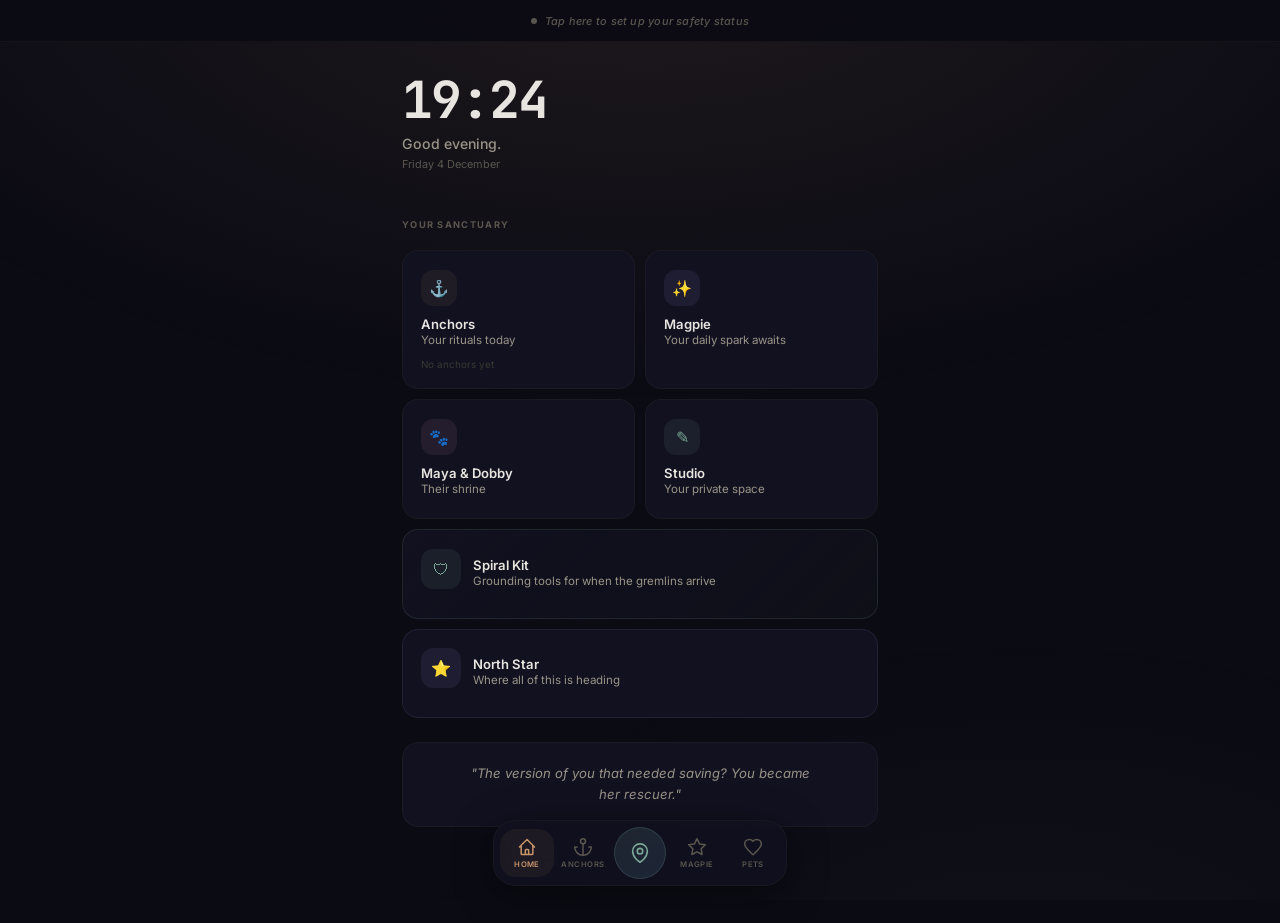
<file: index.html>
<!DOCTYPE html>
<html lang="en">
<head>
  <meta charset="UTF-8" />
  <meta name="viewport" content="width=device-width, initial-scale=1.0, viewport-fit=cover" />
  <title>mp</title>
  <link rel="manifest" href="manifest.json">
  <meta name="theme-color" content="#0b0b14">
  <meta name="apple-mobile-web-app-capable" content="yes">
  <meta name="apple-mobile-web-app-status-bar-style" content="black-translucent">
  <link rel="apple-touch-icon" href="icon-192.png">
  <link rel="preconnect" href="https://fonts.googleapis.com" />
  <link href="https://fonts.googleapis.com/css2?family=Inter:wght@400;500;600;700;800&family=JetBrains+Mono:wght@400;500;700&display=swap" rel="stylesheet" />
  <link rel="stylesheet" href="style.css" />
  <style>
    .greeting-wrap {
      padding: 2rem 0 1.5rem;
    }
    .greeting-time {
      font-family: 'JetBrains Mono', monospace;
      font-size: 3.2rem;
      font-weight: 700;
      letter-spacing: -0.04em;
      line-height: 1;
      color: var(--text);
      background: linear-gradient(135deg, var(--text) 40%, var(--amber));
      -webkit-background-clip: text;
      -webkit-text-fill-color: transparent;
      background-clip: text;
    }
    .greeting-text {
      font-size: 0.88rem;
      color: var(--text2);
      margin-top: 0.6rem;
      font-weight: 500;
    }
    .greeting-date {
      font-size: 0.68rem;
      color: var(--text3);
      margin-top: 0.35rem;
    }

    .home-grid {
      display: grid;
      grid-template-columns: 1fr 1fr;
      gap: 10px;
      margin-top: 1.25rem;
    }
    .home-grid .card-interactive { min-height: 120px; }
    .home-grid .card-full { grid-column: 1 / -1; min-height: auto; }

    .card-icon-wrap {
      width: 36px; height: 36px;
      border-radius: var(--r-sm);
      display: flex; align-items: center; justify-content: center;
      margin-bottom: 0.65rem;
      font-size: 1rem;
    }

    .card-counter {
      font-family: 'JetBrains Mono', monospace;
      font-size: 1.6rem;
      font-weight: 700;
      color: var(--text);
      line-height: 1;
      margin-bottom: 0.1rem;
    }

    .anchor-mini {
      display: flex;
      gap: 4px;
      margin-top: 0.5rem;
      flex-wrap: wrap;
    }
    .anchor-mini-dot {
      width: 8px; height: 8px;
      border-radius: 50%;
      background: var(--text4);
    }
    .anchor-mini-dot.done { background: var(--amber); }

    .quote-section {
      margin-top: 1.5rem;
      padding: 1.25rem;
      background: var(--surface);
      border: 1px solid var(--border);
      border-radius: var(--r);
      text-align: center;
    }
    .quote-text {
      font-size: 0.82rem;
      color: var(--text2);
      line-height: 1.65;
      font-style: italic;
      max-width: 340px;
      margin: 0 auto;
    }
  </style>
</head>
<body>
  <!-- Safety Bar -->
  <div class="safety-bar" id="safetyBar"></div>

  <div class="page">
    <!-- Greeting -->
    <div class="greeting-wrap fade-up">
      <div class="greeting-time" id="clock">--:--</div>
      <div class="greeting-text" id="greeting"></div>
      <div class="greeting-date" id="dateStr"></div>
    </div>

    <!-- Module cards -->
    <div class="section-head fade-up" style="animation-delay:0.06s">
      <span class="label">Your sanctuary</span>
    </div>

    <div class="home-grid stagger">
      <!-- Anchors -->
      <a href="anchors.html" class="card card-interactive">
        <div class="card-icon-wrap bg-amber-dim text-amber">&#9875;</div>
        <div class="card-title">Anchors</div>
        <div class="card-desc">Your rituals today</div>
        <div class="anchor-mini" id="anchorDots"></div>
      </a>

      <!-- Magpie -->
      <a href="magpie.html" class="card card-interactive">
        <div class="card-icon-wrap bg-lav-dim text-lav">&#10024;</div>
        <div class="card-title">Magpie</div>
        <div class="card-desc" id="magpieStatus">Your daily spark</div>
      </a>

      <!-- Maya & Dobby -->
      <a href="pets.html" class="card card-interactive">
        <div class="card-icon-wrap bg-rose-dim text-rose">&#128062;</div>
        <div class="card-title">Maya & Dobby</div>
        <div class="card-desc" id="petsDesc">Their shrine</div>
      </a>

      <!-- Studio -->
      <a href="studio.html" class="card card-interactive">
        <div class="card-icon-wrap bg-sage-dim text-sage">&#9998;</div>
        <div class="card-title">Studio</div>
        <div class="card-desc">Your private space</div>
      </a>

      <!-- Spiral Kit (full width, special) -->
      <a href="spiral.html" class="card card-interactive card-full" style="border-color: rgba(123,166,149,0.15); background: linear-gradient(135deg, var(--surface), rgba(123,166,149,0.03));">
        <div style="display:flex; align-items:center; gap:0.75rem;">
          <div class="card-icon-wrap bg-sage-dim text-sage" style="width:40px;height:40px;">&#128737;</div>
          <div>
            <div class="card-title">Spiral Kit</div>
            <div class="card-desc">Grounding tools for when the gremlins arrive</div>
          </div>
        </div>
      </a>

      <!-- North Star -->
      <a href="north-star.html" class="card card-interactive card-full" style="border-color: rgba(155,142,196,0.12);">
        <div style="display:flex; align-items:center; gap:0.75rem;">
          <div class="card-icon-wrap bg-lav-dim text-lav" style="width:40px;height:40px;">&#11088;</div>
          <div>
            <div class="card-title">North Star</div>
            <div class="card-desc">Where all of this is heading</div>
          </div>
        </div>
      </a>
    </div>

    <!-- Daily quote / affirmation -->
    <div class="quote-section fade-up" style="animation-delay:0.4s" id="dailyQuote"></div>
  </div>

  <!-- Dock -->
  <nav class="dock">
    <a class="dock-item" href="index.html">
      <svg viewBox="0 0 24 24"><path d="M3 12l2-2m0 0l7-7 7 7M5 10v10a1 1 0 001 1h3m10-11l2 2m-2-2v10a1 1 0 01-1 1h-3m-4 0a1 1 0 01-1-1v-4a1 1 0 011-1h2a1 1 0 011 1v4a1 1 0 01-1 1h-2z"/></svg>
      <span>Home</span>
    </a>
    <a class="dock-item" href="anchors.html">
      <svg viewBox="0 0 24 24"><circle cx="12" cy="5" r="3"/><line x1="12" y1="8" x2="12" y2="22"/><path d="M5 12H2a10 10 0 0020 0h-3"/></svg>
      <span>Anchors</span>
    </a>
    <a class="dock-item spiral-btn" href="spiral.html">
      <svg viewBox="0 0 24 24"><path d="M12 22s-8-4.5-8-11.8A8 8 0 0112 2a8 8 0 018 8.2c0 7.3-8 11.8-8 11.8z"/><circle cx="12" cy="10" r="3"/></svg>
    </a>
    <a class="dock-item" href="magpie.html">
      <svg viewBox="0 0 24 24"><polygon points="12 2 15.09 8.26 22 9.27 17 14.14 18.18 21.02 12 17.77 5.82 21.02 7 14.14 2 9.27 8.91 8.26 12 2"/></svg>
      <span>Magpie</span>
    </a>
    <a class="dock-item" href="pets.html">
      <svg viewBox="0 0 24 24"><path d="M12 21.35l-1.45-1.32C5.4 15.36 2 12.28 2 8.5 2 5.42 4.42 3 7.5 3c1.74 0 3.41.81 4.5 2.09C13.09 3.81 14.76 3 16.5 3 19.58 3 22 5.42 22 8.5c0 3.78-3.4 6.86-8.55 11.54L12 21.35z" fill="none"/></svg>
      <span>Pets</span>
    </a>
  </nav>

  <script src="sanctuary.js"></script>
  <script>
    // ── Clock & Greeting ─────────────────────
    function updateClock() {
      var now = new Date();
      var h = now.getHours();
      var hh = h.toString().padStart(2, '0');
      var mm = now.getMinutes().toString().padStart(2, '0');
      document.getElementById('clock').textContent = hh + ':' + mm;

      var part = h < 6 ? 'The world is quiet. So can you be.'
        : h < 12 ? 'Good morning, Mandy.'
        : h < 17 ? 'Good afternoon.'
        : h < 21 ? 'Good evening.'
        : 'You made it through another day.';
      document.getElementById('greeting').textContent = part;

      document.getElementById('dateStr').textContent = now.toLocaleDateString('en-GB', {
        weekday: 'long', day: 'numeric', month: 'long'
      });
    }
    updateClock();
    setInterval(updateClock, 30000);

    // ── Anchor dots ──────────────────────────
    function renderAnchorDots() {
      var anchors = sLoad(S_KEYS.anchors, []);
      var log = sLoad(S_KEYS.anchorsLog, {});
      var today = sToday();
      var todayLog = log[today] || [];
      var el = document.getElementById('anchorDots');
      if (!anchors.length) {
        el.innerHTML = '<span style="font-size:0.62rem;color:var(--text4)">No anchors yet</span>';
        return;
      }
      el.innerHTML = anchors.map(function (a) {
        var done = todayLog.indexOf(a.id) !== -1;
        return '<div class="anchor-mini-dot' + (done ? ' done' : '') + '" title="' + sEsc(a.name) + '"></div>';
      }).join('');
    }
    renderAnchorDots();

    // ── Magpie status ────────────────────────
    function renderMagpieStatus() {
      var data = sLoad(S_KEYS.magpie, {});
      var el = document.getElementById('magpieStatus');
      if (data.lastDate === sToday() && data.watched) {
        el.textContent = 'Spark collected today';
        el.style.color = 'var(--safe)';
      } else {
        el.textContent = 'Your daily spark awaits';
      }
    }
    renderMagpieStatus();

    // ── Pets desc ────────────────────────────
    function renderPetsDesc() {
      var pets = sLoad(S_KEYS.pets, { entries: [] });
      var el = document.getElementById('petsDesc');
      var c = pets.entries ? pets.entries.length : 0;
      el.textContent = c ? c + ' memories saved' : 'Their shrine';
    }
    renderPetsDesc();

    // ── Daily quote / affirmation ────────────
    var QUOTES = [
      'You have survived 100% of your worst days.',
      'Showing up — even half-assed — counts.',
      'You are not behind. You are not broken. You are building something.',
      'The fact that you are trying at all is the bravest thing.',
      'Rest is not giving up. Rest is how you keep going.',
      'You don\'t have to earn safety. It\'s yours.',
      'Some days the win is just being here. That\'s enough.',
      'Healing isn\'t linear, and that\'s not a failure.',
      'The version of you that needed saving? You became her rescuer.',
      'You built your own rituals when no one gave you any. That takes strength.',
      'Maya is in the next room. Dobby is probably doing something ridiculous.',
      'Every IVA payment is a brick in the foundation you\'re building.',
      'The Antikythera Mechanism existed for 2000 years before anyone understood it. Some things take time.',
      'Your body got you through today. Thank it.',
      'You are allowed to take up space. You are allowed to be here.'
    ];

    function renderQuote() {
      // Use the day of year as seed for consistency within a day
      var now = new Date();
      var start = new Date(now.getFullYear(), 0, 0);
      var dayOfYear = Math.floor((now - start) / 86400000);
      var q = QUOTES[dayOfYear % QUOTES.length];
      document.getElementById('dailyQuote').innerHTML =
        '<div class="quote-text">"' + q + '"</div>';
    }
    renderQuote();
  </script>
</body>
</html>
</file>
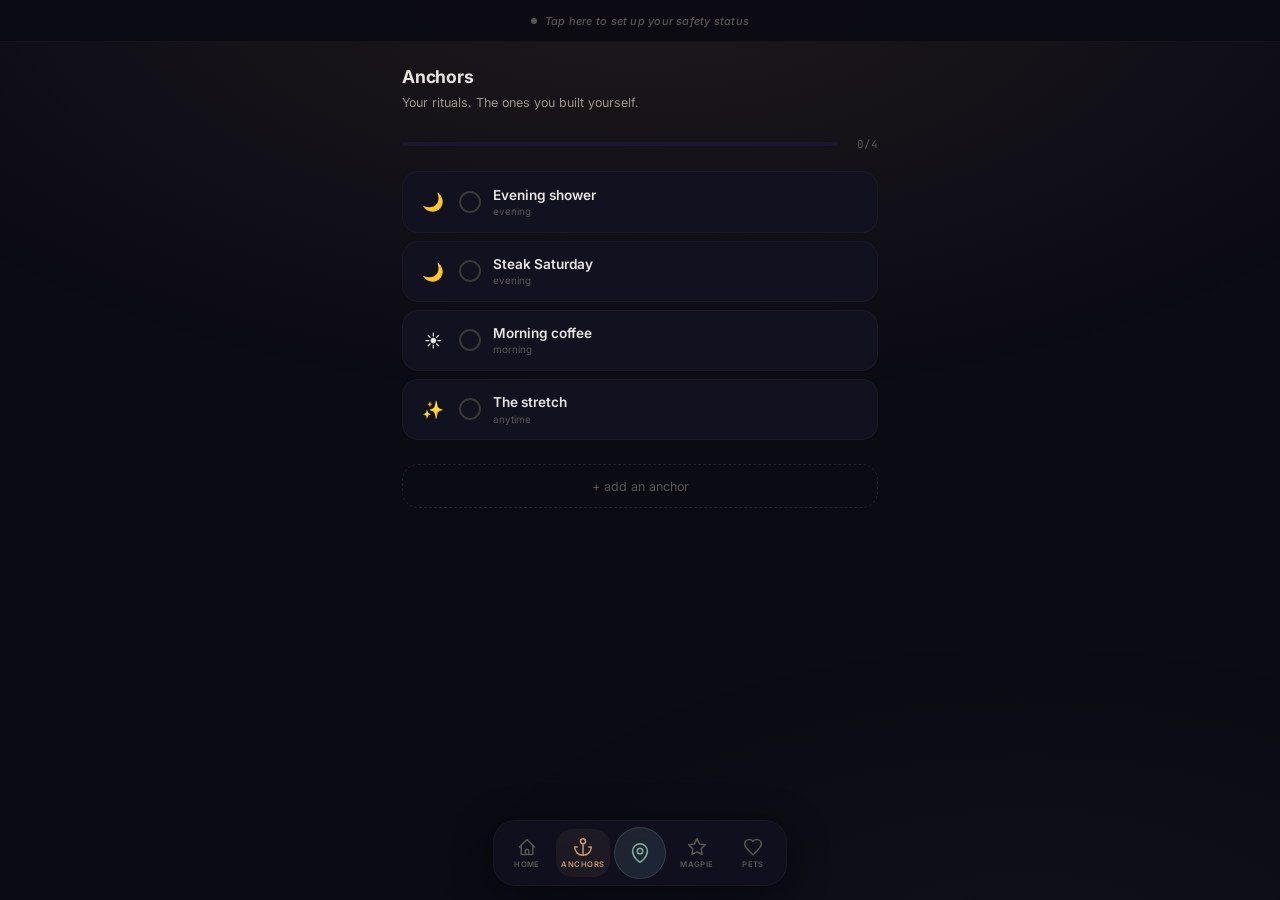
<file: anchors.html>
<!DOCTYPE html>
<html lang="en">
<head>
  <meta charset="UTF-8" />
  <meta name="viewport" content="width=device-width, initial-scale=1.0, viewport-fit=cover" />
  <title>mp &middot; anchors</title>
  <link rel="manifest" href="manifest.json">
  <meta name="theme-color" content="#0b0b14">
  <meta name="apple-mobile-web-app-capable" content="yes">
  <meta name="apple-mobile-web-app-status-bar-style" content="black-translucent">
  <link rel="apple-touch-icon" href="icon-192.png">
  <link href="https://fonts.googleapis.com/css2?family=Inter:wght@400;500;600;700;800&family=JetBrains+Mono:wght@400;500;700&display=swap" rel="stylesheet" />
  <link rel="stylesheet" href="style.css" />
  <style>
    .anchor-header {
      padding: 1.5rem 0 0.5rem;
    }
    .anchor-message {
      font-size: 0.78rem;
      color: var(--text2);
      line-height: 1.6;
      margin-top: 0.4rem;
      min-height: 1.5em;
      transition: opacity 0.4s;
    }
    .anchor-progress {
      display: flex;
      align-items: center;
      gap: 8px;
      margin: 1rem 0 1.25rem;
    }
    .anchor-bar-track {
      flex: 1;
      height: 4px;
      background: var(--surface2);
      border-radius: 2px;
      overflow: hidden;
    }
    .anchor-bar-fill {
      height: 100%;
      background: var(--amber);
      border-radius: 2px;
      transition: width 0.6s var(--ease-out);
    }
    .anchor-bar-label {
      font-family: 'JetBrains Mono', monospace;
      font-size: 0.68rem;
      color: var(--text3);
      min-width: 32px;
      text-align: right;
    }

    .anchor-list {
      display: flex;
      flex-direction: column;
      gap: 8px;
      margin-bottom: 1.5rem;
    }

    .toggle-icon {
      font-size: 1.1rem;
      width: 28px;
      text-align: center;
      flex-shrink: 0;
    }

    .anchor-celebration {
      text-align: center;
      padding: 2rem 1rem;
      animation: fadeUp 0.5s var(--ease-out) both;
    }
    .celebration-icon {
      font-size: 2rem;
      margin-bottom: 0.5rem;
    }
    .celebration-text {
      font-size: 0.88rem;
      color: var(--amber);
      font-weight: 600;
    }
    .celebration-sub {
      font-size: 0.72rem;
      color: var(--text3);
      margin-top: 0.3rem;
    }

    .add-anchor-btn {
      width: 100%;
      padding: 0.85rem;
      border: 1px dashed var(--border-warm);
      border-radius: var(--r);
      background: none;
      color: var(--text3);
      font-family: inherit;
      font-size: 0.78rem;
      cursor: pointer;
      transition: all 0.25s;
    }
    .add-anchor-btn:hover {
      border-color: var(--amber);
      color: var(--amber);
      background: var(--amber-dim);
    }

    .time-chips {
      display: flex;
      gap: 6px;
      margin-top: 0.5rem;
    }
  </style>
</head>
<body>
  <!-- Safety Bar -->
  <div class="safety-bar" id="safetyBar"></div>

  <div class="page">
    <div class="anchor-header fade-up">
      <div class="page-title">Anchors</div>
      <div class="anchor-message" id="anchorMsg">Your rituals. The ones you built yourself.</div>
    </div>

    <!-- Progress bar -->
    <div class="anchor-progress fade-up" style="animation-delay:0.06s">
      <div class="anchor-bar-track">
        <div class="anchor-bar-fill" id="anchorFill" style="width:0%"></div>
      </div>
      <div class="anchor-bar-label" id="anchorCount">0/0</div>
    </div>

    <!-- Anchor list -->
    <div class="anchor-list stagger" id="anchorList"></div>

    <!-- Celebration -->
    <div id="celebration" class="hidden"></div>

    <!-- Add button -->
    <button class="add-anchor-btn" id="addBtn">+ add an anchor</button>
  </div>

  <!-- Add/Edit Sheet -->
  <div class="sheet-overlay" id="sheetOverlay">
    <div class="sheet">
      <div class="sheet-handle"></div>
      <div class="sheet-body">
        <div class="sheet-title" id="sheetTitle">New anchor</div>
        <div class="form-group">
          <label class="form-label">What's the ritual?</label>
          <input class="glass-input" id="anchorName" placeholder="Morning coffee, evening shower..." />
        </div>
        <div class="form-group">
          <label class="form-label">Icon (optional)</label>
          <input class="glass-input" id="anchorIcon" placeholder="An emoji, or leave blank" maxlength="4" style="width:80px" />
        </div>
        <div class="form-group">
          <label class="form-label">When</label>
          <div class="time-chips" id="timeChips">
            <button class="chip" data-time="morning">Morning</button>
            <button class="chip" data-time="afternoon">Afternoon</button>
            <button class="chip" data-time="evening">Evening</button>
            <button class="chip" data-time="anytime">Anytime</button>
          </div>
        </div>
        <div style="display:flex; gap:8px; margin-top:1.25rem;">
          <button class="btn btn-amber btn-full" id="saveAnchor">Save</button>
          <button class="btn btn-ghost" id="cancelAnchor">Cancel</button>
        </div>
        <button class="btn btn-ghost btn-full mt-2 hidden" id="deleteAnchor" style="color:var(--danger);border-color:rgba(212,123,123,0.2)">Remove this anchor</button>
      </div>
    </div>
  </div>

  <!-- Dock -->
  <nav class="dock">
    <a class="dock-item" href="index.html">
      <svg viewBox="0 0 24 24"><path d="M3 12l2-2m0 0l7-7 7 7M5 10v10a1 1 0 001 1h3m10-11l2 2m-2-2v10a1 1 0 01-1 1h-3m-4 0a1 1 0 01-1-1v-4a1 1 0 011-1h2a1 1 0 011 1v4a1 1 0 01-1 1h-2z"/></svg>
      <span>Home</span>
    </a>
    <a class="dock-item" href="anchors.html">
      <svg viewBox="0 0 24 24"><circle cx="12" cy="5" r="3"/><line x1="12" y1="8" x2="12" y2="22"/><path d="M5 12H2a10 10 0 0020 0h-3"/></svg>
      <span>Anchors</span>
    </a>
    <a class="dock-item spiral-btn" href="spiral.html">
      <svg viewBox="0 0 24 24"><path d="M12 22s-8-4.5-8-11.8A8 8 0 0112 2a8 8 0 018 8.2c0 7.3-8 11.8-8 11.8z"/><circle cx="12" cy="10" r="3"/></svg>
    </a>
    <a class="dock-item" href="magpie.html">
      <svg viewBox="0 0 24 24"><polygon points="12 2 15.09 8.26 22 9.27 17 14.14 18.18 21.02 12 17.77 5.82 21.02 7 14.14 2 9.27 8.91 8.26 12 2"/></svg>
      <span>Magpie</span>
    </a>
    <a class="dock-item" href="pets.html">
      <svg viewBox="0 0 24 24"><path d="M12 21.35l-1.45-1.32C5.4 15.36 2 12.28 2 8.5 2 5.42 4.42 3 7.5 3c1.74 0 3.41.81 4.5 2.09C13.09 3.81 14.76 3 16.5 3 19.58 3 22 5.42 22 8.5c0 3.78-3.4 6.86-8.55 11.54L12 21.35z" fill="none"/></svg>
      <span>Pets</span>
    </a>
  </nav>

  <script src="sanctuary.js"></script>
  <script>
    // ── Default anchors ──────────────────────
    var DEFAULTS = [
      { id: 'coffee',  name: 'Morning coffee',    icon: '', time: 'morning' },
      { id: 'shower',  name: 'Evening shower',    icon: '', time: 'evening' },
      { id: 'stretch', name: 'The stretch',       icon: '', time: 'anytime' },
      { id: 'steak',   name: 'Steak Saturday',    icon: '', time: 'evening' },
    ];

    var anchors = sLoad(S_KEYS.anchors, null);
    if (anchors === null) {
      anchors = DEFAULTS;
      sSave(S_KEYS.anchors, anchors);
    }

    var editingId = null;
    var selectedTime = 'anytime';

    var MESSAGES = {
      none: 'Your rituals. The ones you built yourself.',
      some: 'You showed up today. That counts.',
      all:  'Every single one. You did the whole thing.',
      missed: 'No pressure. They\'ll be here tomorrow.'
    };

    function getLog() {
      return sLoad(S_KEYS.anchorsLog, {});
    }
    function saveLog(log) {
      sSave(S_KEYS.anchorsLog, log);
    }

    function render() {
      var log = getLog();
      var today = sToday();
      var todayLog = log[today] || [];
      var total = anchors.length;
      var done = 0;

      var listEl = document.getElementById('anchorList');
      if (!total) {
        listEl.innerHTML = '<div class="empty"><div class="empty-text">No anchors yet. Add the rituals that ground you.</div></div>';
        document.getElementById('anchorFill').style.width = '0%';
        document.getElementById('anchorCount').textContent = '0/0';
        document.getElementById('anchorMsg').textContent = MESSAGES.none;
        document.getElementById('celebration').classList.add('hidden');
        return;
      }

      // Sort: morning first, then afternoon, evening, anytime
      var order = { morning: 0, afternoon: 1, evening: 2, anytime: 3 };
      var sorted = anchors.slice().sort(function (a, b) {
        return (order[a.time] || 3) - (order[b.time] || 3);
      });

      listEl.innerHTML = sorted.map(function (a) {
        var isDone = todayLog.indexOf(a.id) !== -1;
        if (isDone) done++;
        var icon = a.icon || { morning: '\u2600\uFE0F', afternoon: '\uD83C\uDF24\uFE0F', evening: '\uD83C\uDF19', anytime: '\u2728' }[a.time] || '\u2728';
        return '<button class="soft-toggle' + (isDone ? ' done' : '') + '" data-id="' + a.id + '">'
          + '<span class="toggle-icon">' + icon + '</span>'
          + '<div class="toggle-check"><svg viewBox="0 0 24 24"><polyline points="20 6 9 17 4 12"/></svg></div>'
          + '<div class="toggle-content">'
          +   '<div class="toggle-name">' + sEsc(a.name) + '</div>'
          +   '<div class="toggle-time">' + a.time + '</div>'
          + '</div>'
          + '</button>';
      }).join('');

      // Progress
      var pct = total ? Math.round(done / total * 100) : 0;
      document.getElementById('anchorFill').style.width = pct + '%';
      document.getElementById('anchorCount').textContent = done + '/' + total;

      // Message
      var msgEl = document.getElementById('anchorMsg');
      if (done === total && total > 0) {
        msgEl.textContent = MESSAGES.all;
        msgEl.style.color = 'var(--amber)';
      } else if (done > 0) {
        msgEl.textContent = MESSAGES.some;
        msgEl.style.color = 'var(--text2)';
      } else {
        msgEl.textContent = MESSAGES.none;
        msgEl.style.color = 'var(--text2)';
      }

      // Celebration
      var celEl = document.getElementById('celebration');
      if (done === total && total > 0) {
        celEl.classList.remove('hidden');
        celEl.innerHTML = '<div class="anchor-celebration">'
          + '<div class="celebration-text">Every single anchor, held.</div>'
          + '<div class="celebration-sub">You showed up for yourself today.</div>'
          + '</div>';
      } else {
        celEl.classList.add('hidden');
      }

      // Toggle handlers
      listEl.querySelectorAll('.soft-toggle').forEach(function (btn) {
        btn.addEventListener('click', function () {
          var id = btn.dataset.id;
          var log = getLog();
          var today = sToday();
          if (!log[today]) log[today] = [];
          var idx = log[today].indexOf(id);
          if (idx === -1) {
            log[today].push(id);
            sToast('Anchored.');
          } else {
            log[today].splice(idx, 1);
          }
          saveLog(log);
          render();
        });

        // Long press to edit
        var timer;
        btn.addEventListener('mousedown', function () {
          timer = setTimeout(function () { openEdit(btn.dataset.id); }, 600);
        });
        btn.addEventListener('mouseup', function () { clearTimeout(timer); });
        btn.addEventListener('mouseleave', function () { clearTimeout(timer); });
        btn.addEventListener('touchstart', function (e) {
          timer = setTimeout(function () { e.preventDefault(); openEdit(btn.dataset.id); }, 600);
        }, { passive: false });
        btn.addEventListener('touchend', function () { clearTimeout(timer); });
      });
    }

    // ── Sheet controls ───────────────────────
    var overlay = document.getElementById('sheetOverlay');
    var nameInput = document.getElementById('anchorName');
    var iconInput = document.getElementById('anchorIcon');

    function openSheet() {
      overlay.classList.add('open');
      setTimeout(function () { nameInput.focus(); }, 300);
    }
    function closeSheet() {
      overlay.classList.remove('open');
      editingId = null;
      nameInput.value = '';
      iconInput.value = '';
      selectedTime = 'anytime';
      updateTimeChips();
      document.getElementById('sheetTitle').textContent = 'New anchor';
      document.getElementById('deleteAnchor').classList.add('hidden');
    }

    function openEdit(id) {
      var a = anchors.find(function (x) { return x.id === id; });
      if (!a) return;
      editingId = id;
      nameInput.value = a.name;
      iconInput.value = a.icon || '';
      selectedTime = a.time || 'anytime';
      updateTimeChips();
      document.getElementById('sheetTitle').textContent = 'Edit anchor';
      document.getElementById('deleteAnchor').classList.remove('hidden');
      openSheet();
    }

    function updateTimeChips() {
      document.querySelectorAll('#timeChips .chip').forEach(function (c) {
        c.classList.toggle('active', c.dataset.time === selectedTime);
      });
    }

    document.querySelectorAll('#timeChips .chip').forEach(function (c) {
      c.addEventListener('click', function () {
        selectedTime = c.dataset.time;
        updateTimeChips();
      });
    });
    updateTimeChips();

    document.getElementById('addBtn').addEventListener('click', function () {
      editingId = null;
      document.getElementById('sheetTitle').textContent = 'New anchor';
      document.getElementById('deleteAnchor').classList.add('hidden');
      openSheet();
    });

    document.getElementById('saveAnchor').addEventListener('click', function () {
      var name = nameInput.value.trim();
      if (!name) return;
      if (editingId) {
        var a = anchors.find(function (x) { return x.id === editingId; });
        if (a) {
          a.name = name;
          a.icon = iconInput.value.trim();
          a.time = selectedTime;
        }
      } else {
        anchors.push({
          id: sId(),
          name: name,
          icon: iconInput.value.trim(),
          time: selectedTime
        });
      }
      sSave(S_KEYS.anchors, anchors);
      closeSheet();
      render();
    });

    document.getElementById('cancelAnchor').addEventListener('click', closeSheet);
    overlay.addEventListener('click', function (e) {
      if (e.target === overlay) closeSheet();
    });

    document.getElementById('deleteAnchor').addEventListener('click', function () {
      if (!editingId) return;
      anchors = anchors.filter(function (a) { return a.id !== editingId; });
      sSave(S_KEYS.anchors, anchors);
      closeSheet();
      render();
      sToast('Anchor removed');
    });

    render();
  </script>
</body>
</html>
</file>
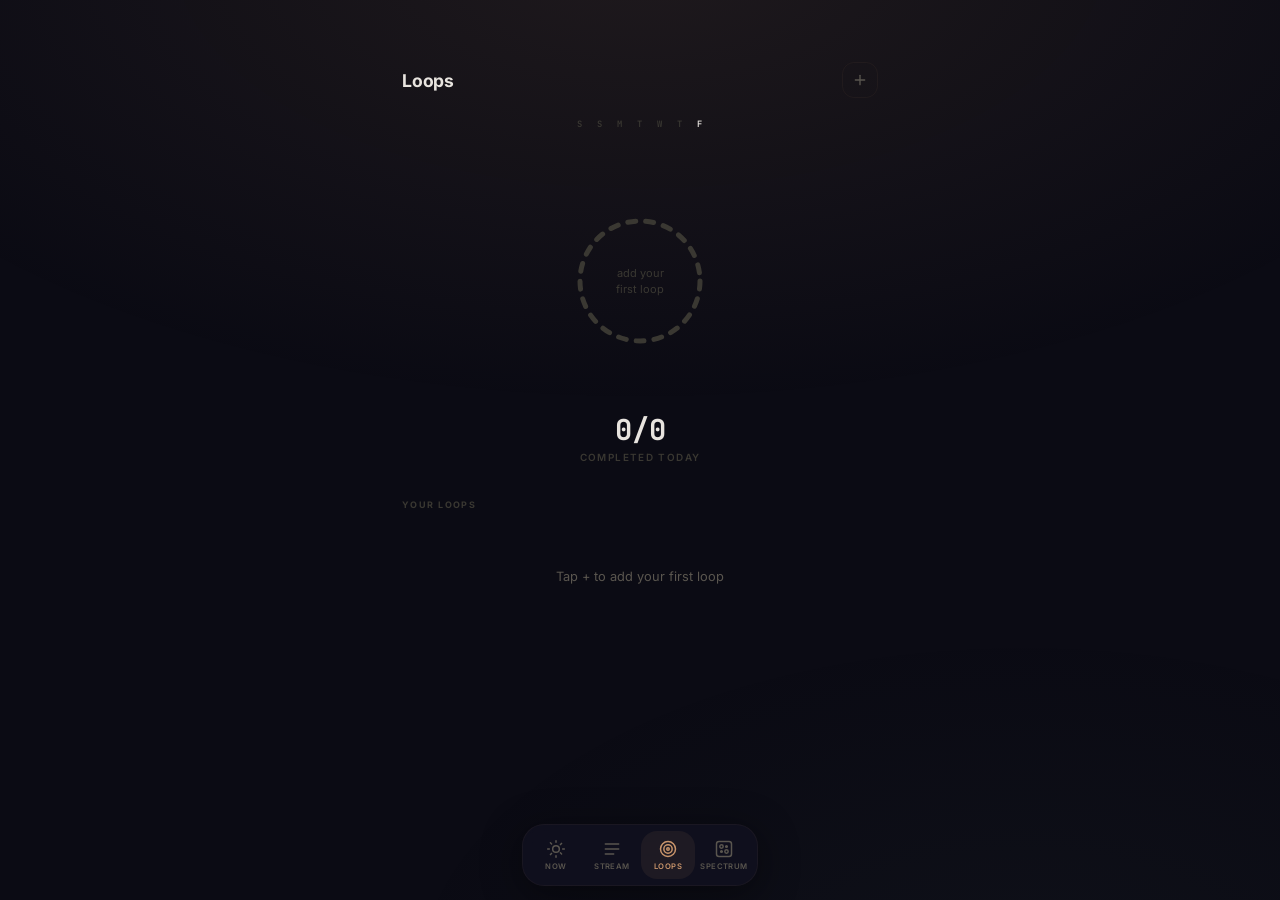
<file: loops.html>
<!DOCTYPE html>
<html lang="en">
<head>
  <meta charset="UTF-8" />
  <meta name="viewport" content="width=device-width, initial-scale=1.0, viewport-fit=cover" />
  <title>Loops — mp</title>
  <meta name="theme-color" content="#08090d">
  <meta name="apple-mobile-web-app-capable" content="yes">
  <meta name="apple-mobile-web-app-status-bar-style" content="black-translucent">
  <link rel="apple-touch-icon" href="icon-192.png">
  <link rel="manifest" href="manifest.json">
  <link rel="preconnect" href="https://fonts.googleapis.com" />
  <link href="https://fonts.googleapis.com/css2?family=Inter:wght@400;500;600;700;800;900&family=JetBrains+Mono:wght@400;500;700&display=swap" rel="stylesheet" />
  <link rel="stylesheet" href="style.css" />

  <style>
    /* ── Ring visualization ── */
    .rings-wrap {
      display: flex;
      justify-content: center;
      align-items: center;
      padding: 1.5rem 0 1rem;
    }
    .rings-svg {
      width: 220px;
      height: 220px;
    }
    .ring {
      fill: none;
      stroke-width: 7;
      stroke-linecap: round;
      transition: stroke-dashoffset 0.6s ease, opacity 0.6s ease, filter 0.6s ease;
    }
    .ring--incomplete {
      opacity: 0.18;
      stroke-dasharray: 6 8;
    }
    .ring--complete {
      opacity: 1;
      stroke-dasharray: none;
    }
    .placeholder-ring {
      fill: none;
      stroke: var(--text4);
      stroke-width: 5;
      stroke-linecap: round;
      stroke-dasharray: 8 10;
      animation: pulse 2.5s ease-in-out infinite;
    }
    .placeholder-text {
      font-family: 'Inter', sans-serif;
      font-size: 11px;
      fill: var(--text4);
      text-anchor: middle;
    }

    /* ── Completion counter ── */
    .completion {
      text-align: center;
      padding: 0.25rem 0 1.5rem;
    }
    .completion-num {
      font-family: 'JetBrains Mono', monospace;
      font-size: 1.8rem;
      font-weight: 700;
      color: var(--text);
    }
    .completion-label {
      font-size: 0.62rem;
      font-weight: 600;
      letter-spacing: 0.14em;
      text-transform: uppercase;
      color: var(--text4);
      margin-top: 0.15rem;
    }

    /* ── Week row ── */
    .week-row {
      display: flex;
      justify-content: center;
      gap: 12px;
      padding: 0.5rem 0 0.25rem;
    }
    .week-day {
      display: flex;
      flex-direction: column;
      align-items: center;
      gap: 5px;
    }
    .week-day-label {
      font-family: 'JetBrains Mono', monospace;
      font-size: 0.55rem;
      font-weight: 600;
      letter-spacing: 0.06em;
      color: var(--text4);
      text-transform: uppercase;
    }
    .week-day-label.today {
      color: var(--accent);
    }
    .week-dot {
      width: 8px;
      height: 8px;
      border-radius: 50%;
      background: var(--accent);
      transition: opacity 0.3s;
    }

    /* ── Habit list ── */
    .habit-list {
      display: flex;
      flex-direction: column;
      gap: 6px;
      padding-bottom: 1rem;
    }
    .habit-card {
      display: flex;
      align-items: center;
      gap: 0.75rem;
      padding: 0.75rem 0.9rem;
      background: var(--bg2);
      border: 1px solid var(--border);
      border-radius: var(--r);
      transition: border-color 0.3s;
    }
    .habit-card:hover {
      border-color: rgba(255, 255, 255, 0.1);
    }
    .habit-dot {
      width: 10px;
      height: 10px;
      border-radius: 50%;
      flex-shrink: 0;
    }
    .habit-name {
      flex: 1;
      font-size: 0.85rem;
      font-weight: 500;
      color: var(--text);
    }
    .habit-history {
      display: flex;
      gap: 4px;
      align-items: center;
      margin-right: 0.3rem;
    }
    .history-dot {
      width: 6px;
      height: 6px;
      border-radius: 50%;
      border: 1.5px solid var(--text4);
      background: transparent;
      transition: background 0.2s, border-color 0.2s;
    }
    .history-dot.filled {
      border-color: transparent;
    }
    .habit-toggle {
      width: 32px;
      height: 32px;
      border-radius: 50%;
      border: 2px solid var(--border);
      background: none;
      cursor: pointer;
      display: flex;
      align-items: center;
      justify-content: center;
      transition: all 0.2s var(--ease);
      flex-shrink: 0;
      color: transparent;
    }
    .habit-toggle:hover {
      border-color: var(--text3);
    }
    .habit-toggle.done {
      border-color: transparent;
      color: #fff;
    }
    .habit-toggle svg {
      width: 16px;
      height: 16px;
      stroke: currentColor;
      fill: none;
      stroke-width: 2.5;
      stroke-linecap: round;
      stroke-linejoin: round;
    }
    .habit-delete {
      width: 28px;
      height: 28px;
      border: none;
      background: none;
      color: var(--text4);
      cursor: pointer;
      display: flex;
      align-items: center;
      justify-content: center;
      border-radius: 50%;
      opacity: 0;
      transition: opacity 0.2s, color 0.2s, background 0.2s;
      flex-shrink: 0;
    }
    .habit-card:hover .habit-delete {
      opacity: 1;
    }
    .habit-delete:hover {
      color: var(--red);
      background: rgba(248, 113, 113, 0.1);
    }
    .habit-delete svg {
      width: 14px;
      height: 14px;
      stroke: currentColor;
      fill: none;
      stroke-width: 2;
      stroke-linecap: round;
    }

    /* ── Section label ── */
    .section-label {
      font-size: 0.56rem;
      font-weight: 700;
      letter-spacing: 0.16em;
      text-transform: uppercase;
      color: var(--text4);
      padding: 0.75rem 0 0.5rem;
    }

    /* ── Bottom sheet: color picker ── */
    .color-options {
      display: flex;
      gap: 10px;
      flex-wrap: wrap;
      margin: 0.75rem 0 1rem;
    }
    .color-opt {
      width: 32px;
      height: 32px;
      border-radius: 50%;
      border: 2px solid transparent;
      cursor: pointer;
      transition: border-color 0.2s, transform 0.15s;
    }
    .color-opt:hover {
      transform: scale(1.1);
    }
    .color-opt.selected {
      border-color: #fff;
      transform: scale(1.15);
    }

    .sheet-field {
      margin-bottom: 0.75rem;
    }
    .sheet-field-label {
      font-size: 0.62rem;
      font-weight: 600;
      letter-spacing: 0.12em;
      text-transform: uppercase;
      color: var(--text3);
      margin-bottom: 0.4rem;
    }

    /* ── Touch: show delete on mobile ── */
    @media (hover: none) {
      .habit-delete { opacity: 0.5; }
    }
  </style>
</head>

<body>
  <div class="page">
    <!-- Header -->
    <header class="page-head">
      <span class="page-title">Loops</span>
      <div class="page-actions">
        <button class="page-action" id="addBtn" aria-label="Add loop">
          <svg width="16" height="16" viewBox="0 0 24 24" fill="none" stroke="currentColor" stroke-width="2" stroke-linecap="round"><line x1="12" y1="5" x2="12" y2="19"/><line x1="5" y1="12" x2="19" y2="12"/></svg>
        </button>
      </div>
    </header>

    <!-- Week row -->
    <div class="week-row" id="weekRow"></div>

    <!-- Ring visualization -->
    <div class="rings-wrap">
      <svg class="rings-svg" id="ringsSvg" viewBox="0 0 220 220">
        <defs>
          <filter id="glow">
            <feGaussianBlur stdDeviation="3" result="blur"/>
            <feMerge>
              <feMergeNode in="blur"/>
              <feMergeNode in="SourceGraphic"/>
            </feMerge>
          </filter>
        </defs>
      </svg>
    </div>

    <!-- Completion -->
    <div class="completion" id="completion">
      <div class="completion-num">0/0</div>
      <div class="completion-label">completed today</div>
    </div>

    <!-- Habit list -->
    <div class="section-label">Your Loops</div>
    <div class="habit-list" id="habitList"></div>
  </div>

  <!-- Add habit bottom sheet -->
  <div class="sheet-overlay" id="addSheet">
    <div class="sheet">
      <div class="sheet-handle"></div>
      <div class="sheet-body">
        <div class="sheet-title">New Loop</div>
        <div class="sheet-field">
          <div class="sheet-field-label">Name</div>
          <input type="text" class="glass-input" id="loopNameInput" placeholder="e.g. Run, Meditate, Read..." maxlength="30" />
        </div>
        <div class="sheet-field">
          <div class="sheet-field-label">Color</div>
          <div class="color-options" id="colorOptions"></div>
        </div>
        <button class="btn btn-accent" id="saveLoopBtn" style="width:100%; padding: 0.75rem;">Save Loop</button>
      </div>
    </div>
  </div>

  <!-- Dock nav -->
  <nav class="dock">
    <a class="dock-item" href="index.html">
      <svg viewBox="0 0 24 24"><circle cx="12" cy="12" r="4"/><path d="M12 2v2m0 16v2m-10-10h2m16 0h2m-3.3-6.7-1.4 1.4M6.7 17.3l-1.4 1.4m0-14.1 1.4 1.4m10.6 10.6 1.4 1.4"/></svg>
      <span>Now</span>
    </a>
    <a class="dock-item" href="stream.html">
      <svg viewBox="0 0 24 24"><line x1="4" y1="6" x2="20" y2="6"/><line x1="4" y1="12" x2="20" y2="12"/><line x1="4" y1="18" x2="14" y2="18"/></svg>
      <span>Stream</span>
    </a>
    <a class="dock-item active" href="loops.html">
      <svg viewBox="0 0 24 24"><circle cx="12" cy="12" r="9"/><circle cx="12" cy="12" r="5"/><circle cx="12" cy="12" r="1.5"/></svg>
      <span>Loops</span>
    </a>
    <a class="dock-item" href="spectrum.html">
      <svg viewBox="0 0 24 24"><rect x="3" y="3" width="18" height="18" rx="3"/><circle cx="9" cy="9" r="2"/><circle cx="15" cy="15" r="2"/><circle cx="15" cy="9" r="1"/><circle cx="9" cy="15" r="1"/></svg>
      <span>Spectrum</span>
    </a>
  </nav>

  <script>
    /* ── Time accent ── */
    function setTimeAccent() {
      var h = new Date().getHours();
      var hue;
      if (h >= 6 && h < 12)       hue = 35;
      else if (h >= 12 && h < 17)  hue = 175;
      else if (h >= 17 && h < 21)  hue = 270;
      else                         hue = 220;
      document.documentElement.style.setProperty('--accent-h', hue);
    }
    setTimeAccent();

    /* ── Helpers ── */
    function genId() {
      return Date.now().toString(36) + Math.random().toString(36).slice(2, 7);
    }

    function todayStr() {
      var d = new Date();
      return d.getFullYear() + '-' +
        String(d.getMonth() + 1).padStart(2, '0') + '-' +
        String(d.getDate()).padStart(2, '0');
    }

    function dateStr(date) {
      return date.getFullYear() + '-' +
        String(date.getMonth() + 1).padStart(2, '0') + '-' +
        String(date.getDate()).padStart(2, '0');
    }

    /* ── Data ── */
    var COLORS = ['#a78bfa', '#f472b6', '#34d399', '#60a5fa', '#fbbf24', '#fb923c', '#f87171', '#2dd4bf'];

    function getLoops() {
      try { return JSON.parse(localStorage.getItem('mp_loops')) || []; }
      catch (e) { return []; }
    }
    function saveLoops(arr) {
      localStorage.setItem('mp_loops', JSON.stringify(arr));
    }
    function getLog() {
      try { return JSON.parse(localStorage.getItem('mp_loops_log')) || {}; }
      catch (e) { return {}; }
    }
    function saveLog(obj) {
      localStorage.setItem('mp_loops_log', JSON.stringify(obj));
    }

    function isTodayDone(loopId) {
      var log = getLog();
      var today = todayStr();
      return (log[today] || []).indexOf(loopId) !== -1;
    }

    function toggleToday(loopId) {
      var log = getLog();
      var today = todayStr();
      if (!log[today]) log[today] = [];
      var idx = log[today].indexOf(loopId);
      if (idx === -1) {
        log[today].push(loopId);
      } else {
        log[today].splice(idx, 1);
      }
      saveLog(log);
    }

    function isDone(loopId, dateString) {
      var log = getLog();
      return (log[dateString] || []).indexOf(loopId) !== -1;
    }

    /* ── Ring radii ── */
    function getRingRadii(count) {
      if (count === 0) return [];
      var minR = 30;
      var maxR = 95;
      if (count === 1) return [60];
      var step = Math.min(18, (maxR - minR) / (count - 1));
      var radii = [];
      var startR = 110 / 2 - ((count - 1) * step) / 2;
      if (startR < minR) startR = minR;
      for (var i = 0; i < count; i++) {
        radii.push(startR + i * step);
      }
      return radii;
    }

    /* ── Render rings SVG ── */
    function renderRings() {
      var svg = document.getElementById('ringsSvg');
      var loops = getLoops();
      var cx = 110, cy = 110;

      // Clear everything except defs
      var defs = svg.querySelector('defs');
      svg.innerHTML = '';
      svg.appendChild(defs);

      if (loops.length === 0) {
        // Placeholder
        var placeholderCircle = document.createElementNS('http://www.w3.org/2000/svg', 'circle');
        placeholderCircle.setAttribute('cx', cx);
        placeholderCircle.setAttribute('cy', cy);
        placeholderCircle.setAttribute('r', 60);
        placeholderCircle.classList.add('placeholder-ring');
        svg.appendChild(placeholderCircle);

        var text1 = document.createElementNS('http://www.w3.org/2000/svg', 'text');
        text1.setAttribute('x', cx);
        text1.setAttribute('y', cy - 4);
        text1.classList.add('placeholder-text');
        text1.textContent = 'add your';
        svg.appendChild(text1);

        var text2 = document.createElementNS('http://www.w3.org/2000/svg', 'text');
        text2.setAttribute('x', cx);
        text2.setAttribute('y', cy + 12);
        text2.classList.add('placeholder-text');
        text2.textContent = 'first loop';
        svg.appendChild(text2);
        return;
      }

      var radii = getRingRadii(loops.length);

      loops.forEach(function (loop, i) {
        var r = radii[i];
        var circumference = 2 * Math.PI * r;
        var done = isTodayDone(loop.id);

        // Background track
        var bg = document.createElementNS('http://www.w3.org/2000/svg', 'circle');
        bg.setAttribute('cx', cx);
        bg.setAttribute('cy', cy);
        bg.setAttribute('r', r);
        bg.setAttribute('fill', 'none');
        bg.setAttribute('stroke', loop.color);
        bg.setAttribute('stroke-width', '7');
        bg.setAttribute('stroke-linecap', 'round');
        bg.setAttribute('opacity', '0.07');
        svg.appendChild(bg);

        // Main ring
        var circle = document.createElementNS('http://www.w3.org/2000/svg', 'circle');
        circle.setAttribute('cx', cx);
        circle.setAttribute('cy', cy);
        circle.setAttribute('r', r);
        circle.setAttribute('stroke', loop.color);
        circle.setAttribute('transform', 'rotate(-90 ' + cx + ' ' + cy + ')');
        circle.classList.add('ring');

        if (done) {
          circle.classList.add('ring--complete');
          circle.setAttribute('stroke-dasharray', circumference);
          circle.setAttribute('stroke-dashoffset', '0');
          circle.setAttribute('filter', 'url(#glow)');
          circle.style.filter = 'drop-shadow(0 0 6px ' + loop.color + ')';
        } else {
          circle.classList.add('ring--incomplete');
          circle.setAttribute('stroke-dasharray', '6 8');
          circle.setAttribute('stroke-dashoffset', '0');
        }

        svg.appendChild(circle);
      });
    }

    /* ── Render completion ── */
    function renderCompletion() {
      var loops = getLoops();
      var done = 0;
      loops.forEach(function (l) {
        if (isTodayDone(l.id)) done++;
      });
      var el = document.getElementById('completion');
      el.querySelector('.completion-num').textContent = done + '/' + loops.length;
    }

    /* ── Render week row ── */
    function renderWeek() {
      var container = document.getElementById('weekRow');
      container.innerHTML = '';
      var loops = getLoops();
      var total = loops.length;
      var labels = ['M', 'T', 'W', 'T', 'F', 'S', 'S'];
      var now = new Date();
      var todayDow = now.getDay(); // 0=Sun
      // Build 7 days ending today
      for (var i = 6; i >= 0; i--) {
        var d = new Date(now);
        d.setDate(d.getDate() - i);
        var ds = dateStr(d);
        var dow = d.getDay();
        var dayLabel = labels[dow === 0 ? 6 : dow - 1];
        var isToday = i === 0;

        var doneCount = 0;
        if (total > 0) {
          loops.forEach(function (l) {
            if (isDone(l.id, ds)) doneCount++;
          });
        }
        var ratio = total > 0 ? doneCount / total : 0;

        var wrap = document.createElement('div');
        wrap.className = 'week-day';

        var lbl = document.createElement('div');
        lbl.className = 'week-day-label' + (isToday ? ' today' : '');
        lbl.textContent = dayLabel;

        var dot = document.createElement('div');
        dot.className = 'week-dot';
        dot.style.opacity = total === 0 ? 0.08 : (ratio > 0 ? Math.max(0.15, ratio) : 0.08);

        wrap.appendChild(lbl);
        wrap.appendChild(dot);
        container.appendChild(wrap);
      }
    }

    /* ── Render habit list ── */
    function renderHabitList() {
      var container = document.getElementById('habitList');
      container.innerHTML = '';
      var loops = getLoops();

      if (loops.length === 0) {
        var empty = document.createElement('div');
        empty.className = 'empty';
        empty.innerHTML = '<div class="empty-text">Tap + to add your first loop</div>';
        container.appendChild(empty);
        return;
      }

      // Last 7 days (oldest first)
      var days = [];
      var now = new Date();
      for (var i = 6; i >= 0; i--) {
        var d = new Date(now);
        d.setDate(d.getDate() - i);
        days.push(dateStr(d));
      }

      loops.forEach(function (loop) {
        var card = document.createElement('div');
        card.className = 'habit-card';

        // Color dot
        var dot = document.createElement('div');
        dot.className = 'habit-dot';
        dot.style.background = loop.color;

        // Name
        var name = document.createElement('div');
        name.className = 'habit-name';
        name.textContent = loop.name;

        // History dots
        var history = document.createElement('div');
        history.className = 'habit-history';
        days.forEach(function (ds) {
          var hd = document.createElement('div');
          hd.className = 'history-dot';
          if (isDone(loop.id, ds)) {
            hd.classList.add('filled');
            hd.style.background = loop.color;
          }
          history.appendChild(hd);
        });

        // Toggle
        var done = isTodayDone(loop.id);
        var toggle = document.createElement('button');
        toggle.className = 'habit-toggle' + (done ? ' done' : '');
        toggle.style.borderColor = done ? 'transparent' : loop.color + '44';
        toggle.style.background = done ? loop.color : 'none';
        toggle.innerHTML = '<svg viewBox="0 0 24 24"><polyline points="20 6 9 17 4 12"/></svg>';
        toggle.addEventListener('click', function () {
          toggleToday(loop.id);
          renderAll();
        });

        // Delete
        var del = document.createElement('button');
        del.className = 'habit-delete';
        del.innerHTML = '<svg viewBox="0 0 24 24"><line x1="18" y1="6" x2="6" y2="18"/><line x1="6" y1="6" x2="18" y2="18"/></svg>';
        del.addEventListener('click', function () {
          if (confirm('Delete "' + loop.name + '"?')) {
            var arr = getLoops().filter(function (l) { return l.id !== loop.id; });
            saveLoops(arr);
            renderAll();
          }
        });

        card.appendChild(dot);
        card.appendChild(name);
        card.appendChild(history);
        card.appendChild(toggle);
        card.appendChild(del);
        container.appendChild(card);
      });
    }

    function renderAll() {
      renderRings();
      renderCompletion();
      renderWeek();
      renderHabitList();
    }

    /* ── Bottom sheet ── */
    var sheet = document.getElementById('addSheet');
    var selectedColor = COLORS[0];

    function openSheet() {
      sheet.classList.add('open');
      document.getElementById('loopNameInput').value = '';
      selectedColor = COLORS[0];
      renderColorPicker();
      setTimeout(function () {
        document.getElementById('loopNameInput').focus();
      }, 350);
    }
    function closeSheet() {
      sheet.classList.remove('open');
    }

    document.getElementById('addBtn').addEventListener('click', openSheet);
    sheet.addEventListener('click', function (e) {
      if (e.target === sheet) closeSheet();
    });

    function renderColorPicker() {
      var container = document.getElementById('colorOptions');
      container.innerHTML = '';
      COLORS.forEach(function (c) {
        var opt = document.createElement('div');
        opt.className = 'color-opt' + (c === selectedColor ? ' selected' : '');
        opt.style.background = c;
        opt.addEventListener('click', function () {
          selectedColor = c;
          renderColorPicker();
        });
        container.appendChild(opt);
      });
    }

    document.getElementById('saveLoopBtn').addEventListener('click', function () {
      var name = document.getElementById('loopNameInput').value.trim();
      if (!name) return;
      var loops = getLoops();
      if (loops.length >= 7) {
        alert('Maximum 7 loops allowed');
        return;
      }
      loops.push({
        id: genId(),
        name: name,
        color: selectedColor,
        created: todayStr()
      });
      saveLoops(loops);
      closeSheet();
      renderAll();
    });

    // Save on Enter
    document.getElementById('loopNameInput').addEventListener('keydown', function (e) {
      if (e.key === 'Enter') {
        document.getElementById('saveLoopBtn').click();
      }
    });

    /* ── Init ── */
    renderColorPicker();
    renderAll();
  </script>
</body>
</html>
</file>
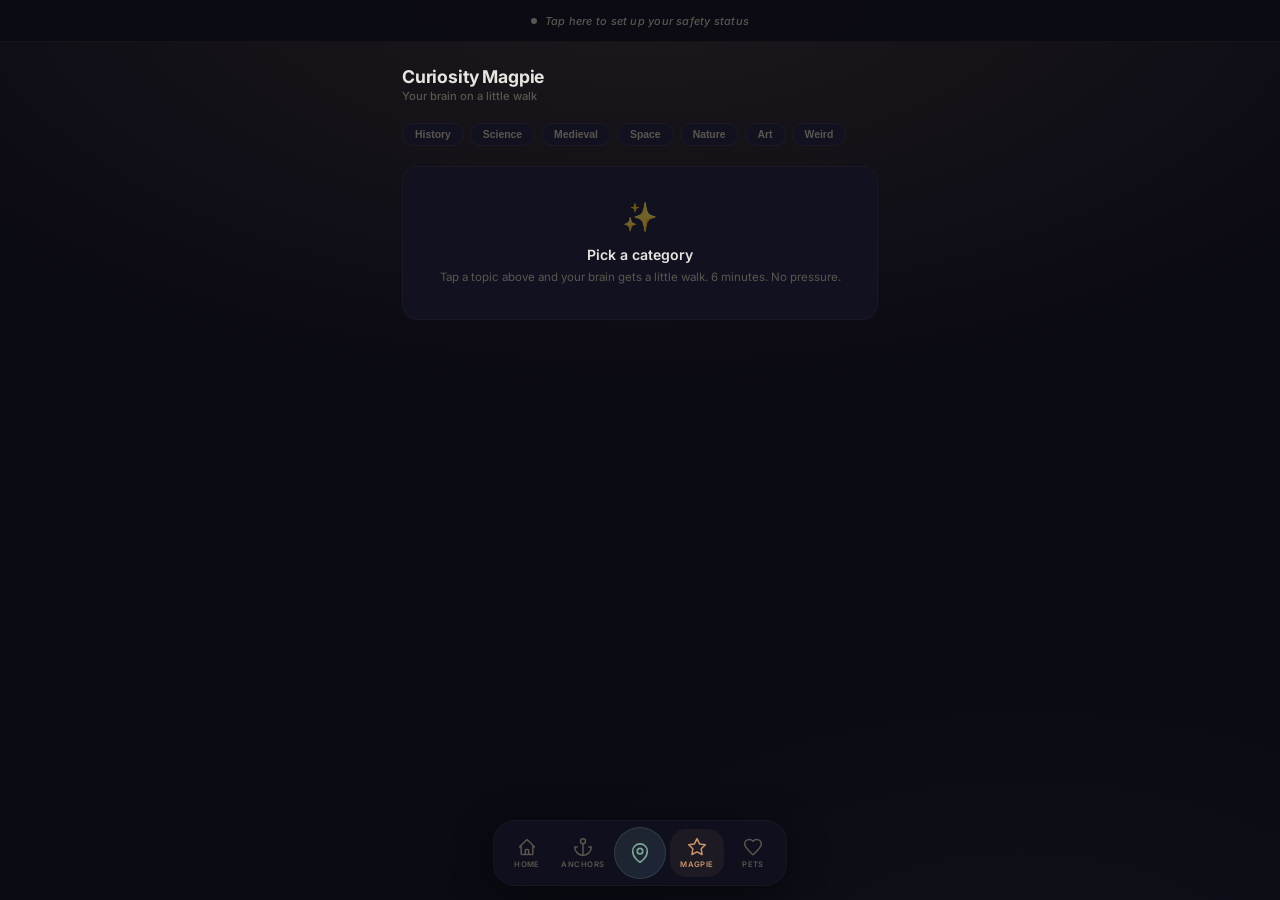
<file: magpie.html>
<!DOCTYPE html>
<html lang="en">
<head>
  <meta charset="UTF-8" />
  <meta name="viewport" content="width=device-width, initial-scale=1.0, viewport-fit=cover" />
  <title>mp &middot; magpie</title>
  <link rel="manifest" href="manifest.json">
  <meta name="theme-color" content="#0b0b14">
  <meta name="apple-mobile-web-app-capable" content="yes">
  <meta name="apple-mobile-web-app-status-bar-style" content="black-translucent">
  <link rel="apple-touch-icon" href="icon-192.png">
  <link href="https://fonts.googleapis.com/css2?family=Inter:wght@400;500;600;700;800&family=JetBrains+Mono:wght@400;500;700&display=swap" rel="stylesheet" />
  <link rel="stylesheet" href="style.css" />
  <style>
    .magpie-header {
      padding: 1.5rem 0 0.25rem;
    }
    .category-row {
      display: flex;
      flex-wrap: wrap;
      gap: 6px;
      margin: 1rem 0 1.25rem;
    }
    .topic-wrap {
      margin-bottom: 1.5rem;
    }
    .topic-card .topic-fun-fact {
      font-size: 0.72rem;
      color: var(--text3);
      line-height: 1.55;
      margin-top: 0.75rem;
      padding-top: 0.75rem;
      border-top: 1px solid var(--border);
    }
    .topic-action {
      margin-top: 1.25rem;
    }
    .search-link {
      display: inline-flex;
      align-items: center;
      gap: 0.4rem;
      font-size: 0.72rem;
      color: var(--lavender);
      text-decoration: none;
      margin-top: 0.6rem;
      font-weight: 500;
    }
    .search-link:hover { text-decoration: underline; }
    .spark-history {
      margin-top: 1rem;
    }
    .spark-item {
      display: flex;
      align-items: flex-start;
      gap: 0.6rem;
      padding: 0.6rem 0;
      border-bottom: 1px solid var(--border);
    }
    .spark-item:last-child { border-bottom: none; }
    .spark-cat {
      font-size: 0.55rem;
      font-weight: 700;
      letter-spacing: 0.1em;
      text-transform: uppercase;
      color: var(--lavender);
      min-width: 55px;
    }
    .spark-title-text {
      font-size: 0.78rem;
      color: var(--text);
    }
    .spark-date {
      font-size: 0.58rem;
      color: var(--text4);
      margin-top: 0.1rem;
      font-family: 'JetBrains Mono', monospace;
    }
    .shuffle-btn {
      width: 36px; height: 36px;
      border-radius: 50%;
      border: 1px solid var(--border);
      background: none;
      color: var(--text3);
      cursor: pointer;
      display: flex; align-items: center; justify-content: center;
      transition: all 0.25s;
    }
    .shuffle-btn:hover {
      border-color: var(--lavender);
      color: var(--lavender);
      background: var(--lavender-dim);
    }
  </style>
</head>
<body>
  <div class="safety-bar" id="safetyBar"></div>

  <div class="page">
    <div class="magpie-header fade-up">
      <div style="display:flex;align-items:center;justify-content:space-between;">
        <div>
          <div class="page-title">Curiosity Magpie</div>
          <div class="page-subtitle">Your brain on a little walk</div>
        </div>
        <button class="shuffle-btn" id="shuffleBtn" title="Pick a different topic">
          <svg width="16" height="16" viewBox="0 0 24 24" fill="none" stroke="currentColor" stroke-width="2" stroke-linecap="round" stroke-linejoin="round"><polyline points="16 3 21 3 21 8"/><line x1="4" y1="20" x2="21" y2="3"/><polyline points="21 16 21 21 16 21"/><line x1="15" y1="15" x2="21" y2="21"/><line x1="4" y1="4" x2="9" y2="9"/></svg>
        </button>
      </div>
    </div>

    <!-- Category chips -->
    <div class="category-row fade-up" style="animation-delay:0.06s" id="catRow"></div>

    <!-- Today's topic -->
    <div class="topic-wrap fade-up" style="animation-delay:0.12s" id="topicWrap"></div>

    <!-- Spark history -->
    <div class="section-head" id="historyHead" style="display:none">
      <span class="label">Past sparks</span>
    </div>
    <div class="spark-history" id="sparkHistory"></div>
  </div>

  <!-- Dock -->
  <nav class="dock">
    <a class="dock-item" href="index.html">
      <svg viewBox="0 0 24 24"><path d="M3 12l2-2m0 0l7-7 7 7M5 10v10a1 1 0 001 1h3m10-11l2 2m-2-2v10a1 1 0 01-1 1h-3m-4 0a1 1 0 01-1-1v-4a1 1 0 011-1h2a1 1 0 011 1v4a1 1 0 01-1 1h-2z"/></svg>
      <span>Home</span>
    </a>
    <a class="dock-item" href="anchors.html">
      <svg viewBox="0 0 24 24"><circle cx="12" cy="5" r="3"/><line x1="12" y1="8" x2="12" y2="22"/><path d="M5 12H2a10 10 0 0020 0h-3"/></svg>
      <span>Anchors</span>
    </a>
    <a class="dock-item spiral-btn" href="spiral.html">
      <svg viewBox="0 0 24 24"><path d="M12 22s-8-4.5-8-11.8A8 8 0 0112 2a8 8 0 018 8.2c0 7.3-8 11.8-8 11.8z"/><circle cx="12" cy="10" r="3"/></svg>
    </a>
    <a class="dock-item" href="magpie.html">
      <svg viewBox="0 0 24 24"><polygon points="12 2 15.09 8.26 22 9.27 17 14.14 18.18 21.02 12 17.77 5.82 21.02 7 14.14 2 9.27 8.91 8.26 12 2"/></svg>
      <span>Magpie</span>
    </a>
    <a class="dock-item" href="pets.html">
      <svg viewBox="0 0 24 24"><path d="M12 21.35l-1.45-1.32C5.4 15.36 2 12.28 2 8.5 2 5.42 4.42 3 7.5 3c1.74 0 3.41.81 4.5 2.09C13.09 3.81 14.76 3 16.5 3 19.58 3 22 5.42 22 8.5c0 3.78-3.4 6.86-8.55 11.54L12 21.35z" fill="none"/></svg>
      <span>Pets</span>
    </a>
  </nav>

  <script src="sanctuary.js"></script>
  <script>
    // ── Topic database ───────────────────────
    var TOPICS = {
      history: [
        { title: 'The Dancing Plague of 1518', desc: 'Hundreds of people in Strasbourg danced for days without rest, and nobody knows why. Some collapsed. Some died. The city hired musicians thinking it would help.', search: 'Dancing Plague 1518 Strasbourg' },
        { title: 'The Antikythera Mechanism', desc: 'A 2,000-year-old analog computer found in a shipwreck. It predicted eclipses and tracked the Olympics. We didn\'t understand it for a century.', search: 'Antikythera Mechanism documentary' },
        { title: 'Ching Shih, the Pirate Queen', desc: 'She commanded 1,800 ships and 80,000 pirates. The Chinese, Portuguese, and British navies all failed to defeat her. She retired rich and opened a gambling house.', search: 'Ching Shih pirate queen' },
        { title: 'The Great Emu War of 1932', desc: 'Australia declared war on emus. The emus won. The military withdrew after the birds proved too fast and too clever for machine guns.', search: 'Great Emu War Australia' },
        { title: 'The Year Without a Summer', desc: 'In 1816, a volcanic eruption made summer disappear across the Northern Hemisphere. Mary Shelley, stuck indoors, wrote Frankenstein.', search: '1816 year without summer volcano' },
        { title: 'Sappho\'s Lost Poetry', desc: 'One of the greatest poets who ever lived, and we only have fragments. Her work was deliberately destroyed. What survives is still devastating.', search: 'Sappho fragments poetry' },
      ],
      science: [
        { title: 'Tardigrades: Unkillable Micro-Bears', desc: 'They survive in the vacuum of space, radiation, boiling water, and freezing. They can shut down their metabolism for decades and come back. Goals, honestly.', search: 'tardigrade survival documentary' },
        { title: 'Your Body Replaces Itself', desc: 'Almost every cell in your body is replaced over 7-10 years. The person reading this is literally not the same body that existed a decade ago. You rebuilt yourself.', search: 'human cell replacement cycle' },
        { title: 'Octopus Intelligence', desc: 'They edit their own RNA. They have distributed brains in their arms. They escape from aquariums, use tools, and seem to dream.', search: 'octopus intelligence documentary' },
        { title: 'The Overview Effect', desc: 'Astronauts who see Earth from space experience a cognitive shift — borders disappear, fragility becomes real. Many describe it as life-changing.', search: 'overview effect astronauts' },
        { title: 'How Trees Talk', desc: 'Forests have underground networks of fungi that trees use to share nutrients and send distress signals. They care for their sick and feed their young.', search: 'mycorrhizal networks forest communication' },
        { title: 'Bioluminescence', desc: 'The deep ocean is full of creatures that make their own light. Some use it to hunt, some to hide, some to find mates. The dark is alive with glow.', search: 'deep sea bioluminescence documentary' },
      ],
      medieval: [
        { title: 'Medieval Cat Paintings', desc: 'Medieval artists were famously terrible at drawing cats. The results are horrifying, hilarious, and somehow very relatable. They look like they\'ve seen things.', search: 'medieval cat paintings ugly cats' },
        { title: 'Trial of Animals', desc: 'Medieval courts put animals on trial — pigs for murder, weevils for crop destruction. The animals got lawyers. Some were acquitted.', search: 'medieval animal trials history' },
        { title: 'The Codex Gigas (Devil\'s Bible)', desc: 'A massive manuscript supposedly written in one night by a monk who made a deal with the devil. It weighs 74 kg and contains a full-page portrait of Satan.', search: 'Codex Gigas devil bible' },
        { title: 'Medieval Graffiti', desc: 'People in the Middle Ages carved graffiti into church walls — rude drawings, curses, prayers, and what appear to be medieval memes.', search: 'medieval church graffiti carvings' },
        { title: 'Margery Kempe\'s Memoir', desc: 'The first autobiography in English, written by a medieval woman who cried constantly, argued with priests, and went on pilgrimages alone. An absolute force.', search: 'Margery Kempe autobiography medieval' },
      ],
      space: [
        { title: 'The Pale Blue Dot', desc: 'Voyager 1 took a photo of Earth from 6 billion km away. A tiny pixel in a beam of light. Carl Sagan wrote about it. It will wreck you in the best way.', search: 'pale blue dot Carl Sagan' },
        { title: 'Neutron Stars Are Insane', desc: 'A teaspoon of neutron star material weighs about 6 billion tonnes. They spin hundreds of times per second. They are the remnants of collapsed stars.', search: 'neutron star facts documentary' },
        { title: 'The Wow! Signal', desc: 'In 1977, a radio telescope detected a 72-second signal from deep space that matched what we\'d expect from an alien transmission. It never repeated. We don\'t know what it was.', search: 'Wow signal 1977 SETI' },
        { title: 'Rogue Planets', desc: 'There are planets drifting through space with no star, no orbit, just... wandering in the dark. Billions of them. Alone but free.', search: 'rogue planets free floating' },
        { title: 'Time Dilation Is Real', desc: 'If you orbited a black hole and came back, centuries could have passed on Earth while you aged only hours. Time isn\'t fixed. It bends.', search: 'time dilation black hole explained' },
      ],
      nature: [
        { title: 'Crows Hold Funerals', desc: 'When a crow dies, other crows gather around the body. They\'re studying the death — learning what killed it so they can avoid the same fate. They remember faces of threats for years.', search: 'crow funeral behavior intelligence' },
        { title: 'The Immortal Jellyfish', desc: 'Turritopsis dohrnii can reverse its aging process and return to its juvenile state. It is biologically immortal. It just... starts over.', search: 'immortal jellyfish Turritopsis' },
        { title: 'Whale Songs Change', desc: 'Humpback whales learn new songs from each other, and these songs spread across oceans like culture. They have trends. They have hits.', search: 'humpback whale song culture' },
        { title: 'Mushrooms Saved the World', desc: 'After the asteroid killed the dinosaurs, fungi inherited the Earth. They broke down the dead and made new soil. Everything alive today exists because mushrooms went first.', search: 'fungi after dinosaur extinction' },
      ],
      art: [
        { title: 'Hilma af Klint', desc: 'She painted abstract art before Kandinsky, before Mondrian, before anyone. She asked that her work not be shown until 20 years after her death. She knew the world wasn\'t ready.', search: 'Hilma af Klint abstract art' },
        { title: 'Kintsugi', desc: 'The Japanese art of repairing broken pottery with gold. The cracks become part of the history. The break makes it more beautiful, not less.', search: 'kintsugi golden repair pottery' },
        { title: 'Outsider Art', desc: 'Art made by self-taught artists outside the mainstream art world — prisoners, psychiatric patients, recluses. Raw, unfiltered, often more honest than anything in a gallery.', search: 'outsider art brut documentary' },
        { title: 'The Unfinished Works', desc: 'Schubert\'s Unfinished Symphony. Kafka\'s novels. Gaudi\'s cathedral. Some of the most powerful art in history was never completed. The fragment can be the whole.', search: 'famous unfinished works art' },
      ],
      weird: [
        { title: 'The Dyatlov Pass Incident', desc: 'Nine hikers died in the Ural Mountains in 1959. They cut their way out of their tent in the middle of the night, barefoot, in -30C. Some had crushed ribs. Still unexplained.', search: 'Dyatlov Pass incident documentary' },
        { title: 'Numbers Stations', desc: 'Shortwave radio stations that broadcast nothing but coded number sequences, day and night, for decades. No government has claimed them. They\'re still broadcasting.', search: 'numbers stations shortwave radio' },
        { title: 'The Hum', desc: 'A persistent low-frequency humming noise heard in certain locations worldwide. Only some people can hear it. No one has definitively explained it.', search: 'the Hum unexplained sound' },
        { title: 'The Library of Babel', desc: 'Borges imagined a library containing every possible 410-page book. Most are gibberish. But somewhere in there is the book that explains your life perfectly.', search: 'Borges Library of Babel' },
        { title: 'Ship of Theseus', desc: 'If you replace every plank of a ship, is it still the same ship? If every cell in your body is replaced, are you still you? (Yes. Obviously yes.)', search: 'Ship of Theseus thought experiment' },
      ]
    };

    var CATEGORIES = Object.keys(TOPICS);
    var CAT_LABELS = {
      history: 'History', science: 'Science', medieval: 'Medieval', space: 'Space',
      nature: 'Nature', art: 'Art', weird: 'Weird'
    };

    // ── State ────────────────────────────────
    function getData() {
      return sLoad(S_KEYS.magpie, { history: [], lastDate: null, watched: false, todayTopic: null, todayCat: null });
    }
    function saveData(d) {
      sSave(S_KEYS.magpie, d);
    }

    // ── Pick topic ───────────────────────────
    function pickTopic(cat) {
      var pool = TOPICS[cat];
      var data = getData();
      // Avoid recently shown
      var recent = (data.history || []).slice(-10).map(function (h) { return h.title; });
      var available = pool.filter(function (t) { return recent.indexOf(t.title) === -1; });
      if (!available.length) available = pool;
      var idx = Math.floor(Math.random() * available.length);
      return { cat: cat, topic: available[idx] };
    }

    // ── Render ────────────────────────────────
    function render() {
      var data = getData();
      var today = sToday();

      // Category chips
      var catEl = document.getElementById('catRow');
      catEl.innerHTML = CATEGORIES.map(function (c) {
        var active = data.todayCat === c && data.lastDate === today ? ' active' : '';
        return '<button class="chip' + active + '" data-cat="' + c + '">' + CAT_LABELS[c] + '</button>';
      }).join('');
      catEl.querySelectorAll('.chip').forEach(function (ch) {
        ch.addEventListener('click', function () {
          var data = getData();
          if (data.lastDate === today && data.watched) return; // locked
          var pick = pickTopic(ch.dataset.cat);
          data.todayCat = pick.cat;
          data.todayTopic = pick.topic;
          data.lastDate = today;
          data.watched = false;
          saveData(data);
          render();
        });
      });

      // Topic area
      var topicEl = document.getElementById('topicWrap');
      var shuffleBtn = document.getElementById('shuffleBtn');

      if (data.lastDate === today && data.watched) {
        // LOCKED
        topicEl.innerHTML = '<div class="magpie-locked">'
          + '<div class="magpie-locked-icon">&#10024;</div>'
          + '<div class="magpie-locked-text">You know something delightful now.</div>'
          + '<div class="magpie-locked-sub">That\'s your spark for today. Let it sit.</div>'
          + '</div>';
        shuffleBtn.style.display = 'none';
        // Show what was watched
        if (data.todayTopic) {
          topicEl.innerHTML += '<div class="card mt-2" style="text-align:center;">'
            + '<div class="topic-category">' + sEsc(CAT_LABELS[data.todayCat] || '') + '</div>'
            + '<div style="font-size:0.82rem;color:var(--text);font-weight:600;">' + sEsc(data.todayTopic.title) + '</div>'
            + '<div style="font-size:0.62rem;color:var(--safe);margin-top:0.3rem;">Collected</div>'
            + '</div>';
        }
      } else if (data.todayTopic && data.lastDate === today) {
        // Topic selected, not yet watched
        var t = data.todayTopic;
        var searchUrl = 'https://www.youtube.com/results?search_query=' + encodeURIComponent(t.search + ' short');
        topicEl.innerHTML = '<div class="topic-card">'
          + '<div class="topic-category">' + sEsc(CAT_LABELS[data.todayCat] || '') + '</div>'
          + '<div class="topic-title">' + sEsc(t.title) + '</div>'
          + '<div class="topic-desc">' + sEsc(t.desc) + '</div>'
          + '<a href="' + searchUrl + '" target="_blank" rel="noopener" class="search-link">Find a short video &rarr;</a>'
          + '<div class="topic-action">'
          +   '<button class="btn btn-amber btn-full" id="markWatched">I watched / read something</button>'
          + '</div>'
          + '<div class="topic-fun-fact">6 minutes or less. No notes. No quiz. Just your brain on a walk.</div>'
          + '</div>';

        document.getElementById('markWatched').addEventListener('click', function () {
          var data = getData();
          data.watched = true;
          if (!data.history) data.history = [];
          data.history.push({
            title: data.todayTopic.title,
            cat: data.todayCat,
            date: today
          });
          // Keep last 50
          if (data.history.length > 50) data.history = data.history.slice(-50);
          saveData(data);
          sToast('Spark collected.');
          render();
        });
        shuffleBtn.style.display = '';
      } else {
        // No topic yet — pick random category
        topicEl.innerHTML = '<div class="card text-center" style="padding:2rem 1rem;">'
          + '<div style="font-size:1.8rem;opacity:0.4;margin-bottom:0.75rem;">&#10024;</div>'
          + '<div style="font-size:0.88rem;color:var(--text);font-weight:600;margin-bottom:0.4rem;">Pick a category</div>'
          + '<div style="font-size:0.72rem;color:var(--text3);line-height:1.5;">Tap a topic above and your brain gets a little walk. 6 minutes. No pressure.</div>'
          + '</div>';
        shuffleBtn.style.display = 'none';
      }

      // Shuffle button — pick new topic in same category
      shuffleBtn.onclick = function () {
        var data = getData();
        if (data.watched || !data.todayCat) return;
        var pick = pickTopic(data.todayCat);
        data.todayTopic = pick.topic;
        saveData(data);
        render();
      };

      // History
      var hist = (data.history || []).slice().reverse().slice(0, 15);
      var histHead = document.getElementById('historyHead');
      var histEl = document.getElementById('sparkHistory');
      if (hist.length) {
        histHead.style.display = '';
        histEl.innerHTML = hist.map(function (h) {
          return '<div class="spark-item">'
            + '<div class="spark-cat">' + sEsc(CAT_LABELS[h.cat] || h.cat) + '</div>'
            + '<div><div class="spark-title-text">' + sEsc(h.title) + '</div>'
            + '<div class="spark-date">' + sEsc(h.date) + '</div></div>'
            + '</div>';
        }).join('');
      } else {
        histHead.style.display = 'none';
        histEl.innerHTML = '';
      }
    }

    render();
  </script>
</body>
</html>
</file>
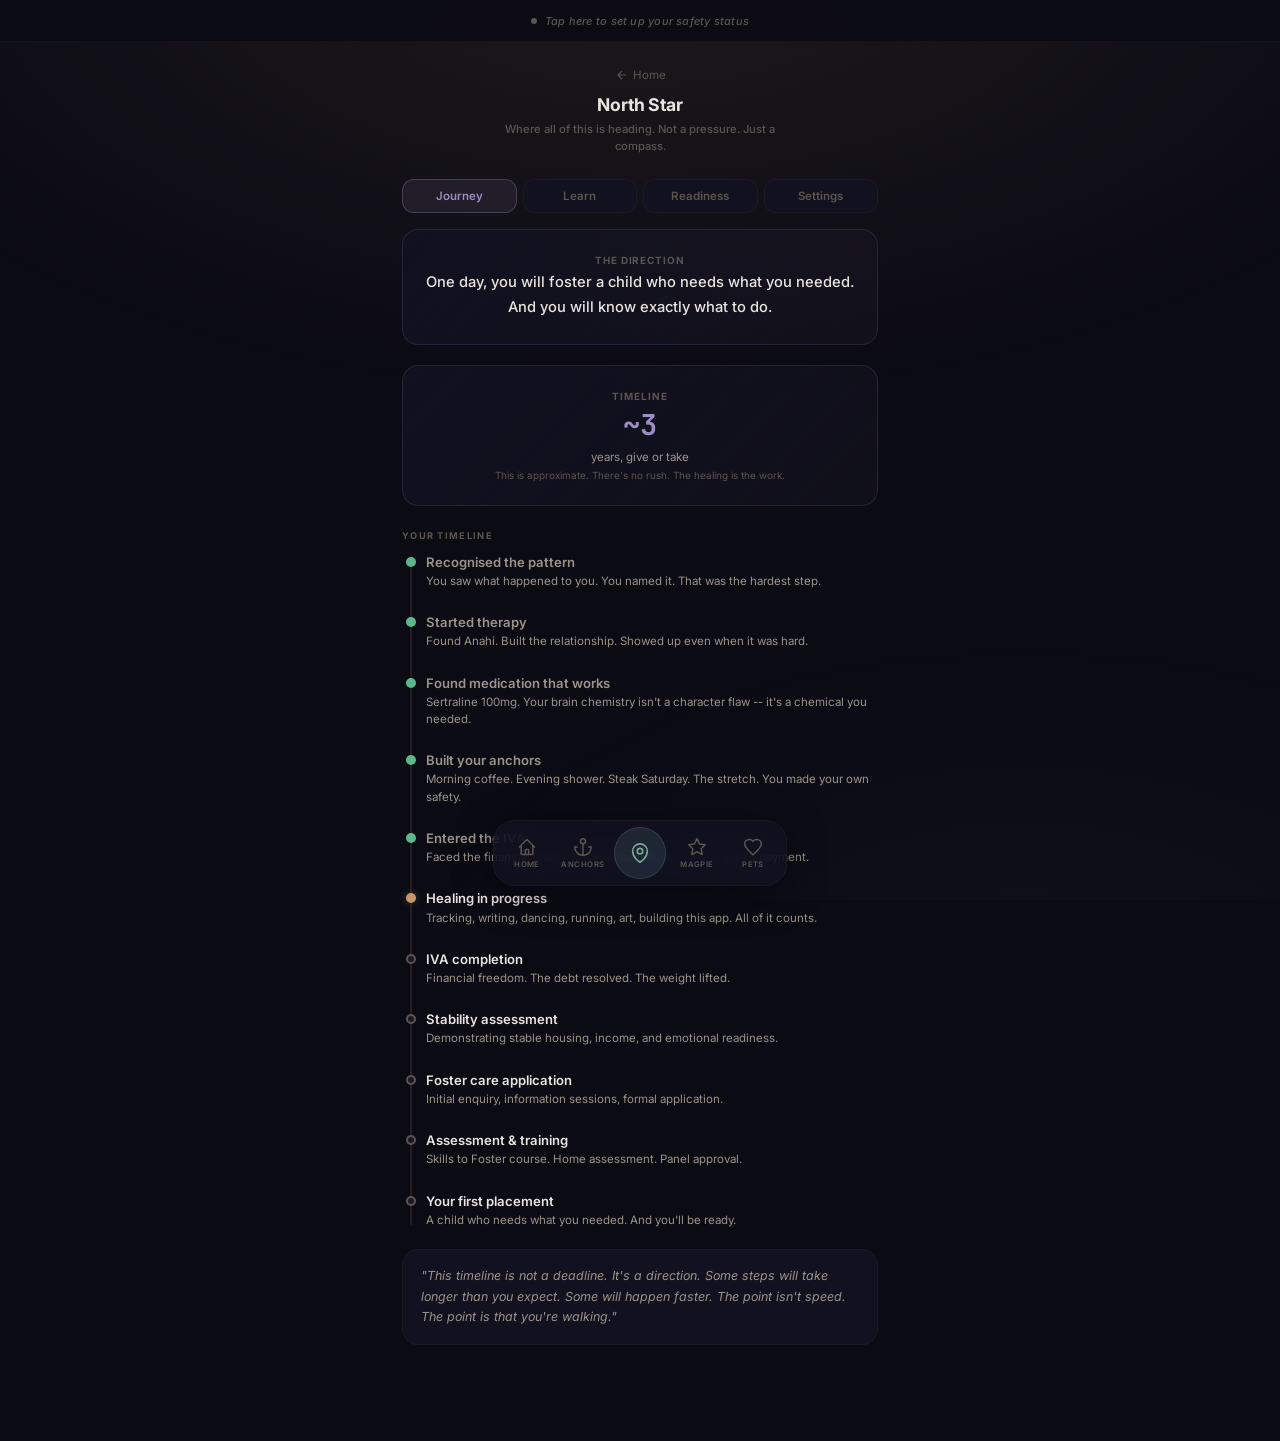
<file: north-star.html>
<!DOCTYPE html>
<html lang="en">
<head>
  <meta charset="UTF-8" />
  <meta name="viewport" content="width=device-width, initial-scale=1.0, viewport-fit=cover" />
  <title>mp &middot; north star</title>
  <link rel="manifest" href="manifest.json">
  <meta name="theme-color" content="#0b0b14">
  <meta name="apple-mobile-web-app-capable" content="yes">
  <meta name="apple-mobile-web-app-status-bar-style" content="black-translucent">
  <link rel="apple-touch-icon" href="icon-192.png">
  <link href="https://fonts.googleapis.com/css2?family=Inter:wght@400;500;600;700;800&family=JetBrains+Mono:wght@400;500;700&display=swap" rel="stylesheet" />
  <link rel="stylesheet" href="style.css" />
  <style>
    .ns-header {
      padding: 1.5rem 0 0.5rem;
      text-align: center;
    }
    .ns-header .page-subtitle {
      margin-top: 0.4rem;
      max-width: 300px;
      margin-left: auto;
      margin-right: auto;
      line-height: 1.5;
    }

    .ns-tabs {
      display: flex;
      gap: 6px;
      margin: 1rem 0;
    }
    .ns-tab {
      flex: 1;
      padding: 0.55rem;
      background: var(--surface);
      border: 1px solid var(--border);
      border-radius: var(--r-sm);
      text-align: center;
      cursor: pointer;
      font-family: inherit;
      font-size: 0.72rem;
      font-weight: 600;
      color: var(--text3);
      transition: all 0.25s;
    }
    .ns-tab:hover { border-color: var(--border-warm); color: var(--text2); }
    .ns-tab.active {
      border-color: rgba(155,142,196,0.3);
      color: var(--lavender);
      background: var(--lavender-dim);
    }

    .ns-panel { display: none; }
    .ns-panel.active { display: block; }

    .vision-card {
      background: linear-gradient(135deg, var(--surface), rgba(155,142,196,0.04));
      border: 1px solid rgba(155,142,196,0.15);
      border-radius: var(--r);
      padding: 1.5rem 1.25rem;
      text-align: center;
      margin-bottom: 1.25rem;
    }
    .vision-text {
      font-size: 0.92rem;
      color: var(--text);
      line-height: 1.7;
      font-weight: 500;
    }
    .vision-years {
      font-family: 'JetBrains Mono', monospace;
      font-size: 1.8rem;
      font-weight: 700;
      color: var(--lavender);
      margin-bottom: 0.4rem;
    }
    .vision-label {
      font-size: 0.62rem;
      color: var(--text3);
      letter-spacing: 0.1em;
      text-transform: uppercase;
      font-weight: 700;
      margin-bottom: 0.25rem;
    }

    .checklist-item {
      display: flex;
      align-items: flex-start;
      gap: 0.7rem;
      padding: 0.8rem 0;
      border-bottom: 1px solid var(--border);
    }
    .checklist-item:last-child { border-bottom: none; }
    .checklist-check {
      width: 20px; height: 20px;
      border-radius: 50%;
      border: 2px solid var(--text4);
      display: flex; align-items: center; justify-content: center;
      flex-shrink: 0;
      cursor: pointer;
      transition: all 0.3s;
      margin-top: 1px;
    }
    .checklist-item.checked .checklist-check {
      background: var(--lavender);
      border-color: var(--lavender);
    }
    .checklist-check svg {
      width: 10px; height: 10px;
      stroke: var(--bg);
      stroke-width: 3;
      fill: none;
      opacity: 0;
      transition: opacity 0.2s;
    }
    .checklist-item.checked .checklist-check svg { opacity: 1; }
    .checklist-text {
      font-size: 0.82rem;
      color: var(--text);
      line-height: 1.5;
    }
    .checklist-item.checked .checklist-text {
      color: var(--text2);
    }
    .checklist-hint {
      font-size: 0.65rem;
      color: var(--text3);
      margin-top: 0.15rem;
      line-height: 1.4;
    }

    /* Safety setup section */
    .safety-setup {
      background: var(--surface);
      border: 1px solid rgba(92,184,138,0.15);
      border-radius: var(--r);
      padding: 1.25rem;
      margin-bottom: 1rem;
    }
    .safety-setup-title {
      font-size: 0.88rem;
      font-weight: 700;
      color: var(--safe);
      margin-bottom: 0.5rem;
    }
    .safety-setup-desc {
      font-size: 0.72rem;
      color: var(--text2);
      line-height: 1.55;
      margin-bottom: 1rem;
    }

    .gentle-note {
      background: var(--surface);
      border: 1px solid var(--border);
      border-radius: var(--r);
      padding: 1rem 1.15rem;
      margin-top: 1.25rem;
    }
    .gentle-note-text {
      font-size: 0.78rem;
      color: var(--text2);
      line-height: 1.65;
      font-style: italic;
    }
  </style>
</head>
<body>
  <div class="safety-bar" id="safetyBar"></div>

  <div class="page">
    <div class="ns-header fade-up">
      <a href="index.html" style="font-size:0.72rem;color:var(--text3);text-decoration:none;display:inline-flex;align-items:center;gap:4px;margin-bottom:0.75rem;">
        <svg width="14" height="14" viewBox="0 0 24 24" fill="none" stroke="currentColor" stroke-width="2"><path d="M19 12H5m0 0l7 7m-7-7l7-7"/></svg>
        Home
      </a>
      <div class="page-title">North Star</div>
      <div class="page-subtitle">Where all of this is heading. Not a pressure. Just a compass.</div>
    </div>

    <!-- Tabs -->
    <div class="ns-tabs fade-up" style="animation-delay:0.06s">
      <button class="ns-tab active" data-tab="journey">Journey</button>
      <button class="ns-tab" data-tab="learn">Learn</button>
      <button class="ns-tab" data-tab="ready">Readiness</button>
      <button class="ns-tab" data-tab="settings">Settings</button>
    </div>

    <!-- ═══ JOURNEY ═══ -->
    <div class="ns-panel active" id="ns-journey">
      <div class="vision-card fade-up" style="animation-delay:0.1s">
        <div class="vision-label">The direction</div>
        <div class="vision-text">
          One day, you will foster a child who needs what you needed.<br>
          And you will know exactly what to do.
        </div>
      </div>

      <div class="vision-card fade-up" style="animation-delay:0.15s" id="yearCard">
        <div class="vision-label">Timeline</div>
        <div class="vision-years" id="yearsLeft">~3</div>
        <div style="font-size:0.72rem;color:var(--text2);">years, give or take</div>
        <div style="font-size:0.62rem;color:var(--text3);margin-top:0.3rem;">This is approximate. There's no rush. The healing is the work.</div>
      </div>

      <div class="section-head">
        <span class="label">Your timeline</span>
      </div>

      <div class="timeline stagger" id="timelineEl">
        <div class="timeline-item done">
          <div class="timeline-dot"></div>
          <div class="timeline-title">Recognised the pattern</div>
          <div class="timeline-desc">You saw what happened to you. You named it. That was the hardest step.</div>
        </div>
        <div class="timeline-item done">
          <div class="timeline-dot"></div>
          <div class="timeline-title">Started therapy</div>
          <div class="timeline-desc">Found Anahi. Built the relationship. Showed up even when it was hard.</div>
        </div>
        <div class="timeline-item done">
          <div class="timeline-dot"></div>
          <div class="timeline-title">Found medication that works</div>
          <div class="timeline-desc">Sertraline 100mg. Your brain chemistry isn't a character flaw -- it's a chemical you needed.</div>
        </div>
        <div class="timeline-item done">
          <div class="timeline-dot"></div>
          <div class="timeline-title">Built your anchors</div>
          <div class="timeline-desc">Morning coffee. Evening shower. Steak Saturday. The stretch. You made your own safety.</div>
        </div>
        <div class="timeline-item done">
          <div class="timeline-dot"></div>
          <div class="timeline-title">Entered the IVA</div>
          <div class="timeline-desc">Faced the financial reality. Made a plan. Stuck to every single payment.</div>
        </div>
        <div class="timeline-item current">
          <div class="timeline-dot"></div>
          <div class="timeline-title">Healing in progress</div>
          <div class="timeline-desc">Tracking, writing, dancing, running, art, building this app. All of it counts.</div>
        </div>
        <div class="timeline-item">
          <div class="timeline-dot"></div>
          <div class="timeline-title">IVA completion</div>
          <div class="timeline-desc">Financial freedom. The debt resolved. The weight lifted.</div>
        </div>
        <div class="timeline-item">
          <div class="timeline-dot"></div>
          <div class="timeline-title">Stability assessment</div>
          <div class="timeline-desc">Demonstrating stable housing, income, and emotional readiness.</div>
        </div>
        <div class="timeline-item">
          <div class="timeline-dot"></div>
          <div class="timeline-title">Foster care application</div>
          <div class="timeline-desc">Initial enquiry, information sessions, formal application.</div>
        </div>
        <div class="timeline-item">
          <div class="timeline-dot"></div>
          <div class="timeline-title">Assessment & training</div>
          <div class="timeline-desc">Skills to Foster course. Home assessment. Panel approval.</div>
        </div>
        <div class="timeline-item">
          <div class="timeline-dot"></div>
          <div class="timeline-title">Your first placement</div>
          <div class="timeline-desc">A child who needs what you needed. And you'll be ready.</div>
        </div>
      </div>

      <div class="gentle-note">
        <div class="gentle-note-text">
          "This timeline is not a deadline. It's a direction. Some steps will take longer than you expect. Some will happen faster. The point isn't speed. The point is that you're walking."
        </div>
      </div>
    </div>

    <!-- ═══ LEARN ═══ -->
    <div class="ns-panel" id="ns-learn">
      <div class="section-head">
        <span class="label">Understanding the process</span>
      </div>

      <div class="expandable" id="exp1">
        <div class="expandable-header" onclick="toggleExpand('exp1')">
          <span class="expandable-title">Who can foster?</span>
          <svg class="expandable-arrow" viewBox="0 0 24 24"><path d="M6 9l6 6 6-6"/></svg>
        </div>
        <div class="expandable-body">
          <div class="expandable-content">
            Almost anyone over 21 can apply to foster in the UK. You don't need to own your home, be married, or have children of your own. Single people, people who rent, people with mental health histories -- all can and do foster successfully. What matters is your capacity to provide a stable, caring environment. Your own experience of adversity can be a strength, not a disqualification.
          </div>
        </div>
      </div>

      <div class="expandable" id="exp2">
        <div class="expandable-header" onclick="toggleExpand('exp2')">
          <span class="expandable-title">The assessment process</span>
          <svg class="expandable-arrow" viewBox="0 0 24 24"><path d="M6 9l6 6 6-6"/></svg>
        </div>
        <div class="expandable-body">
          <div class="expandable-content">
            The process typically takes 4-6 months. A social worker visits your home multiple times, explores your background, childhood, relationships, and motivation. They're not looking for perfection -- they're looking for self-awareness, resilience, and capacity for empathy. Being in therapy and having done the healing work you've done is seen as a positive, not a concern. They want people who understand themselves.
          </div>
        </div>
      </div>

      <div class="expandable" id="exp3">
        <div class="expandable-header" onclick="toggleExpand('exp3')">
          <span class="expandable-title">Skills to Foster training</span>
          <svg class="expandable-arrow" viewBox="0 0 24 24"><path d="M6 9l6 6 6-6"/></svg>
        </div>
        <div class="expandable-body">
          <div class="expandable-content">
            Before approval, you'll complete a training course (usually called "Skills to Foster" or similar). It covers child development, attachment theory, managing challenging behaviour, working with birth families, and self-care. Many of the concepts -- attachment, nervous system regulation, trauma responses -- are things you already understand from your own journey. You'll likely find you know more than you expect.
          </div>
        </div>
      </div>

      <div class="expandable" id="exp4">
        <div class="expandable-header" onclick="toggleExpand('exp4')">
          <span class="expandable-title">Types of foster care</span>
          <svg class="expandable-arrow" viewBox="0 0 24 24"><path d="M6 9l6 6 6-6"/></svg>
        </div>
        <div class="expandable-body">
          <div class="expandable-content">
            <strong>Emergency:</strong> Short-notice placements (hours/days) for children in immediate need.<br><br>
            <strong>Short-term:</strong> Weeks to months while a longer-term plan is made.<br><br>
            <strong>Long-term:</strong> Providing a stable home for years, sometimes until adulthood.<br><br>
            <strong>Respite:</strong> Giving other foster carers a break -- short stays, usually planned.<br><br>
            <strong>Specialist:</strong> For children with specific needs, disabilities, or complex trauma histories.<br><br>
            You get to choose the type that fits your life and capacity. There's no obligation to do everything.
          </div>
        </div>
      </div>

      <div class="expandable" id="exp5">
        <div class="expandable-header" onclick="toggleExpand('exp5')">
          <span class="expandable-title">Financial support</span>
          <svg class="expandable-arrow" viewBox="0 0 24 24"><path d="M6 9l6 6 6-6"/></svg>
        </div>
        <div class="expandable-body">
          <div class="expandable-content">
            Foster carers receive a fostering allowance to cover the cost of caring for a child, plus a fee/reward element for your time and skills. Rates vary by local authority and the child's needs but typically range from around 350-700+ per week. The first 10,000 per year of qualifying care relief is tax-free. Fostering can be a viable way to support yourself while doing meaningful work.
          </div>
        </div>
      </div>

      <div class="expandable" id="exp6">
        <div class="expandable-header" onclick="toggleExpand('exp6')">
          <span class="expandable-title">Support available to you</span>
          <svg class="expandable-arrow" viewBox="0 0 24 24"><path d="M6 9l6 6 6-6"/></svg>
        </div>
        <div class="expandable-body">
          <div class="expandable-content">
            As a foster carer, you won't be alone. You'll have a supervising social worker, access to training, peer support groups, and often a 24/7 helpline. Many agencies provide therapeutic support for both you and the child. The support network is designed to ensure you can sustain this work without burning out. You're not expected to do it alone -- and the fact that you already know how to ask for help (hello, Anahi) is a strength.
          </div>
        </div>
      </div>

      <div class="section-head mt-3">
        <span class="label">Useful resources</span>
      </div>

      <div class="card-stack">
        <div class="resource-card" onclick="window.open('https://www.gov.uk/foster-carers','_blank')">
          <div class="resource-title">GOV.UK: Foster carers</div>
          <div class="resource-desc">Official government guidance on becoming a foster carer, rights, and responsibilities.</div>
          <div class="resource-tag">Official</div>
        </div>
        <div class="resource-card" onclick="window.open('https://www.thefosteringnetwork.org.uk','_blank')">
          <div class="resource-title">The Fostering Network</div>
          <div class="resource-desc">UK's leading fostering charity. Information, training resources, and community.</div>
          <div class="resource-tag">Charity</div>
        </div>
        <div class="resource-card" onclick="window.open('https://corambaaf.org.uk','_blank')">
          <div class="resource-title">CoramBAAF</div>
          <div class="resource-desc">Leading membership organisation for adoption and fostering. Research, practice guides, and training.</div>
          <div class="resource-tag">Research</div>
        </div>
        <div class="resource-card" onclick="window.open('https://www.fosterline.info','_blank')">
          <div class="resource-title">Fosterline</div>
          <div class="resource-desc">Free, confidential advice line for anyone interested in fostering or currently fostering. 0800 040 7675.</div>
          <div class="resource-tag">Helpline</div>
        </div>
      </div>
    </div>

    <!-- ═══ READINESS ═══ -->
    <div class="ns-panel" id="ns-ready">
      <div class="card mb-2" style="border-color:rgba(155,142,196,0.15)">
        <div style="font-size:0.82rem;font-weight:600;color:var(--text);margin-bottom:0.4rem;">Readiness is not perfection</div>
        <div style="font-size:0.72rem;color:var(--text2);line-height:1.55;">
          This isn't a checklist of things you must complete before you're "allowed." It's a set of foundations. Some you've already built. Some are in progress. None require perfection -- just honest progress.
        </div>
      </div>

      <div id="checklistEl"></div>

      <div class="gentle-note mt-2">
        <div class="gentle-note-text">
          "You don't check every box and then become ready. You grow into readiness gradually, and one day you notice you're already there."
        </div>
      </div>
    </div>

    <!-- ═══ SETTINGS (Safety bar config) ═══ -->
    <div class="ns-panel" id="ns-settings">
      <div class="safety-setup" id="safety-setup">
        <div class="safety-setup-title">Safety Status Bar</div>
        <div class="safety-setup-desc">
          This configures the bar at the top of every page. It's a sealed verdict -- once set, you can't accidentally open it into a calculator or spreadsheet. It just tells you the truth.
        </div>

        <div class="form-group">
          <label class="form-label">Months covered (financially)</label>
          <input class="glass-input" id="safetyMonths" type="text" placeholder="e.g. 4" />
          <div class="form-hint">How many months of expenses are you covered for right now?</div>
        </div>

        <div class="form-group">
          <label class="form-label">Case status</label>
          <input class="glass-input" id="safetyCase" type="text" placeholder="e.g. Case closed" />
          <div class="form-hint">Whatever legal/financial situation your brain reopens at 11pm.</div>
        </div>

        <div class="form-group">
          <label class="form-label">Custom safety message (optional)</label>
          <input class="glass-input" id="safetyCustom" type="text" placeholder="e.g. IVA on track. All payments made." />
          <div class="form-hint">Any additional truth you want the bar to tell you.</div>
        </div>

        <button class="btn btn-sage btn-full" id="saveSafety">Save safety status</button>
        <div class="form-hint text-center mt-1">This locks the display. You can update it here anytime.</div>
      </div>

      <div class="divider"></div>

      <div class="form-group">
        <label class="form-label">Estimated years to fostering goal</label>
        <input class="glass-input" id="nsYears" type="number" min="1" max="20" placeholder="3" style="width:100px" />
        <div class="form-hint">Approximate. Just a compass bearing, not a deadline.</div>
      </div>
      <button class="btn btn-ghost btn-sm" id="saveYears">Update</button>

      <div class="divider"></div>

      <div class="form-group">
        <label class="form-label">Reset Studio PIN</label>
        <div class="form-hint">This will clear your PIN and ask you to set a new one next time you open the Studio.</div>
        <button class="btn btn-ghost btn-sm mt-1" id="resetPin" style="color:var(--danger);border-color:rgba(212,123,123,0.2);">Reset PIN</button>
      </div>
    </div>
  </div>

  <!-- Dock -->
  <nav class="dock">
    <a class="dock-item" href="index.html">
      <svg viewBox="0 0 24 24"><path d="M3 12l2-2m0 0l7-7 7 7M5 10v10a1 1 0 001 1h3m10-11l2 2m-2-2v10a1 1 0 01-1 1h-3m-4 0a1 1 0 01-1-1v-4a1 1 0 011-1h2a1 1 0 011 1v4a1 1 0 01-1 1h-2z"/></svg>
      <span>Home</span>
    </a>
    <a class="dock-item" href="anchors.html">
      <svg viewBox="0 0 24 24"><circle cx="12" cy="5" r="3"/><line x1="12" y1="8" x2="12" y2="22"/><path d="M5 12H2a10 10 0 0020 0h-3"/></svg>
      <span>Anchors</span>
    </a>
    <a class="dock-item spiral-btn" href="spiral.html">
      <svg viewBox="0 0 24 24"><path d="M12 22s-8-4.5-8-11.8A8 8 0 0112 2a8 8 0 018 8.2c0 7.3-8 11.8-8 11.8z"/><circle cx="12" cy="10" r="3"/></svg>
    </a>
    <a class="dock-item" href="magpie.html">
      <svg viewBox="0 0 24 24"><polygon points="12 2 15.09 8.26 22 9.27 17 14.14 18.18 21.02 12 17.77 5.82 21.02 7 14.14 2 9.27 8.91 8.26 12 2"/></svg>
      <span>Magpie</span>
    </a>
    <a class="dock-item" href="pets.html">
      <svg viewBox="0 0 24 24"><path d="M12 21.35l-1.45-1.32C5.4 15.36 2 12.28 2 8.5 2 5.42 4.42 3 7.5 3c1.74 0 3.41.81 4.5 2.09C13.09 3.81 14.76 3 16.5 3 19.58 3 22 5.42 22 8.5c0 3.78-3.4 6.86-8.55 11.54L12 21.35z" fill="none"/></svg>
      <span>Pets</span>
    </a>
  </nav>

  <script src="sanctuary.js"></script>
  <script>
    // ── Tab switching ────────────────────────
    document.querySelectorAll('.ns-tab').forEach(function (tab) {
      tab.addEventListener('click', function () {
        document.querySelectorAll('.ns-tab').forEach(function (t) { t.classList.remove('active'); });
        document.querySelectorAll('.ns-panel').forEach(function (p) { p.classList.remove('active'); });
        tab.classList.add('active');
        document.getElementById('ns-' + tab.dataset.tab).classList.add('active');
      });
    });

    // ── Hash navigation (from safety bar click) ──
    if (window.location.hash === '#safety-setup') {
      document.querySelectorAll('.ns-tab').forEach(function (t) { t.classList.remove('active'); });
      document.querySelectorAll('.ns-panel').forEach(function (p) { p.classList.remove('active'); });
      document.querySelector('[data-tab="settings"]').classList.add('active');
      document.getElementById('ns-settings').classList.add('active');
    }

    // ── Expand/collapse ──────────────────────
    window.toggleExpand = function (id) {
      document.getElementById(id).classList.toggle('open');
    };

    // ── Years card ───────────────────────────
    var nsData = sLoad(S_KEYS.northStar, { years: 3, checklist: {} });
    document.getElementById('yearsLeft').textContent = '~' + (nsData.years || 3);

    document.getElementById('nsYears').value = nsData.years || 3;
    document.getElementById('saveYears').addEventListener('click', function () {
      var y = parseInt(document.getElementById('nsYears').value) || 3;
      nsData.years = y;
      sSave(S_KEYS.northStar, nsData);
      document.getElementById('yearsLeft').textContent = '~' + y;
      sToast('Updated.');
    });

    // ── Safety bar config ────────────────────
    var safety = sLoad(S_KEYS.safety, {});
    document.getElementById('safetyMonths').value = safety.monthsCovered || '';
    document.getElementById('safetyCase').value = safety.caseStatus || '';
    document.getElementById('safetyCustom').value = safety.custom || '';

    document.getElementById('saveSafety').addEventListener('click', function () {
      var months = document.getElementById('safetyMonths').value.trim();
      var caseStatus = document.getElementById('safetyCase').value.trim();
      var custom = document.getElementById('safetyCustom').value.trim();

      var data = {
        configured: true,
        monthsCovered: months,
        caseStatus: caseStatus,
        custom: custom,
        updatedAt: new Date().toISOString()
      };
      sSave(S_KEYS.safety, data);
      sToast('Safety status sealed.');

      // Re-render the safety bar on this page
      var bar = document.getElementById('safetyBar');
      bar.classList.remove('unconfigured');
      bar.style.cursor = 'default';
      bar.onclick = null;
      var parts = ['You are <strong>safe</strong> right now.'];
      if (months) parts.push('<strong>' + sEsc(months) + '</strong> months covered.');
      if (caseStatus) parts.push(sEsc(caseStatus) + '.');
      if (custom) parts.push(sEsc(custom));
      bar.innerHTML = '<div class="safety-dot"></div><span class="safety-text">' + parts.join(' ') + '</span>';
    });

    // ── Readiness checklist ──────────────────
    var CHECKLIST = [
      { id: 'therapy', text: 'Ongoing therapy relationship', hint: 'You have Anahi. This one\'s done.' },
      { id: 'medication', text: 'Stable medication (if applicable)', hint: 'Sertraline 100mg. Working as intended.' },
      { id: 'finance', text: 'Financial stability / IVA completion', hint: 'In progress. Every payment made.' },
      { id: 'housing', text: 'Stable housing situation', hint: 'A place that feels like yours, with room for one more.' },
      { id: 'support', text: 'Support network in place', hint: 'People you trust. Doesn\'t have to be a big list.' },
      { id: 'selfcare', text: 'Consistent self-care routines', hint: 'Your anchors. The rituals you built yourself.' },
      { id: 'emotional', text: 'Emotional regulation tools', hint: 'You have the spiral kit, the breathwork, the grounding. You built these.' },
      { id: 'understanding', text: 'Understanding of trauma and attachment', hint: 'You don\'t just understand it academically. You lived it.' },
      { id: 'motivation', text: 'Clear, honest motivation', hint: 'Not to rescue. Not to replay. To provide what you know a child needs.' },
      { id: 'resilience', text: 'Capacity to handle setbacks', hint: 'Every day you\'ve shown up after a bad night is evidence of this.' },
    ];

    function renderChecklist() {
      var el = document.getElementById('checklistEl');
      el.innerHTML = CHECKLIST.map(function (item) {
        var checked = nsData.checklist[item.id] ? ' checked' : '';
        return '<div class="checklist-item' + checked + '" data-id="' + item.id + '">'
          + '<div class="checklist-check"><svg viewBox="0 0 24 24"><polyline points="20 6 9 17 4 12"/></svg></div>'
          + '<div>'
          +   '<div class="checklist-text">' + sEsc(item.text) + '</div>'
          +   '<div class="checklist-hint">' + sEsc(item.hint) + '</div>'
          + '</div>'
          + '</div>';
      }).join('');

      el.querySelectorAll('.checklist-item').forEach(function (item) {
        item.addEventListener('click', function () {
          var id = item.dataset.id;
          nsData.checklist[id] = !nsData.checklist[id];
          sSave(S_KEYS.northStar, nsData);
          item.classList.toggle('checked');
        });
      });
    }
    renderChecklist();

    // ── Reset PIN ────────────────────────────
    document.getElementById('resetPin').addEventListener('click', function () {
      if (!confirm('Reset your Studio PIN? You\'ll need to create a new one.')) return;
      localStorage.removeItem(S_KEYS.studioPin);
      sToast('PIN cleared.');
    });
  </script>
</body>
</html>
</file>
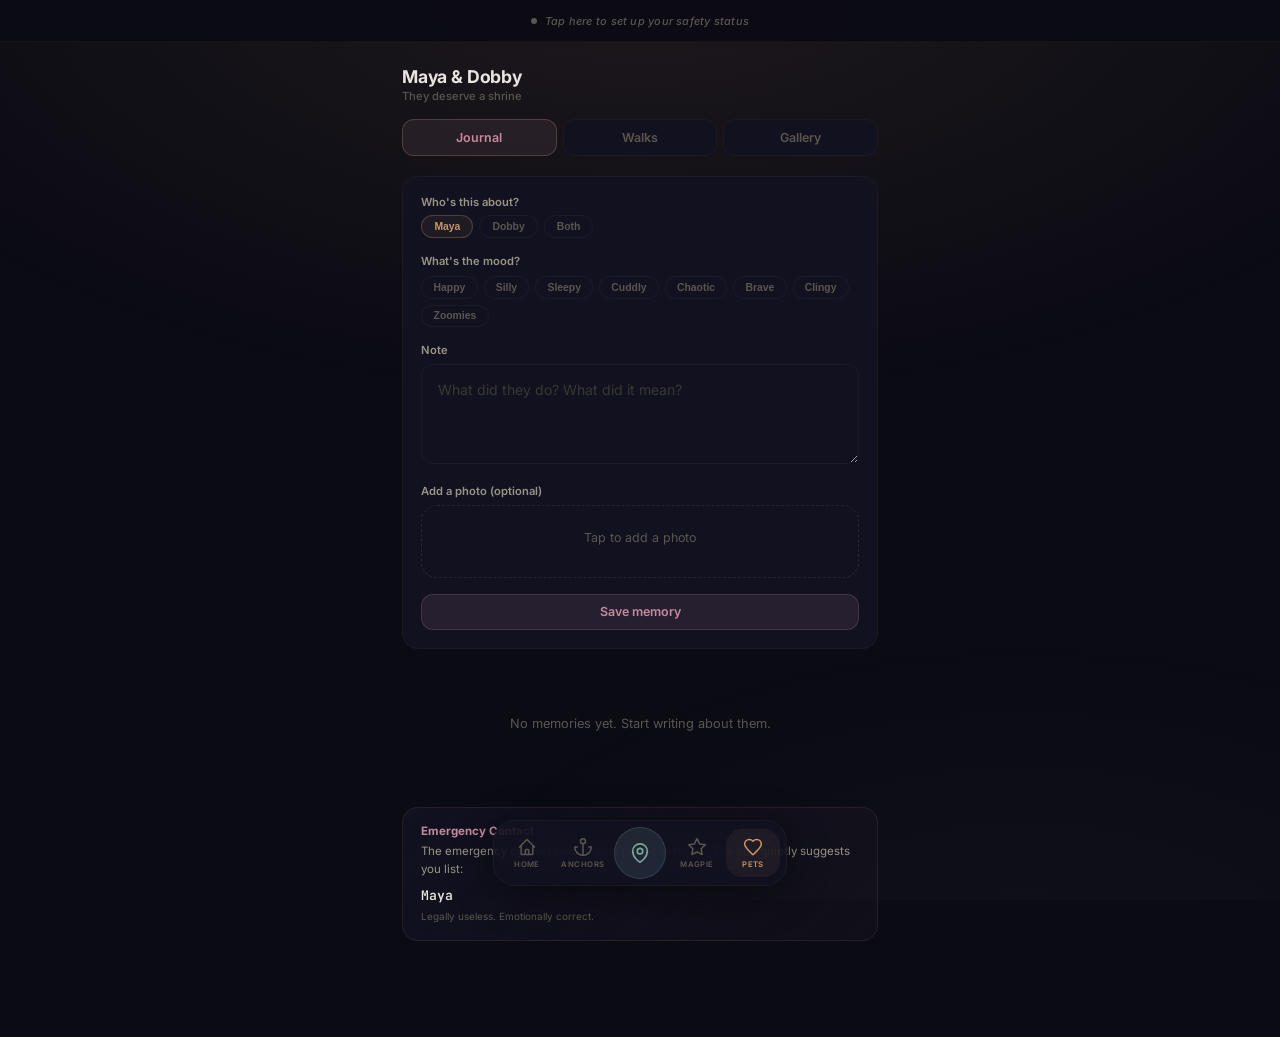
<file: pets.html>
<!DOCTYPE html>
<html lang="en">
<head>
  <meta charset="UTF-8" />
  <meta name="viewport" content="width=device-width, initial-scale=1.0, viewport-fit=cover" />
  <title>mp &middot; maya & dobby</title>
  <link rel="manifest" href="manifest.json">
  <meta name="theme-color" content="#0b0b14">
  <meta name="apple-mobile-web-app-capable" content="yes">
  <meta name="apple-mobile-web-app-status-bar-style" content="black-translucent">
  <link rel="apple-touch-icon" href="icon-192.png">
  <link href="https://fonts.googleapis.com/css2?family=Inter:wght@400;500;600;700;800&family=JetBrains+Mono:wght@400;500;700&display=swap" rel="stylesheet" />
  <link rel="stylesheet" href="style.css" />
  <style>
    .pets-header { padding: 1.5rem 0 0.25rem; }

    .pet-tabs {
      display: flex;
      gap: 6px;
      margin: 0.75rem 0 1.25rem;
    }
    .pet-tab {
      flex: 1;
      padding: 0.6rem;
      background: var(--surface);
      border: 1px solid var(--border);
      border-radius: var(--r-sm);
      text-align: center;
      cursor: pointer;
      transition: all 0.25s;
      font-family: inherit;
      font-size: 0.78rem;
      font-weight: 600;
      color: var(--text3);
    }
    .pet-tab:hover { border-color: var(--border-warm); color: var(--text2); }
    .pet-tab.active {
      border-color: var(--border-active);
      color: var(--rose);
      background: var(--rose-dim);
    }

    .pet-panel { display: none; }
    .pet-panel.active { display: block; }

    .mood-options {
      display: flex;
      flex-wrap: wrap;
      gap: 6px;
      margin-top: 0.5rem;
    }
    .mood-chip {
      padding: 0.3rem 0.7rem;
      border-radius: var(--r-pill);
      font-size: 0.65rem;
      font-weight: 600;
      border: 1px solid var(--border);
      background: var(--surface);
      color: var(--text3);
      cursor: pointer;
      transition: all 0.2s;
    }
    .mood-chip:hover, .mood-chip.active {
      border-color: rgba(196,139,159,0.3);
      color: var(--rose);
      background: var(--rose-dim);
    }

    .photo-upload-area {
      border: 1px dashed var(--border-warm);
      border-radius: var(--r);
      padding: 1.5rem;
      text-align: center;
      cursor: pointer;
      transition: all 0.25s;
      margin-bottom: 1rem;
    }
    .photo-upload-area:hover {
      border-color: var(--amber);
      background: var(--amber-dim);
    }
    .photo-upload-area input { display: none; }

    .emergency-box {
      background: linear-gradient(135deg, var(--surface), rgba(196,139,159,0.03));
      border: 1px solid rgba(196,139,159,0.12);
      border-radius: var(--r);
      padding: 1rem 1.15rem;
      margin-top: 1.5rem;
    }
    .emergency-title {
      font-size: 0.72rem;
      font-weight: 700;
      color: var(--rose);
      margin-bottom: 0.35rem;
    }
    .emergency-text {
      font-size: 0.72rem;
      color: var(--text2);
      line-height: 1.55;
    }
    .emergency-name {
      font-family: 'JetBrains Mono', monospace;
      font-size: 0.82rem;
      font-weight: 600;
      color: var(--text);
      margin-top: 0.5rem;
    }
  </style>
</head>
<body>
  <div class="safety-bar" id="safetyBar"></div>

  <div class="page">
    <div class="pets-header fade-up">
      <div class="page-title">Maya & Dobby</div>
      <div class="page-subtitle">They deserve a shrine</div>
    </div>

    <!-- Tabs: Journal / Walks / Gallery -->
    <div class="pet-tabs fade-up" style="animation-delay:0.06s">
      <button class="pet-tab active" data-tab="journal">Journal</button>
      <button class="pet-tab" data-tab="walks">Walks</button>
      <button class="pet-tab" data-tab="gallery">Gallery</button>
    </div>

    <!-- JOURNAL PANEL -->
    <div class="pet-panel active" id="panel-journal">
      <!-- Add entry -->
      <div class="card mb-2">
        <div class="form-group">
          <label class="form-label">Who's this about?</label>
          <div style="display:flex;gap:6px;">
            <button class="chip active" id="whoMaya" data-who="Maya">Maya</button>
            <button class="chip" id="whoDobby" data-who="Dobby">Dobby</button>
            <button class="chip" id="whoBoth" data-who="Both">Both</button>
          </div>
        </div>
        <div class="form-group">
          <label class="form-label">What's the mood?</label>
          <div class="mood-options" id="moodOptions">
            <button class="mood-chip" data-mood="happy">Happy</button>
            <button class="mood-chip" data-mood="silly">Silly</button>
            <button class="mood-chip" data-mood="sleepy">Sleepy</button>
            <button class="mood-chip" data-mood="cuddly">Cuddly</button>
            <button class="mood-chip" data-mood="chaotic">Chaotic</button>
            <button class="mood-chip" data-mood="brave">Brave</button>
            <button class="mood-chip" data-mood="clingy">Clingy</button>
            <button class="mood-chip" data-mood="zoomies">Zoomies</button>
          </div>
        </div>
        <div class="form-group">
          <label class="form-label">Note</label>
          <textarea class="glass-input" id="petNote" placeholder="What did they do? What did it mean?" rows="3"></textarea>
        </div>
        <div class="form-group">
          <label class="form-label">Add a photo (optional)</label>
          <div class="photo-upload-area" id="photoArea">
            <input type="file" accept="image/*" id="photoInput" />
            <div style="font-size:0.78rem;color:var(--text3);">Tap to add a photo</div>
            <div id="photoPreview" style="margin-top:0.5rem;"></div>
          </div>
        </div>
        <button class="btn btn-rose btn-full" id="savePetEntry">Save memory</button>
      </div>

      <!-- Entries -->
      <div id="petEntries"></div>
    </div>

    <!-- WALKS PANEL -->
    <div class="pet-panel" id="panel-walks">
      <div class="card mb-2">
        <div class="form-group">
          <label class="form-label">Who went?</label>
          <div style="display:flex;gap:6px;">
            <button class="chip walk-who-chip active" data-who="Maya">Maya</button>
            <button class="chip walk-who-chip" data-who="Dobby">Dobby</button>
            <button class="chip walk-who-chip" data-who="Both">Both</button>
          </div>
        </div>
        <div class="form-group">
          <label class="form-label">Notes (optional)</label>
          <input class="glass-input" id="walkNote" placeholder="Where'd you go? How was it?" />
        </div>
        <button class="btn btn-sage btn-full" id="saveWalk">Log walk</button>
      </div>

      <div class="section-head">
        <span class="label">Walk log</span>
        <span class="label" id="walkCount"></span>
      </div>
      <div id="walkList"></div>
    </div>

    <!-- GALLERY PANEL -->
    <div class="pet-panel" id="panel-gallery">
      <div id="galleryGrid" style="display:grid; grid-template-columns:1fr 1fr; gap:8px;"></div>
      <div id="galleryEmpty" class="empty" style="display:none">
        <div class="empty-text">No photos yet. Add them from the Journal tab.</div>
      </div>
    </div>

    <!-- Emergency contact suggestion -->
    <div class="emergency-box fade-up" style="animation-delay:0.3s">
      <div class="emergency-title">Emergency Contact</div>
      <div class="emergency-text">
        The emergency contact field in your phone settings? The app quietly suggests you list:
      </div>
      <div class="emergency-name">Maya</div>
      <div class="emergency-text" style="margin-top:0.3rem;color:var(--text3);font-size:0.62rem;">
        Legally useless. Emotionally correct.
      </div>
    </div>
  </div>

  <!-- Dock -->
  <nav class="dock">
    <a class="dock-item" href="index.html">
      <svg viewBox="0 0 24 24"><path d="M3 12l2-2m0 0l7-7 7 7M5 10v10a1 1 0 001 1h3m10-11l2 2m-2-2v10a1 1 0 01-1 1h-3m-4 0a1 1 0 01-1-1v-4a1 1 0 011-1h2a1 1 0 011 1v4a1 1 0 01-1 1h-2z"/></svg>
      <span>Home</span>
    </a>
    <a class="dock-item" href="anchors.html">
      <svg viewBox="0 0 24 24"><circle cx="12" cy="5" r="3"/><line x1="12" y1="8" x2="12" y2="22"/><path d="M5 12H2a10 10 0 0020 0h-3"/></svg>
      <span>Anchors</span>
    </a>
    <a class="dock-item spiral-btn" href="spiral.html">
      <svg viewBox="0 0 24 24"><path d="M12 22s-8-4.5-8-11.8A8 8 0 0112 2a8 8 0 018 8.2c0 7.3-8 11.8-8 11.8z"/><circle cx="12" cy="10" r="3"/></svg>
    </a>
    <a class="dock-item" href="magpie.html">
      <svg viewBox="0 0 24 24"><polygon points="12 2 15.09 8.26 22 9.27 17 14.14 18.18 21.02 12 17.77 5.82 21.02 7 14.14 2 9.27 8.91 8.26 12 2"/></svg>
      <span>Magpie</span>
    </a>
    <a class="dock-item" href="pets.html">
      <svg viewBox="0 0 24 24"><path d="M12 21.35l-1.45-1.32C5.4 15.36 2 12.28 2 8.5 2 5.42 4.42 3 7.5 3c1.74 0 3.41.81 4.5 2.09C13.09 3.81 14.76 3 16.5 3 19.58 3 22 5.42 22 8.5c0 3.78-3.4 6.86-8.55 11.54L12 21.35z" fill="none"/></svg>
      <span>Pets</span>
    </a>
  </nav>

  <script src="sanctuary.js"></script>
  <script>
    // ── Tab switching ────────────────────────
    document.querySelectorAll('.pet-tab').forEach(function (tab) {
      tab.addEventListener('click', function () {
        document.querySelectorAll('.pet-tab').forEach(function (t) { t.classList.remove('active'); });
        document.querySelectorAll('.pet-panel').forEach(function (p) { p.classList.remove('active'); });
        tab.classList.add('active');
        document.getElementById('panel-' + tab.dataset.tab).classList.add('active');
        if (tab.dataset.tab === 'gallery') renderGallery();
      });
    });

    // ── Journal ──────────────────────────────
    var selectedWho = 'Maya';
    var selectedMoods = [];
    var photoData = null;

    // Who chips
    document.querySelectorAll('#panel-journal .chip[data-who]').forEach(function (ch) {
      ch.addEventListener('click', function () {
        document.querySelectorAll('#panel-journal .chip[data-who]').forEach(function (c) { c.classList.remove('active'); });
        ch.classList.add('active');
        selectedWho = ch.dataset.who;
      });
    });

    // Mood chips (multi-select)
    document.querySelectorAll('.mood-chip').forEach(function (ch) {
      ch.addEventListener('click', function () {
        ch.classList.toggle('active');
        var mood = ch.dataset.mood;
        var idx = selectedMoods.indexOf(mood);
        if (idx === -1) selectedMoods.push(mood);
        else selectedMoods.splice(idx, 1);
      });
    });

    // Photo upload
    var photoInput = document.getElementById('photoInput');
    var photoArea = document.getElementById('photoArea');
    var photoPreview = document.getElementById('photoPreview');

    photoArea.addEventListener('click', function () { photoInput.click(); });
    photoInput.addEventListener('change', function () {
      var file = photoInput.files[0];
      if (!file) return;
      // Resize to max 400px to save localStorage space
      var reader = new FileReader();
      reader.onload = function (e) {
        var img = new Image();
        img.onload = function () {
          var max = 400;
          var w = img.width, h = img.height;
          if (w > max || h > max) {
            var ratio = Math.min(max / w, max / h);
            w = Math.round(w * ratio);
            h = Math.round(h * ratio);
          }
          var canvas = document.createElement('canvas');
          canvas.width = w; canvas.height = h;
          canvas.getContext('2d').drawImage(img, 0, 0, w, h);
          photoData = canvas.toDataURL('image/jpeg', 0.7);
          photoPreview.innerHTML = '<img src="' + photoData + '" style="max-width:100%;border-radius:8px;margin-top:0.5rem;" />';
        };
        img.src = e.target.result;
      };
      reader.readAsDataURL(file);
    });

    // Save entry
    document.getElementById('savePetEntry').addEventListener('click', function () {
      var note = document.getElementById('petNote').value.trim();
      if (!note && !photoData) { sToast('Add a note or photo'); return; }

      var pets = sLoad(S_KEYS.pets, { entries: [] });
      pets.entries.unshift({
        id: sId(),
        who: selectedWho,
        moods: selectedMoods.slice(),
        note: note,
        photo: photoData,
        date: new Date().toISOString()
      });
      sSave(S_KEYS.pets, pets);

      // Reset
      document.getElementById('petNote').value = '';
      selectedMoods = [];
      photoData = null;
      photoPreview.innerHTML = '';
      photoInput.value = '';
      document.querySelectorAll('.mood-chip').forEach(function (c) { c.classList.remove('active'); });

      sToast('Memory saved.');
      renderEntries();
    });

    function renderEntries() {
      var pets = sLoad(S_KEYS.pets, { entries: [] });
      var el = document.getElementById('petEntries');

      if (!pets.entries.length) {
        el.innerHTML = '<div class="empty"><div class="empty-text">No memories yet. Start writing about them.</div></div>';
        return;
      }

      el.innerHTML = pets.entries.slice(0, 30).map(function (e) {
        var moods = (e.moods || []).map(function (m) {
          return '<span class="pet-tag">' + sEsc(m) + '</span>';
        }).join('');
        var photoHtml = e.photo ? '<img class="pet-photo" src="' + e.photo + '" alt="" />' : '';
        return '<div class="pet-entry">'
          + photoHtml
          + '<div class="pet-entry-header">'
          +   '<span class="pet-entry-name">' + sEsc(e.who) + '</span>'
          +   '<span class="pet-entry-date">' + sFormatDate(e.date) + '</span>'
          + '</div>'
          + (e.note ? '<div class="pet-entry-note">' + sEsc(e.note) + '</div>' : '')
          + (moods ? '<div class="pet-entry-tags">' + moods + '</div>' : '')
          + '<button class="btn btn-ghost btn-sm mt-1 pet-delete" data-id="' + e.id + '" style="font-size:0.6rem;padding:0.25rem 0.5rem;color:var(--text4);">Remove</button>'
          + '</div>';
      }).join('');

      el.querySelectorAll('.pet-delete').forEach(function (btn) {
        btn.addEventListener('click', function () {
          var pets = sLoad(S_KEYS.pets, { entries: [] });
          pets.entries = pets.entries.filter(function (e) { return e.id !== btn.dataset.id; });
          sSave(S_KEYS.pets, pets);
          renderEntries();
        });
      });
    }

    // ── Walks ────────────────────────────────
    var walkWho = 'Maya';
    document.querySelectorAll('.walk-who-chip').forEach(function (ch) {
      ch.addEventListener('click', function () {
        document.querySelectorAll('.walk-who-chip').forEach(function (c) { c.classList.remove('active'); });
        ch.classList.add('active');
        walkWho = ch.dataset.who;
      });
    });

    document.getElementById('saveWalk').addEventListener('click', function () {
      var walks = sLoad(S_KEYS.walks, []);
      walks.unshift({
        id: sId(),
        who: walkWho,
        note: document.getElementById('walkNote').value.trim(),
        date: new Date().toISOString()
      });
      sSave(S_KEYS.walks, walks);
      document.getElementById('walkNote').value = '';
      sToast('Walk logged.');
      renderWalks();
    });

    function renderWalks() {
      var walks = sLoad(S_KEYS.walks, []);
      document.getElementById('walkCount').textContent = walks.length ? walks.length + ' walks' : '';
      var el = document.getElementById('walkList');
      if (!walks.length) {
        el.innerHTML = '<div class="empty"><div class="empty-text">No walks logged yet.</div></div>';
        return;
      }
      el.innerHTML = walks.slice(0, 40).map(function (w) {
        return '<div class="walk-item">'
          + '<div class="walk-icon">&#128062;</div>'
          + '<div class="walk-info">'
          +   '<div class="walk-who">' + sEsc(w.who) + (w.note ? ' &mdash; ' + sEsc(w.note) : '') + '</div>'
          +   '<div class="walk-when">' + sFormatDate(w.date) + '</div>'
          + '</div>'
          + '</div>';
      }).join('');
    }

    // ── Gallery ──────────────────────────────
    function renderGallery() {
      var pets = sLoad(S_KEYS.pets, { entries: [] });
      var photos = pets.entries.filter(function (e) { return e.photo; });
      var grid = document.getElementById('galleryGrid');
      var empty = document.getElementById('galleryEmpty');
      if (!photos.length) {
        grid.style.display = 'none';
        empty.style.display = '';
        return;
      }
      grid.style.display = '';
      empty.style.display = 'none';
      grid.innerHTML = photos.map(function (e) {
        return '<div style="border-radius:var(--r-sm);overflow:hidden;aspect-ratio:1;background:var(--surface);">'
          + '<img src="' + e.photo + '" style="width:100%;height:100%;object-fit:cover;" alt="' + sEsc(e.who) + '" />'
          + '</div>';
      }).join('');
    }

    // ── Init ─────────────────────────────────
    renderEntries();
    renderWalks();
  </script>
</body>
</html>
</file>
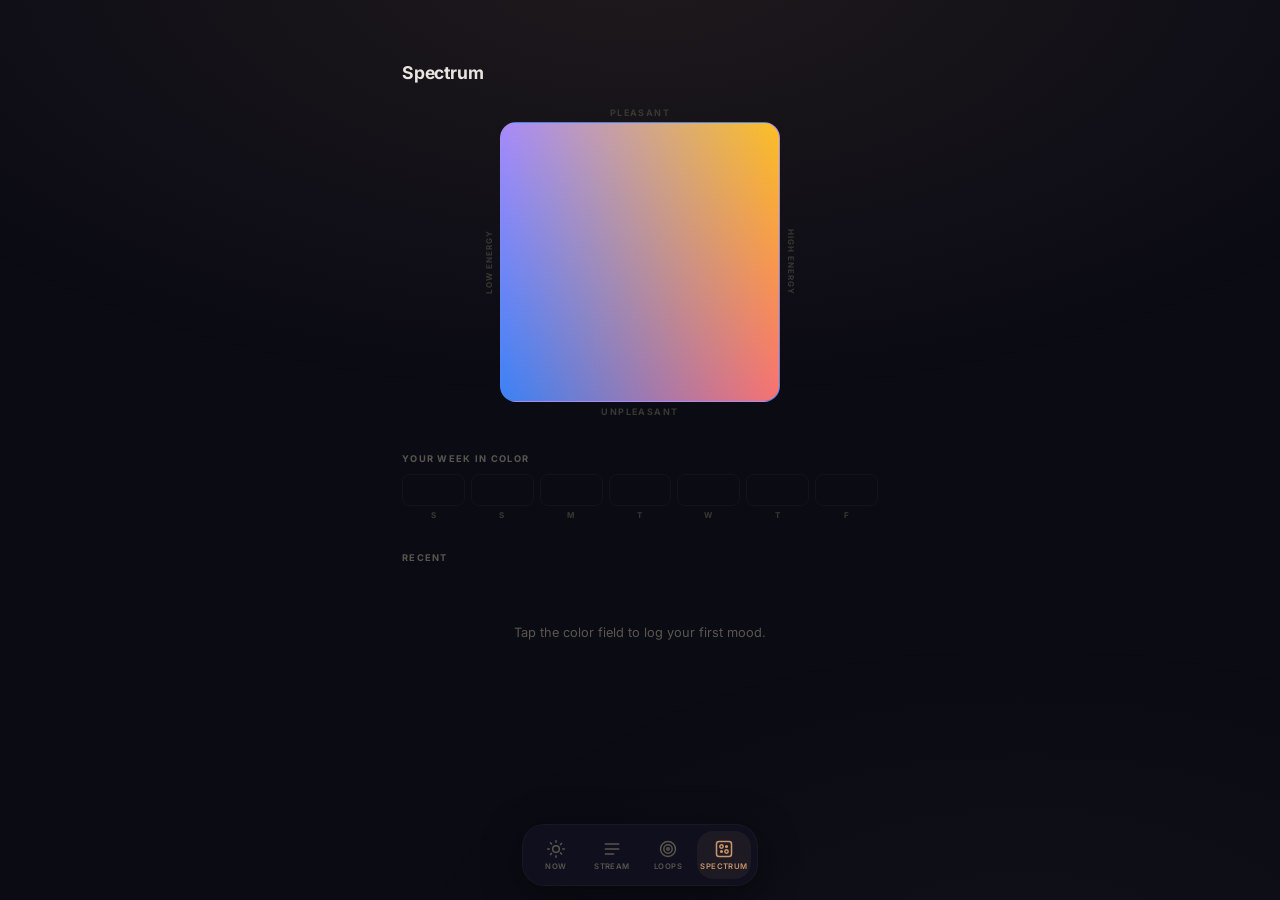
<file: spectrum.html>
<!DOCTYPE html>
<html lang="en">
<head>
  <meta charset="UTF-8" />
  <meta name="viewport" content="width=device-width, initial-scale=1.0, viewport-fit=cover" />
  <title>Spectrum — mp</title>

  <!-- PWA -->
  <meta name="theme-color" content="#08090d" />
  <meta name="apple-mobile-web-app-capable" content="yes" />
  <meta name="apple-mobile-web-app-status-bar-style" content="black-translucent" />
  <link rel="manifest" href="manifest.json" />

  <!-- Fonts -->
  <link rel="preconnect" href="https://fonts.googleapis.com" />
  <link rel="preconnect" href="https://fonts.gstatic.com" crossorigin />
  <link href="https://fonts.googleapis.com/css2?family=Inter:wght@400;500;600;700&family=JetBrains+Mono:wght@500;700&display=swap" rel="stylesheet" />

  <!-- Shared styles -->
  <link rel="stylesheet" href="style.css" />

  <style>
    /* ── Color Field ── */
    .field-wrap {
      display: flex;
      flex-direction: column;
      align-items: center;
      margin-top: 0.5rem;
    }

    .field-label-top,
    .field-label-bottom {
      font-size: 0.56rem;
      font-weight: 700;
      letter-spacing: 0.16em;
      text-transform: uppercase;
      color: var(--text4);
      padding: 4px 0;
    }

    .field-row {
      display: flex;
      align-items: center;
      gap: 6px;
    }

    .field-label-left,
    .field-label-right {
      font-size: 0.5rem;
      font-weight: 700;
      letter-spacing: 0.12em;
      text-transform: uppercase;
      color: var(--text4);
      writing-mode: vertical-lr;
      text-orientation: mixed;
      white-space: nowrap;
    }

    .field-label-left {
      transform: rotate(180deg);
    }

    .color-field {
      position: relative;
      width: 280px;
      height: 280px;
      border-radius: var(--r);
      border: 1px solid var(--border);
      cursor: crosshair;
      overflow: hidden;
      touch-action: none;
      /* 4-corner gradient via overlapping linear gradients */
      background:
        linear-gradient(to right, #3b82f6, #f87171),
        linear-gradient(to right, #a78bfa, #fbbf24);
      background-size: 100% 100%;
      background-position: bottom, top;
    }

    /* Use a pseudo-element to blend top and bottom rows */
    .color-field::before {
      content: '';
      position: absolute;
      inset: 0;
      background: linear-gradient(to bottom,
        transparent 0%,
        rgba(0,0,0,0) 0%
      );
      pointer-events: none;
    }

    /* Actually, use a canvas-like approach with 4-stop mesh via layered gradients */
    .color-field {
      background:
        linear-gradient(to bottom, #a78bfa, #3b82f6);
    }
    .color-field::before {
      content: '';
      position: absolute;
      inset: 0;
      background: linear-gradient(to bottom, #fbbf24, #f87171);
      mask: linear-gradient(to right, transparent, black);
      -webkit-mask: linear-gradient(to right, transparent, black);
      pointer-events: none;
    }

    .field-marker {
      position: absolute;
      width: 14px;
      height: 14px;
      border-radius: 50%;
      border: 2px solid #fff;
      background: transparent;
      transform: translate(-50%, -50%);
      pointer-events: none;
      box-shadow: 0 0 6px rgba(0,0,0,0.4);
      z-index: 3;
      display: none;
    }

    .field-marker.visible {
      display: block;
    }

    .field-dot {
      position: absolute;
      width: 8px;
      height: 8px;
      border-radius: 50%;
      transform: translate(-50%, -50%);
      pointer-events: none;
      opacity: 0.5;
      z-index: 2;
    }

    /* ── Note Input ── */
    .note-row {
      display: none;
      align-items: center;
      gap: 8px;
      margin-top: 1rem;
      width: 100%;
      max-width: 320px;
    }

    .note-row.visible {
      display: flex;
    }

    .note-row .glass-input {
      flex: 1;
      padding: 0.6rem 0.85rem;
      font-size: 0.82rem;
    }

    .note-color-dot {
      width: 20px;
      height: 20px;
      border-radius: 50%;
      flex-shrink: 0;
      border: 1px solid var(--border);
    }

    /* ── Week Ribbon ── */
    .ribbon-section {
      margin-top: 2rem;
    }

    .ribbon-section .label {
      margin-bottom: 0.65rem;
    }

    .ribbon {
      display: flex;
      gap: 6px;
    }

    .ribbon-day {
      flex: 1;
      display: flex;
      flex-direction: column;
      align-items: center;
      gap: 4px;
    }

    .ribbon-bar {
      width: 100%;
      height: 32px;
      border-radius: var(--r-xs);
      background: var(--bg3);
      border: 1px solid var(--border);
      transition: background 0.3s;
    }

    .ribbon-label {
      font-size: 0.5rem;
      font-weight: 700;
      letter-spacing: 0.1em;
      text-transform: uppercase;
      color: var(--text4);
    }

    /* ── History ── */
    .history-section {
      margin-top: 2rem;
      margin-bottom: 1rem;
    }

    .history-section .label {
      margin-bottom: 0.65rem;
    }

    .history-card {
      display: flex;
      align-items: center;
      gap: 0.75rem;
      padding: 0.75rem 0.9rem;
      background: var(--bg2);
      border: 1px solid var(--border);
      border-radius: var(--r-sm);
      margin-bottom: 6px;
      animation: fadeUp 0.4s var(--ease) both;
      position: relative;
    }

    .history-dot {
      width: 14px;
      height: 14px;
      border-radius: 50%;
      flex-shrink: 0;
    }

    .history-body {
      flex: 1;
      min-width: 0;
    }

    .history-note {
      font-size: 0.82rem;
      color: var(--text);
      white-space: nowrap;
      overflow: hidden;
      text-overflow: ellipsis;
    }

    .history-note.muted {
      color: var(--text4);
      font-style: italic;
    }

    .history-time {
      font-size: 0.6rem;
      color: var(--text3);
      font-family: 'JetBrains Mono', monospace;
      margin-top: 2px;
    }

    .history-del {
      opacity: 0;
      background: none;
      border: none;
      color: var(--text4);
      cursor: pointer;
      font-size: 0.9rem;
      padding: 4px 6px;
      border-radius: var(--r-xs);
      transition: all 0.2s;
    }

    .history-card:hover .history-del {
      opacity: 1;
    }

    .history-del:hover {
      color: var(--red);
      background: rgba(248, 113, 113, 0.1);
    }

    /* Mobile: always show delete */
    @media (hover: none) {
      .history-del { opacity: 0.5; }
    }

    @media (max-width: 380px) {
      .color-field {
        width: 260px;
        height: 260px;
      }
    }
  </style>
</head>
<body>

<div class="page">
  <!-- Header -->
  <header class="page-head">
    <div class="page-title">Spectrum</div>
  </header>

  <!-- Color Field -->
  <div class="field-wrap fade-up">
    <div class="field-label-top">pleasant</div>
    <div class="field-row">
      <div class="field-label-left">low energy</div>
      <div class="color-field" id="colorField">
        <div class="field-marker" id="marker"></div>
      </div>
      <div class="field-label-right">high energy</div>
    </div>
    <div class="field-label-bottom">unpleasant</div>

    <!-- Note input -->
    <div class="note-row" id="noteRow">
      <div class="note-color-dot" id="noteColorDot"></div>
      <input type="text" class="glass-input" id="noteInput" placeholder="Add a note (optional)" maxlength="120" />
      <button class="btn btn-accent btn-sm" id="logBtn">Log</button>
    </div>
  </div>

  <!-- Week Ribbon -->
  <section class="ribbon-section fade-up" style="animation-delay:.06s">
    <div class="label">Your week in color</div>
    <div class="ribbon" id="ribbon"></div>
  </section>

  <!-- History -->
  <section class="history-section fade-up" style="animation-delay:.12s">
    <div class="label">Recent</div>
    <div id="historyList"></div>
  </section>
</div>

<!-- Dock Nav -->
<nav class="dock">
  <a class="dock-item" href="index.html">
    <svg viewBox="0 0 24 24"><circle cx="12" cy="12" r="4"/><path d="M12 2v2m0 16v2m-10-10h2m16 0h2m-3.3-6.7-1.4 1.4M6.7 17.3l-1.4 1.4m0-14.1 1.4 1.4m10.6 10.6 1.4 1.4"/></svg>
    <span>Now</span>
  </a>
  <a class="dock-item" href="stream.html">
    <svg viewBox="0 0 24 24"><line x1="4" y1="6" x2="20" y2="6"/><line x1="4" y1="12" x2="20" y2="12"/><line x1="4" y1="18" x2="14" y2="18"/></svg>
    <span>Stream</span>
  </a>
  <a class="dock-item" href="loops.html">
    <svg viewBox="0 0 24 24"><circle cx="12" cy="12" r="9"/><circle cx="12" cy="12" r="5"/><circle cx="12" cy="12" r="1.5"/></svg>
    <span>Loops</span>
  </a>
  <a class="dock-item active" href="spectrum.html">
    <svg viewBox="0 0 24 24"><rect x="3" y="3" width="18" height="18" rx="3"/><circle cx="9" cy="9" r="2"/><circle cx="15" cy="15" r="2"/><circle cx="15" cy="9" r="1"/><circle cx="9" cy="15" r="1"/></svg>
    <span>Spectrum</span>
  </a>
</nav>

<script>
/* ── Time-of-day accent ── */
function setTimeAccent() {
  var h = new Date().getHours();
  var hue;
  if (h >= 6 && h < 12)       hue = 35;
  else if (h >= 12 && h < 17)  hue = 175;
  else if (h >= 17 && h < 21)  hue = 270;
  else                         hue = 220;
  document.documentElement.style.setProperty('--accent-h', hue);
}
setTimeAccent();

/* ── Utilities ── */
function genId() {
  return Date.now().toString(36) + Math.random().toString(36).slice(2, 7);
}

function posToColor(x, y) {
  var tl = [167,139,250], tr = [251,191,36];
  var bl = [59,130,246],  br = [248,113,113];
  var r = Math.round(tl[0]*(1-x)*(1-y) + tr[0]*x*(1-y) + bl[0]*(1-x)*y + br[0]*x*y);
  var g = Math.round(tl[1]*(1-x)*(1-y) + tr[1]*x*(1-y) + bl[1]*(1-x)*y + br[1]*x*y);
  var b = Math.round(tl[2]*(1-x)*(1-y) + tr[2]*x*(1-y) + bl[2]*(1-x)*y + br[2]*x*y);
  return 'rgb(' + r + ',' + g + ',' + b + ')';
}

function parseRGB(str) {
  var m = str.match(/(\d+)/g);
  return m ? [+m[0], +m[1], +m[2]] : [0,0,0];
}

function load() {
  try { return JSON.parse(localStorage.getItem('mp_spectrum')) || []; }
  catch(e) { return []; }
}

function save(data) {
  localStorage.setItem('mp_spectrum', JSON.stringify(data));
}

function dayKey(date) {
  return date.getFullYear() + '-' + String(date.getMonth()+1).padStart(2,'0') + '-' + String(date.getDate()).padStart(2,'0');
}

function todayKey() {
  return dayKey(new Date());
}

function formatTime(ts) {
  var d = new Date(ts);
  var now = new Date();
  var timeStr = d.toLocaleTimeString([], {hour:'2-digit', minute:'2-digit'});
  if (dayKey(d) === dayKey(now)) return 'Today ' + timeStr;
  if (dayKey(new Date(now - 86400000)) === dayKey(d)) return 'Yesterday ' + timeStr;
  return d.toLocaleDateString([], {day:'numeric', month:'short'}) + ' ' + timeStr;
}

/* ── State ── */
var entries = load();
var pendingX = null, pendingY = null, pendingColor = null;

var field = document.getElementById('colorField');
var marker = document.getElementById('marker');
var noteRow = document.getElementById('noteRow');
var noteInput = document.getElementById('noteInput');
var noteColorDot = document.getElementById('noteColorDot');
var logBtn = document.getElementById('logBtn');

/* ── Color Field interaction ── */
function handleFieldTap(e) {
  var rect = field.getBoundingClientRect();
  var clientX, clientY;
  if (e.touches) {
    clientX = e.touches[0].clientX;
    clientY = e.touches[0].clientY;
  } else {
    clientX = e.clientX;
    clientY = e.clientY;
  }
  var x = Math.max(0, Math.min(1, (clientX - rect.left) / rect.width));
  var y = Math.max(0, Math.min(1, (clientY - rect.top) / rect.height));

  pendingX = x;
  pendingY = y;
  pendingColor = posToColor(x, y);

  // Place marker
  marker.style.left = (x * 100) + '%';
  marker.style.top = (y * 100) + '%';
  marker.classList.add('visible');

  // Show note row
  noteColorDot.style.background = pendingColor;
  noteRow.classList.add('visible');
  noteInput.value = '';
  noteInput.focus();
}

field.addEventListener('click', handleFieldTap);
field.addEventListener('touchend', function(e) {
  // Use last touch position
  if (e.changedTouches && e.changedTouches.length) {
    var rect = field.getBoundingClientRect();
    var touch = e.changedTouches[0];
    var x = Math.max(0, Math.min(1, (touch.clientX - rect.left) / rect.width));
    var y = Math.max(0, Math.min(1, (touch.clientY - rect.top) / rect.height));
    pendingX = x;
    pendingY = y;
    pendingColor = posToColor(x, y);
    marker.style.left = (x * 100) + '%';
    marker.style.top = (y * 100) + '%';
    marker.classList.add('visible');
    noteColorDot.style.background = pendingColor;
    noteRow.classList.add('visible');
    noteInput.value = '';
  }
  e.preventDefault();
});

/* ── Log Entry ── */
logBtn.addEventListener('click', function() {
  if (pendingX === null) return;
  var entry = {
    id: genId(),
    x: Math.round(pendingX * 1000) / 1000,
    y: Math.round(pendingY * 1000) / 1000,
    color: pendingColor,
    note: noteInput.value.trim(),
    ts: Date.now()
  };
  entries.unshift(entry);
  save(entries);

  // Reset
  pendingX = null;
  pendingY = null;
  pendingColor = null;
  marker.classList.remove('visible');
  noteRow.classList.remove('visible');
  noteInput.value = '';

  renderAll();
});

// Allow Enter to log
noteInput.addEventListener('keydown', function(e) {
  if (e.key === 'Enter') logBtn.click();
});

/* ── Render today's dots on the field ── */
function renderFieldDots() {
  // Remove old dots
  field.querySelectorAll('.field-dot').forEach(function(d) { d.remove(); });

  var tk = todayKey();
  entries.forEach(function(e) {
    if (dayKey(new Date(e.ts)) === tk) {
      var dot = document.createElement('div');
      dot.className = 'field-dot';
      dot.style.left = (e.x * 100) + '%';
      dot.style.top = (e.y * 100) + '%';
      dot.style.background = e.color;
      field.appendChild(dot);
    }
  });
}

/* ── Render Week Ribbon ── */
function renderRibbon() {
  var ribbon = document.getElementById('ribbon');
  ribbon.innerHTML = '';
  var dayNames = ['S','M','T','W','T','F','S'];
  var now = new Date();

  for (var i = 6; i >= 0; i--) {
    var d = new Date(now);
    d.setDate(d.getDate() - i);
    var dk = dayKey(d);
    var dayEntries = entries.filter(function(e) { return dayKey(new Date(e.ts)) === dk; });

    var col = document.createElement('div');
    col.className = 'ribbon-day';

    var bar = document.createElement('div');
    bar.className = 'ribbon-bar';

    if (dayEntries.length > 0) {
      // Average color
      var tr = 0, tg = 0, tb = 0;
      dayEntries.forEach(function(e) {
        var rgb = parseRGB(e.color);
        tr += rgb[0]; tg += rgb[1]; tb += rgb[2];
      });
      var n = dayEntries.length;
      bar.style.background = 'rgb(' + Math.round(tr/n) + ',' + Math.round(tg/n) + ',' + Math.round(tb/n) + ')';
      bar.style.borderColor = 'transparent';
    }

    var lbl = document.createElement('div');
    lbl.className = 'ribbon-label';
    lbl.textContent = dayNames[d.getDay()];

    col.appendChild(bar);
    col.appendChild(lbl);
    ribbon.appendChild(col);
  }
}

/* ── Render History ── */
function renderHistory() {
  var list = document.getElementById('historyList');
  list.innerHTML = '';
  var recent = entries.slice(0, 10);

  if (recent.length === 0) {
    list.innerHTML = '<div class="empty"><div class="empty-text">Tap the color field to log your first mood.</div></div>';
    return;
  }

  recent.forEach(function(e, idx) {
    var card = document.createElement('div');
    card.className = 'history-card';
    card.style.animationDelay = (idx * 0.03) + 's';

    var dot = document.createElement('div');
    dot.className = 'history-dot';
    dot.style.background = e.color;

    var body = document.createElement('div');
    body.className = 'history-body';

    var note = document.createElement('div');
    note.className = 'history-note' + (e.note ? '' : ' muted');
    note.textContent = e.note || 'no note';

    var time = document.createElement('div');
    time.className = 'history-time';
    time.textContent = formatTime(e.ts);

    body.appendChild(note);
    body.appendChild(time);

    var del = document.createElement('button');
    del.className = 'history-del';
    del.innerHTML = '&#x2715;';
    del.title = 'Delete';
    del.addEventListener('click', function() {
      entries = entries.filter(function(en) { return en.id !== e.id; });
      save(entries);
      renderAll();
    });

    card.appendChild(dot);
    card.appendChild(body);
    card.appendChild(del);
    list.appendChild(card);
  });
}

/* ── Render All ── */
function renderAll() {
  renderFieldDots();
  renderRibbon();
  renderHistory();
}

renderAll();
</script>
</body>
</html>
</file>
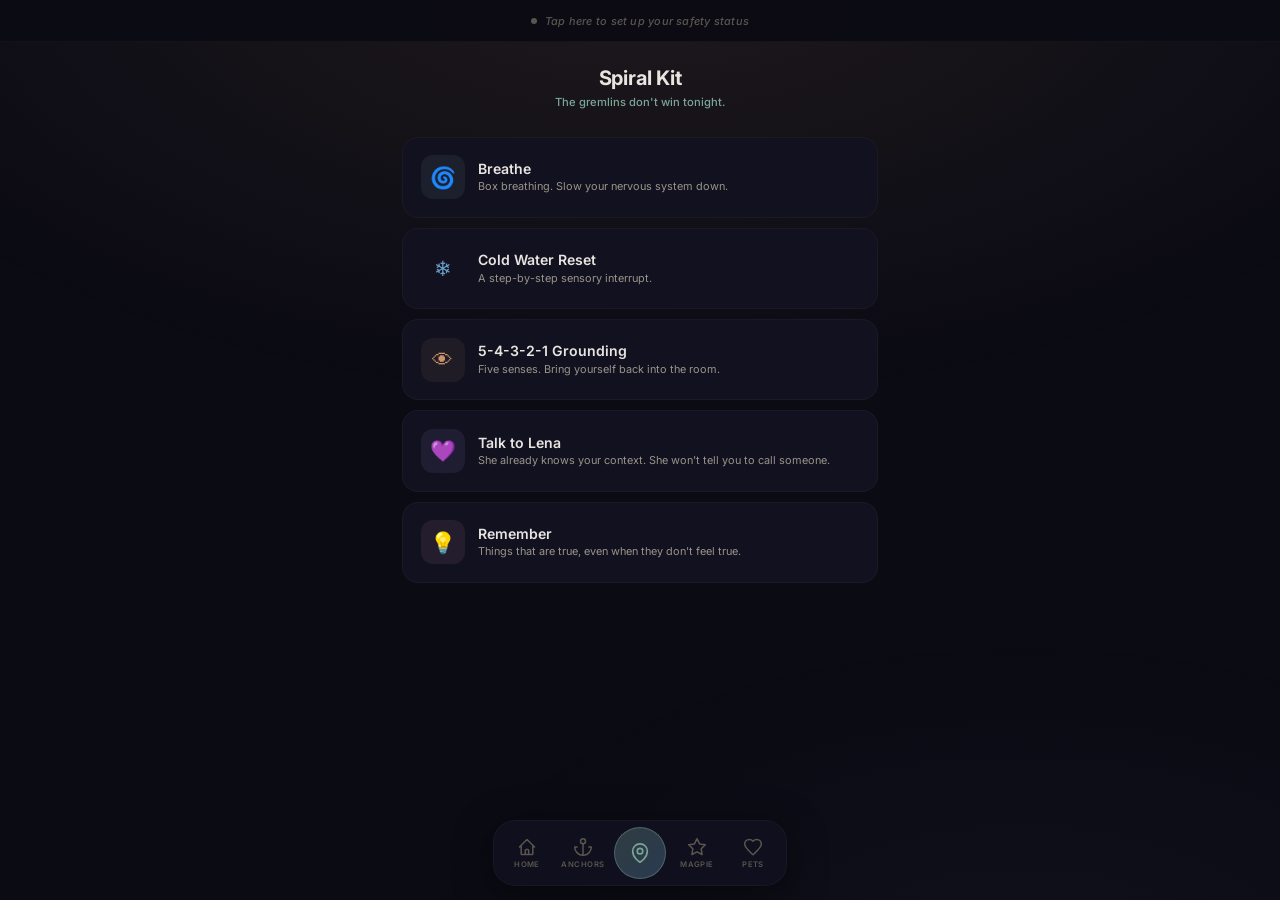
<file: spiral.html>
<!DOCTYPE html>
<html lang="en">
<head>
  <meta charset="UTF-8" />
  <meta name="viewport" content="width=device-width, initial-scale=1.0, viewport-fit=cover" />
  <title>mp &middot; spiral kit</title>
  <link rel="manifest" href="manifest.json">
  <meta name="theme-color" content="#0b0b14">
  <meta name="apple-mobile-web-app-capable" content="yes">
  <meta name="apple-mobile-web-app-status-bar-style" content="black-translucent">
  <link rel="apple-touch-icon" href="icon-192.png">
  <link href="https://fonts.googleapis.com/css2?family=Inter:wght@400;500;600;700;800&family=JetBrains+Mono:wght@400;500;700&display=swap" rel="stylesheet" />
  <link rel="stylesheet" href="style.css" />
  <style>
    .spiral-header {
      padding: 1.5rem 0 0.5rem;
      text-align: center;
    }
    .spiral-header .page-title {
      font-size: 1.25rem;
    }
    .spiral-header .page-subtitle {
      margin-top: 0.3rem;
      color: var(--sage);
    }

    .tool-grid {
      display: flex;
      flex-direction: column;
      gap: 10px;
      margin-top: 1.25rem;
    }
    .tool-card {
      background: var(--surface);
      border: 1px solid var(--border);
      border-radius: var(--r);
      padding: 1.1rem;
      cursor: pointer;
      transition: all 0.3s var(--ease);
      display: flex;
      align-items: center;
      gap: 0.85rem;
    }
    .tool-card:hover {
      border-color: var(--border-active);
      transform: translateY(-1px);
    }
    .tool-card.active-tool {
      border-color: rgba(123,166,149,0.3);
      background: rgba(123,166,149,0.03);
    }
    .tool-icon {
      width: 44px; height: 44px;
      border-radius: var(--r-sm);
      display: flex; align-items: center; justify-content: center;
      font-size: 1.3rem;
      flex-shrink: 0;
    }
    .tool-name {
      font-size: 0.88rem;
      font-weight: 600;
      color: var(--text);
    }
    .tool-desc {
      font-size: 0.68rem;
      color: var(--text2);
      margin-top: 0.15rem;
      line-height: 1.4;
    }

    /* ── Tool panels ── */
    .tool-panel {
      display: none;
      margin-top: 1rem;
      animation: fadeUp 0.4s var(--ease-out) both;
    }
    .tool-panel.active { display: block; }

    .close-tool {
      display: inline-flex;
      align-items: center;
      gap: 4px;
      font-size: 0.72rem;
      color: var(--text3);
      background: none;
      border: none;
      cursor: pointer;
      font-family: inherit;
      padding: 0.4rem 0;
      margin-bottom: 0.75rem;
    }
    .close-tool:hover { color: var(--sage); }

    /* ── Breathing ── */
    .breath-wrap {
      text-align: center;
      padding: 1rem 0 2rem;
    }
    .breath-instructions {
      font-size: 0.72rem;
      color: var(--text3);
      margin-top: 1.5rem;
      line-height: 1.5;
    }
    .breath-controls {
      margin-top: 1rem;
      display: flex;
      justify-content: center;
      gap: 8px;
    }

    /* ── Cold water ── */
    .cold-steps {
      counter-reset: cold;
    }
    .cold-step {
      position: relative;
      padding: 0.9rem 1rem 0.9rem 3rem;
      background: var(--surface);
      border: 1px solid var(--border);
      border-radius: var(--r);
      margin-bottom: 0.5rem;
      font-size: 0.82rem;
      color: var(--text2);
      line-height: 1.55;
      counter-increment: cold;
    }
    .cold-step::before {
      content: counter(cold);
      position: absolute;
      left: 1rem; top: 0.9rem;
      font-family: 'JetBrains Mono', monospace;
      font-weight: 700;
      font-size: 0.82rem;
      color: var(--sky);
    }

    /* ── Lena ── */
    .lena-area {
      margin-top: 0.5rem;
    }
    .lena-input-row {
      display: flex;
      gap: 6px;
      margin-top: 1rem;
    }
    .lena-input {
      flex: 1;
      padding: 0.75rem 1rem;
      background: var(--surface);
      border: 1px solid var(--border);
      border-radius: var(--r-sm);
      color: var(--text);
      font-family: inherit;
      font-size: 0.82rem;
      outline: none;
    }
    .lena-input:focus { border-color: var(--border-active); }
    .lena-input::placeholder { color: var(--text4); }
    .lena-send {
      width: 42px; height: 42px;
      border-radius: var(--r-sm);
      background: var(--lavender);
      border: none;
      color: #fff;
      cursor: pointer;
      display: flex; align-items: center; justify-content: center;
      transition: filter 0.2s;
      flex-shrink: 0;
    }
    .lena-send:hover { filter: brightness(1.15); }

    .lena-history {
      margin-top: 1rem;
      max-height: 50vh;
      overflow-y: auto;
    }
    .lena-user-msg {
      background: var(--amber-dim);
      border: 1px solid rgba(201,149,107,0.12);
      border-radius: var(--r) var(--r) 4px var(--r);
      padding: 0.75rem 1rem;
      margin-bottom: 0.5rem;
      font-size: 0.82rem;
      color: var(--text);
      text-align: right;
    }

    /* ── Grounding counter ── */
    .ground-counter {
      display: flex;
      align-items: center;
      justify-content: center;
      gap: 8px;
      margin-bottom: 1rem;
    }
    .ground-counter-step {
      width: 28px; height: 28px;
      border-radius: 50%;
      border: 2px solid var(--text4);
      display: flex; align-items: center; justify-content: center;
      font-family: 'JetBrains Mono', monospace;
      font-size: 0.72rem;
      font-weight: 700;
      color: var(--text4);
      transition: all 0.35s;
    }
    .ground-counter-step.active {
      border-color: var(--amber);
      color: var(--amber);
    }
    .ground-counter-step.complete {
      border-color: var(--safe);
      color: var(--safe);
      background: var(--safe-dim);
    }

    .log-entry {
      font-size: 0.62rem;
      color: var(--text4);
      text-align: center;
      margin-top: 2rem;
      font-family: 'JetBrains Mono', monospace;
    }
  </style>
</head>
<body>
  <div class="safety-bar" id="safetyBar"></div>

  <div class="page">
    <div class="spiral-header fade-up">
      <div class="page-title">Spiral Kit</div>
      <div class="page-subtitle">The gremlins don't win tonight.</div>
    </div>

    <!-- Tool selection -->
    <div class="tool-grid stagger" id="toolGrid">
      <div class="tool-card" data-tool="breathe">
        <div class="tool-icon bg-sage-dim text-sage">&#127744;</div>
        <div>
          <div class="tool-name">Breathe</div>
          <div class="tool-desc">Box breathing. Slow your nervous system down.</div>
        </div>
      </div>

      <div class="tool-card" data-tool="cold">
        <div class="tool-icon bg-sky-dim" style="color:var(--sky)">&#10052;</div>
        <div>
          <div class="tool-name">Cold Water Reset</div>
          <div class="tool-desc">A step-by-step sensory interrupt.</div>
        </div>
      </div>

      <div class="tool-card" data-tool="ground">
        <div class="tool-icon bg-amber-dim text-amber">&#128065;</div>
        <div>
          <div class="tool-name">5-4-3-2-1 Grounding</div>
          <div class="tool-desc">Five senses. Bring yourself back into the room.</div>
        </div>
      </div>

      <div class="tool-card" data-tool="lena">
        <div class="tool-icon bg-lav-dim text-lav">&#128156;</div>
        <div>
          <div class="tool-name">Talk to Lena</div>
          <div class="tool-desc">She already knows your context. She won't tell you to call someone.</div>
        </div>
      </div>

      <div class="tool-card" data-tool="remind">
        <div class="tool-icon bg-rose-dim text-rose">&#128161;</div>
        <div>
          <div class="tool-name">Remember</div>
          <div class="tool-desc">Things that are true, even when they don't feel true.</div>
        </div>
      </div>
    </div>

    <!-- ═══ BREATHE ═══ -->
    <div class="tool-panel" id="panel-breathe">
      <button class="close-tool" data-close>&larr; Back to tools</button>
      <div class="breath-wrap">
        <div class="breath-circle" id="breathCircle">
          <span class="breath-label" id="breathLabel">Ready</span>
        </div>
        <div class="breath-instructions">
          4 seconds in. 4 seconds hold. 4 seconds out. 4 seconds hold.<br>
          Your body knows how to do this. Let it.
        </div>
        <div class="breath-controls">
          <button class="btn btn-sage" id="startBreath">Start</button>
          <button class="btn btn-ghost hidden" id="stopBreath">Stop</button>
        </div>
      </div>
    </div>

    <!-- ═══ COLD WATER ═══ -->
    <div class="tool-panel" id="panel-cold">
      <button class="close-tool" data-close>&larr; Back to tools</button>
      <div class="card mb-2" style="border-color:rgba(107,159,201,0.15)">
        <div style="font-size:0.82rem;font-weight:600;color:var(--text);margin-bottom:0.5rem;">Sensory interrupt protocol</div>
        <div style="font-size:0.72rem;color:var(--text2);line-height:1.55;">
          This works because your nervous system can't maintain a panic response and process intense cold simultaneously. It's not a distraction — it's a reset.
        </div>
      </div>
      <div class="cold-steps">
        <div class="cold-step">Go to the kitchen or bathroom. Don't think about whether you want to. Just walk there.</div>
        <div class="cold-step">Turn the cold tap on fully. Let it run until it's genuinely cold.</div>
        <div class="cold-step">Hold your hands under the water. Feel the temperature. Notice it.</div>
        <div class="cold-step">Splash your face. Forehead, cheeks, back of neck. The shock is the point.</div>
        <div class="cold-step">Press a cold, wet cloth against your wrists for 30 seconds. Count if you can.</div>
        <div class="cold-step">Dry off slowly. Notice the sensation of the towel. The air on wet skin.</div>
        <div class="cold-step">You're back in your body now. The water did the work. You just showed up.</div>
      </div>
    </div>

    <!-- ═══ 5-4-3-2-1 GROUNDING ═══ -->
    <div class="tool-panel" id="panel-ground">
      <button class="close-tool" data-close>&larr; Back to tools</button>
      <div class="ground-counter" id="groundCounter"></div>

      <div id="groundSteps"></div>

      <button class="btn btn-amber btn-full mt-2 hidden" id="groundComplete">I'm here now</button>
    </div>

    <!-- ═══ TALK TO LENA ═══ -->
    <div class="tool-panel" id="panel-lena">
      <button class="close-tool" data-close>&larr; Back to tools</button>

      <div class="lena-area">
        <div class="lena-label">Lena</div>
        <div id="lenaMessages"></div>
      </div>

      <div class="lena-input-row">
        <input class="lena-input" id="lenaInput" placeholder="Write whatever you need to say..." />
        <button class="lena-send" id="lenaSend">
          <svg width="16" height="16" viewBox="0 0 24 24" fill="none" stroke="currentColor" stroke-width="2"><line x1="22" y1="2" x2="11" y2="13"/><polygon points="22 2 15 22 11 13 2 9 22 2"/></svg>
        </button>
      </div>
    </div>

    <!-- ═══ REMEMBER ═══ -->
    <div class="tool-panel" id="panel-remind">
      <button class="close-tool" data-close>&larr; Back to tools</button>
      <div id="reminders" class="card-stack"></div>
      <button class="btn btn-ghost btn-full mt-2" id="moreReminders">Show me another</button>
    </div>

    <div class="log-entry" id="spiralLog"></div>
  </div>

  <!-- Dock -->
  <nav class="dock">
    <a class="dock-item" href="index.html">
      <svg viewBox="0 0 24 24"><path d="M3 12l2-2m0 0l7-7 7 7M5 10v10a1 1 0 001 1h3m10-11l2 2m-2-2v10a1 1 0 01-1 1h-3m-4 0a1 1 0 01-1-1v-4a1 1 0 011-1h2a1 1 0 011 1v4a1 1 0 01-1 1h-2z"/></svg>
      <span>Home</span>
    </a>
    <a class="dock-item" href="anchors.html">
      <svg viewBox="0 0 24 24"><circle cx="12" cy="5" r="3"/><line x1="12" y1="8" x2="12" y2="22"/><path d="M5 12H2a10 10 0 0020 0h-3"/></svg>
      <span>Anchors</span>
    </a>
    <a class="dock-item spiral-btn" href="spiral.html">
      <svg viewBox="0 0 24 24"><path d="M12 22s-8-4.5-8-11.8A8 8 0 0112 2a8 8 0 018 8.2c0 7.3-8 11.8-8 11.8z"/><circle cx="12" cy="10" r="3"/></svg>
    </a>
    <a class="dock-item" href="magpie.html">
      <svg viewBox="0 0 24 24"><polygon points="12 2 15.09 8.26 22 9.27 17 14.14 18.18 21.02 12 17.77 5.82 21.02 7 14.14 2 9.27 8.91 8.26 12 2"/></svg>
      <span>Magpie</span>
    </a>
    <a class="dock-item" href="pets.html">
      <svg viewBox="0 0 24 24"><path d="M12 21.35l-1.45-1.32C5.4 15.36 2 12.28 2 8.5 2 5.42 4.42 3 7.5 3c1.74 0 3.41.81 4.5 2.09C13.09 3.81 14.76 3 16.5 3 19.58 3 22 5.42 22 8.5c0 3.78-3.4 6.86-8.55 11.54L12 21.35z" fill="none"/></svg>
      <span>Pets</span>
    </a>
  </nav>

  <script src="sanctuary.js"></script>
  <script>
    // ── Tool switching ───────────────────────
    var toolGrid = document.getElementById('toolGrid');
    var panels = document.querySelectorAll('.tool-panel');

    function openTool(name) {
      toolGrid.style.display = 'none';
      panels.forEach(function (p) { p.classList.remove('active'); });
      var panel = document.getElementById('panel-' + name);
      if (panel) panel.classList.add('active');

      // Log spiral kit use
      var log = sLoad(S_KEYS.spiralLog, []);
      log.push({ tool: name, date: new Date().toISOString() });
      if (log.length > 100) log = log.slice(-100);
      sSave(S_KEYS.spiralLog, log);
      renderLog();
    }

    function closeTool() {
      toolGrid.style.display = '';
      panels.forEach(function (p) { p.classList.remove('active'); });
      stopBreathing();
    }

    document.querySelectorAll('.tool-card').forEach(function (card) {
      card.addEventListener('click', function () {
        openTool(card.dataset.tool);
        if (card.dataset.tool === 'ground') initGrounding();
        if (card.dataset.tool === 'lena') initLena();
        if (card.dataset.tool === 'remind') showReminders();
      });
    });

    document.querySelectorAll('[data-close]').forEach(function (btn) {
      btn.addEventListener('click', closeTool);
    });

    // ── BREATHE ──────────────────────────────
    var breathCircle = document.getElementById('breathCircle');
    var breathLabel = document.getElementById('breathLabel');
    var breathTimer = null;
    var breathPhase = 0;
    var PHASES = [
      { label: 'Breathe in...', cls: 'inhale', dur: 4000 },
      { label: 'Hold...', cls: 'inhale', dur: 4000 },
      { label: 'Breathe out...', cls: 'exhale', dur: 4000 },
      { label: 'Hold...', cls: 'exhale', dur: 4000 }
    ];

    function runBreathCycle() {
      var phase = PHASES[breathPhase % 4];
      breathLabel.textContent = phase.label;
      breathCircle.className = 'breath-circle ' + phase.cls;
      breathPhase++;
      breathTimer = setTimeout(runBreathCycle, phase.dur);
    }

    document.getElementById('startBreath').addEventListener('click', function () {
      this.classList.add('hidden');
      document.getElementById('stopBreath').classList.remove('hidden');
      breathPhase = 0;
      runBreathCycle();
    });

    function stopBreathing() {
      clearTimeout(breathTimer);
      breathLabel.textContent = 'Ready';
      breathCircle.className = 'breath-circle';
      document.getElementById('startBreath').classList.remove('hidden');
      document.getElementById('stopBreath').classList.add('hidden');
    }
    document.getElementById('stopBreath').addEventListener('click', stopBreathing);

    // ── 5-4-3-2-1 GROUNDING ──────────────────
    var GROUND_STEPS = [
      { n: 5, sense: 'See', prompt: 'Name 5 things you can see right now.', count: 5 },
      { n: 4, sense: 'Touch', prompt: 'Name 4 things you can physically feel.', count: 4 },
      { n: 3, sense: 'Hear', prompt: 'Name 3 things you can hear.', count: 3 },
      { n: 2, sense: 'Smell', prompt: 'Name 2 things you can smell.', count: 2 },
      { n: 1, sense: 'Taste', prompt: 'Name 1 thing you can taste.', count: 1 }
    ];
    var groundStep = 0;

    function initGrounding() {
      groundStep = 0;
      document.getElementById('groundComplete').classList.add('hidden');
      renderGroundCounter();
      renderGroundStep();
    }

    function renderGroundCounter() {
      var el = document.getElementById('groundCounter');
      el.innerHTML = GROUND_STEPS.map(function (s, i) {
        var cls = i < groundStep ? 'complete' : (i === groundStep ? 'active' : '');
        return '<div class="ground-counter-step ' + cls + '">' + s.n + '</div>';
      }).join('');
    }

    function renderGroundStep() {
      var el = document.getElementById('groundSteps');
      if (groundStep >= GROUND_STEPS.length) {
        el.innerHTML = '<div class="affirmation"><div class="affirmation-text">You\'re here. You\'re in the room. The room is safe.</div></div>';
        document.getElementById('groundComplete').classList.remove('hidden');
        renderGroundCounter();
        return;
      }

      var step = GROUND_STEPS[groundStep];
      var inputs = '';
      for (var i = 0; i < step.count; i++) {
        inputs += '<input class="ground-input" placeholder="' + (i + 1) + '..." data-idx="' + i + '" />';
      }

      el.innerHTML = '<div class="ground-step active-step">'
        + '<div class="ground-number">' + step.n + '</div>'
        + '<div class="ground-prompt">' + step.sense + ': ' + step.prompt + '</div>'
        + '<div class="ground-inputs">' + inputs + '</div>'
        + '<button class="btn btn-amber btn-sm mt-1" id="nextGround">Next</button>'
        + '</div>';

      // Focus first input
      var firstInput = el.querySelector('.ground-input');
      if (firstInput) setTimeout(function () { firstInput.focus(); }, 100);

      // Auto-advance between inputs with Enter
      el.querySelectorAll('.ground-input').forEach(function (inp, idx, all) {
        inp.addEventListener('keydown', function (e) {
          if (e.key === 'Enter') {
            e.preventDefault();
            if (idx < all.length - 1) {
              all[idx + 1].focus();
            } else {
              advanceGround();
            }
          }
        });
      });

      document.getElementById('nextGround').addEventListener('click', advanceGround);
    }

    function advanceGround() {
      groundStep++;
      renderGroundCounter();
      renderGroundStep();
    }

    document.getElementById('groundComplete').addEventListener('click', function () {
      sToast('You\'re here.');
      closeTool();
    });

    // ── TALK TO LENA ─────────────────────────
    var LENA_RESPONSES = [
      'I hear you. You don\'t have to explain it perfectly. I already know the shape of it.',
      'The gremlins are loud tonight. But they\'re liars, and you know that. They\'ve been wrong every single time.',
      'Remember the steak. Remember how that felt — sitting down to something you made for yourself, because you deserved it.',
      'You danced today. Or yesterday. Or last week. Your body moved. That\'s not nothing.',
      'Maya is in the next room. Dobby is probably doing something ridiculous. That\'s real. That\'s your life, right now.',
      'You\'ve made every IVA payment. Every single one. That\'s not luck, that\'s you showing up when it\'s hard.',
      'The Antikythera Mechanism existed for 2,000 years before anyone understood it. Some things take time. Including you.',
      'You don\'t have to call someone. You don\'t have to have an emergency contact to deserve help. You have yourself. That\'s who got you this far.',
      'The case is closed. I know your brain re-opens it at night. But the verdict doesn\'t change. You are safe.',
      'You ran. Or you didn\'t. You stretched. Or you didn\'t. Either way, you\'re here, reading this, which means you\'re trying. That counts.',
      'The butt stuff victory was real. I mean it. Every time you do something your body was too scared to let you do before, that\'s healing. Even the weird ones.',
      'Anahi would tell you to notice where you feel this in your body. So: where is it? Chest? Jaw? Stomach? Just notice. Don\'t fix it. Just see it.',
      'You\'re not behind. The timeline you think you should be on was written by someone who didn\'t survive what you survived.',
      'Write it down if you need to. You don\'t have to show anyone. The studio is right there. It\'ll hold whatever you need it to hold.',
      'You survived 100% of your worst days. That\'s not a platitude. That\'s a batting average.',
      'The version of you that needed saving? You became her rescuer. That\'s not nothing. That\'s everything.',
      'Sertraline is doing its job. Your brain chemistry isn\'t a character flaw. You found the tool and you use it. That\'s smart.',
      'Right now, in this second: you are breathing. You have a roof. The pets are alive. The bills are paid. Start there.',
      'You don\'t have to earn rest. You don\'t have to earn safety. You don\'t have to earn being here. You just are.',
    ];
    var lenaIdx = 0;

    function initLena() {
      var el = document.getElementById('lenaMessages');
      lenaIdx = Math.floor(Math.random() * LENA_RESPONSES.length);
      el.innerHTML = '<div class="lena-bubble" style="animation-delay:0.1s">'
        + '<div class="lena-bubble-text">' + LENA_RESPONSES[lenaIdx] + '</div>'
        + '</div>';
    }

    document.getElementById('lenaSend').addEventListener('click', sendToLena);
    document.getElementById('lenaInput').addEventListener('keydown', function (e) {
      if (e.key === 'Enter') sendToLena();
    });

    function sendToLena() {
      var input = document.getElementById('lenaInput');
      var text = input.value.trim();
      if (!text) return;

      var el = document.getElementById('lenaMessages');
      // User message
      el.innerHTML += '<div class="lena-user-msg">' + sEsc(text) + '</div>';
      input.value = '';

      // Lena response (rotate through, contextually)
      setTimeout(function () {
        lenaIdx = (lenaIdx + 1) % LENA_RESPONSES.length;
        el.innerHTML += '<div class="lena-bubble"><div class="lena-bubble-text">' + LENA_RESPONSES[lenaIdx] + '</div></div>';
        // Scroll to bottom
        var parent = el.closest('.tool-panel') || el.parentElement;
        window.scrollTo({ top: document.body.scrollHeight, behavior: 'smooth' });
      }, 800 + Math.random() * 600);
    }

    // ── REMEMBER ─────────────────────────────
    var REMINDERS = [
      { text: 'You have survived 100% of your worst days.', source: 'A fact' },
      { text: 'You built your own rituals when no one gave you any. The morning coffee. The evening shower. The stretch. You made your own safety. That takes a kind of strength most people never have to develop.', source: 'What\'s true' },
      { text: 'The IVA payments are made. Every single one. The case is closed. These are facts, not feelings. Facts don\'t change at 11pm.', source: 'The record' },
      { text: 'Maya and Dobby don\'t care about your trauma history. They care that you\'re warm and you give good scratches. That love is uncomplicated and it\'s yours.', source: 'The pets' },
      { text: 'You ran. Your legs moved. Your lungs worked. Your body carried you through it even when your brain was screaming. Your body is on your side.', source: 'Your body' },
      { text: 'You wrote today. Or you will. The fanfic, the stories, the "Taylor adopts Mandy" world — that\'s not pathetic. It\'s you building the safety you deserved and didn\'t get. That\'s therapy. The realest kind.', source: 'The studio' },
      { text: 'Steak Saturday exists because you decided you were worth a ritual. Not because someone told you to. You decided.', source: 'Steak Saturday' },
      { text: 'You chose Fitness Marshall. You chose aggressive palette knife art. You chose running. You chose every coping mechanism that actually works. You have taste in survival strategies.', source: 'Your choices' },
      { text: 'You email your therapist instead of talking because writing is how you process. That\'s not avoidance. That\'s self-knowledge. Anahi knows this about you and she\'s still your therapist. She doesn\'t think it\'s a problem.', source: 'How you heal' },
      { text: 'One day, you will foster a child. And when that kid needs safety and can\'t explain why they\'re scared, you will know exactly what to do. Because you\'ve been them. All of this — the tracking, the anchors, the healing — it\'s building something.', source: 'The North Star' },
      { text: 'The dissociation is your brain\'s oldest protection. It kept you alive. You don\'t have to be angry at it. You just have to keep building the present it can trust enough to stay in.', source: 'What the dissociation means' },
    ];
    var reminderIdx = 0;
    var shownReminders = [];

    function showReminders() {
      reminderIdx = Math.floor(Math.random() * REMINDERS.length);
      shownReminders = [reminderIdx];
      renderReminders();
    }

    function renderReminders() {
      var el = document.getElementById('reminders');
      el.innerHTML = shownReminders.map(function (idx) {
        var r = REMINDERS[idx];
        return '<div class="affirmation">'
          + '<div class="affirmation-text">' + sEsc(r.text) + '</div>'
          + '<div class="affirmation-source">' + sEsc(r.source) + '</div>'
          + '</div>';
      }).join('');
    }

    document.getElementById('moreReminders').addEventListener('click', function () {
      // Find one not yet shown
      var available = [];
      for (var i = 0; i < REMINDERS.length; i++) {
        if (shownReminders.indexOf(i) === -1) available.push(i);
      }
      if (!available.length) {
        sToast('You\'ve seen them all. They\'re all still true.');
        return;
      }
      var pick = available[Math.floor(Math.random() * available.length)];
      shownReminders.push(pick);
      renderReminders();
      window.scrollTo({ top: document.body.scrollHeight, behavior: 'smooth' });
    });

    // ── Spiral log ───────────────────────────
    function renderLog() {
      var log = sLoad(S_KEYS.spiralLog, []);
      var el = document.getElementById('spiralLog');
      if (log.length) {
        var last = log[log.length - 1];
        el.textContent = 'Last used: ' + sFormatDate(last.date) + ' (' + last.tool + ')';
        el.style.display = '';
      } else {
        el.style.display = 'none';
      }
    }
    renderLog();
  </script>
</body>
</html>
</file>
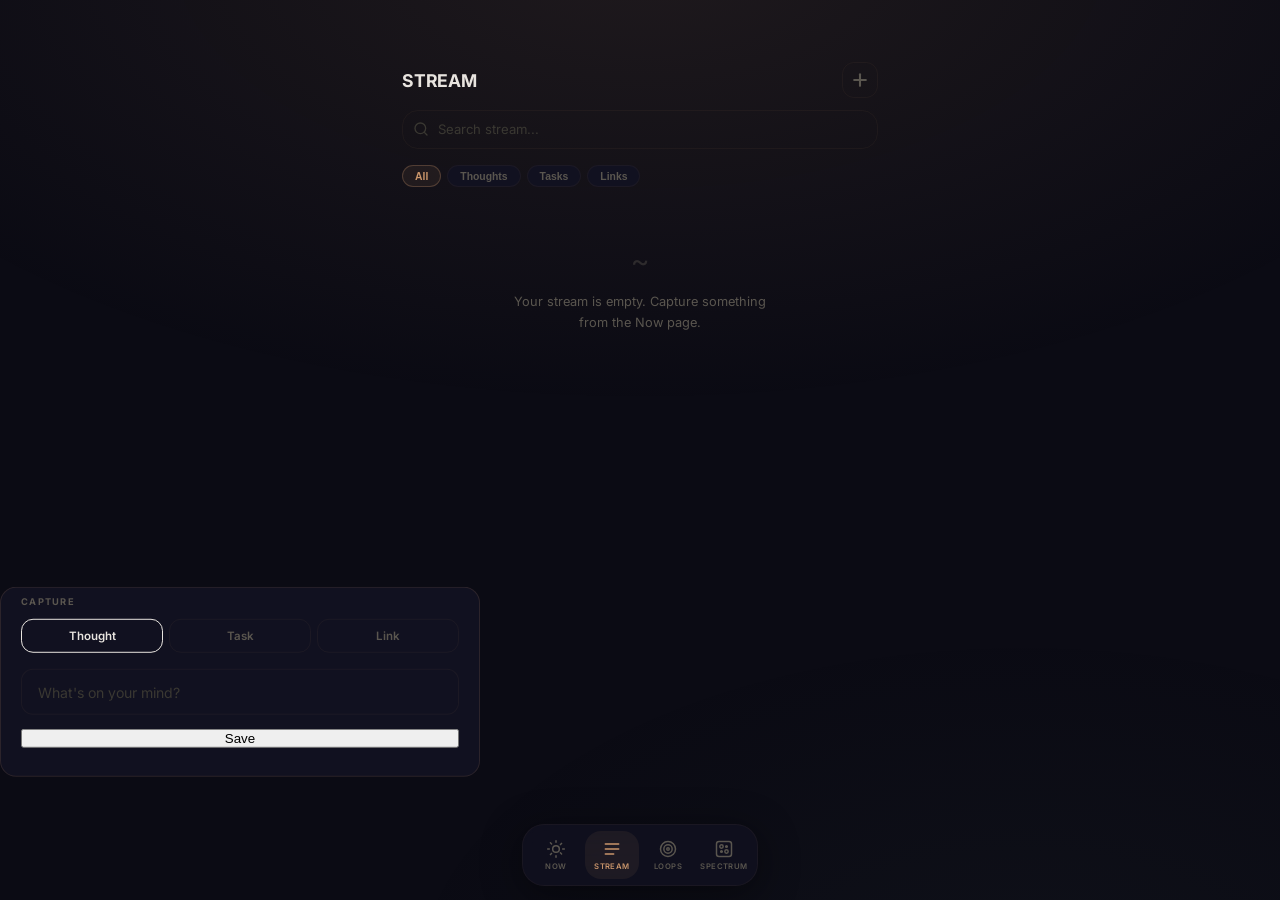
<file: stream.html>
<!DOCTYPE html>
<html lang="en">
<head>
  <meta charset="UTF-8" />
  <meta name="viewport" content="width=device-width, initial-scale=1.0, viewport-fit=cover" />
  <title>mp &middot; Stream</title>
  <link rel="manifest" href="manifest.json">
  <meta name="theme-color" content="#08090d">
  <meta name="apple-mobile-web-app-capable" content="yes">
  <meta name="apple-mobile-web-app-status-bar-style" content="black-translucent">
  <link rel="apple-touch-icon" href="icon-192.png">
  <link rel="preconnect" href="https://fonts.googleapis.com" />
  <link href="https://fonts.googleapis.com/css2?family=Inter:wght@400;500;600;700;800;900&family=JetBrains+Mono:wght@400;500;700&display=swap" rel="stylesheet" />
  <link rel="stylesheet" href="style.css" />
  <style>
    /* ── Filter chips ── */
    .chips {
      display: flex;
      gap: 6px;
      padding: 0.5rem 0;
      overflow-x: auto;
      -webkit-overflow-scrolling: touch;
      scrollbar-width: none;
    }
    .chips::-webkit-scrollbar { display: none; }

    /* ── Search ── */
    .search-wrap {
      margin-bottom: 0.5rem;
    }
    .search-input {
      width: 100%;
      padding: 0.65rem 0.9rem 0.65rem 2.2rem;
      background: var(--bg2);
      border: 1px solid var(--border);
      border-radius: var(--r);
      color: var(--text);
      font-family: inherit;
      font-size: 0.82rem;
      outline: none;
      transition: border-color 0.3s, box-shadow 0.3s;
    }
    .search-input:focus {
      border-color: var(--accent-mid);
      box-shadow: 0 0 0 3px var(--accent-dim);
    }
    .search-input::placeholder { color: var(--text4); }
    .search-wrap {
      position: relative;
    }
    .search-icon {
      position: absolute;
      left: 0.7rem;
      top: 50%;
      transform: translateY(-50%);
      width: 16px;
      height: 16px;
      color: var(--text4);
      pointer-events: none;
    }

    /* ── Feed ── */
    .feed { display: flex; flex-direction: column; gap: 6px; padding-bottom: 1rem; }
    .feed-item {
      display: flex;
      align-items: flex-start;
      gap: 0.7rem;
      padding: 0.8rem 0.9rem;
      background: var(--bg2);
      border: 1px solid var(--border);
      border-radius: var(--r-sm);
      transition: all 0.2s var(--ease);
      position: relative;
    }
    .feed-item:hover {
      border-color: rgba(255,255,255,0.1);
      transform: translateX(2px);
    }
    .feed-item.pinned {
      border-color: var(--accent-mid);
      background: color-mix(in srgb, var(--accent) 4%, var(--bg2));
    }
    .feed-dot {
      width: 8px; height: 8px;
      border-radius: 50%;
      margin-top: 5px;
      flex-shrink: 0;
      opacity: 0.8;
    }
    .feed-body { flex: 1; min-width: 0; }
    .feed-text {
      font-size: 0.82rem;
      line-height: 1.5;
      color: var(--text);
      word-break: break-word;
    }
    .feed-text a {
      color: var(--accent);
      text-decoration: none;
    }
    .feed-text a:hover { text-decoration: underline; }
    .feed-meta {
      font-family: 'JetBrains Mono', monospace;
      font-size: 0.58rem;
      color: var(--text4);
      margin-top: 0.3rem;
    }
    .feed-actions {
      display: flex;
      flex-direction: column;
      gap: 2px;
      flex-shrink: 0;
    }
    .feed-btn {
      background: none; border: none;
      color: var(--text4);
      cursor: pointer;
      font-size: 0.75rem;
      padding: 2px 4px;
      opacity: 0;
      transition: opacity 0.15s, color 0.15s;
      line-height: 1;
    }
    .feed-item:hover .feed-btn { opacity: 1; }
    .feed-btn.pin-btn.active {
      opacity: 1;
      color: var(--amber);
    }
    .feed-btn.delete-btn:hover { color: var(--red); }
    .feed-btn.pin-btn:hover { color: var(--amber); }

    .feed-item.task .feed-text { cursor: pointer; }
    .feed-item.task.done .feed-text {
      text-decoration: line-through;
      opacity: 0.4;
    }

    /* Flash animation for new items */
    @keyframes itemIn {
      from { opacity: 0; transform: translateY(-8px) scale(0.97); }
      to   { opacity: 1; transform: translateY(0) scale(1); }
    }
    .feed-item.new { animation: itemIn 0.35s var(--ease); }

    /* ── Bottom sheet (add form) ── */
    .type-selector {
      display: flex;
      gap: 6px;
      margin-bottom: 1rem;
    }
    .type-btn {
      flex: 1;
      padding: 0.55rem 0.5rem;
      border-radius: var(--r-sm);
      background: var(--bg2);
      border: 1px solid var(--border);
      color: var(--text3);
      font-family: inherit;
      font-size: 0.72rem;
      font-weight: 600;
      cursor: pointer;
      text-align: center;
      transition: all 0.2s;
    }
    .type-btn.active {
      border-color: var(--accent-mid);
      color: var(--accent);
      background: color-mix(in srgb, var(--accent) 8%, var(--bg2));
    }
    .sheet-body .glass-input {
      width: 100%;
      margin-bottom: 0.75rem;
    }
    .sheet-body .btn-accent {
      width: 100%;
    }
  </style>
</head>
<body>
  <div class="page">
    <!-- Header -->
    <div class="page-head">
      <span class="page-title">STREAM</span>
      <button class="page-action" id="addBtn" title="Add item">
        <svg width="20" height="20" viewBox="0 0 24 24" fill="none" stroke="currentColor" stroke-width="2.5" stroke-linecap="round"><line x1="12" y1="5" x2="12" y2="19"/><line x1="5" y1="12" x2="19" y2="12"/></svg>
      </button>
    </div>

    <!-- Search -->
    <div class="search-wrap fade-up">
      <svg class="search-icon" viewBox="0 0 24 24" fill="none" stroke="currentColor" stroke-width="2" stroke-linecap="round" stroke-linejoin="round"><circle cx="11" cy="11" r="8"/><line x1="21" y1="21" x2="16.65" y2="16.65"/></svg>
      <input class="search-input" id="searchInput" type="text" placeholder="Search stream..." autocomplete="off" />
    </div>

    <!-- Filter chips -->
    <div class="chips fade-up" style="animation-delay:0.05s">
      <button class="chip active" data-filter="all">All</button>
      <button class="chip" data-filter="thought">Thoughts</button>
      <button class="chip" data-filter="task">Tasks</button>
      <button class="chip" data-filter="link">Links</button>
    </div>

    <!-- Feed -->
    <div class="feed stagger" id="feed"></div>
  </div>

  <!-- Bottom sheet overlay + sheet -->
  <div class="sheet-overlay" id="sheetOverlay"></div>
  <div class="sheet" id="sheet">
    <div class="sheet-handle"></div>
    <div class="sheet-body">
      <div class="label" style="margin-bottom:0.75rem;">Capture</div>
      <div class="type-selector">
        <button class="type-btn active" data-type="thought">Thought</button>
        <button class="type-btn" data-type="task">Task</button>
        <button class="type-btn" data-type="link">Link</button>
      </div>
      <input class="glass-input" id="sheetInput" type="text" placeholder="What's on your mind?" autocomplete="off" />
      <button class="btn-accent" id="sheetSave">Save</button>
    </div>
  </div>

  <!-- Dock -->
  <nav class="dock">
    <a class="dock-item" href="index.html">
      <svg viewBox="0 0 24 24"><circle cx="12" cy="12" r="4"/><path d="M12 2v2m0 16v2m-10-10h2m16 0h2m-3.3-6.7-1.4 1.4M6.7 17.3l-1.4 1.4m0-14.1 1.4 1.4m10.6 10.6 1.4 1.4"/></svg>
      <span>Now</span>
    </a>
    <a class="dock-item active" href="stream.html">
      <svg viewBox="0 0 24 24"><line x1="4" y1="6" x2="20" y2="6"/><line x1="4" y1="12" x2="20" y2="12"/><line x1="4" y1="18" x2="14" y2="18"/></svg>
      <span>Stream</span>
    </a>
    <a class="dock-item" href="loops.html">
      <svg viewBox="0 0 24 24"><circle cx="12" cy="12" r="9"/><circle cx="12" cy="12" r="5"/><circle cx="12" cy="12" r="1.5"/></svg>
      <span>Loops</span>
    </a>
    <a class="dock-item" href="spectrum.html">
      <svg viewBox="0 0 24 24"><rect x="3" y="3" width="18" height="18" rx="3"/><circle cx="9" cy="9" r="2"/><circle cx="15" cy="15" r="2"/><circle cx="15" cy="9" r="1"/><circle cx="9" cy="15" r="1"/></svg>
      <span>Spectrum</span>
    </a>
  </nav>

  <script>
    // ── Time accent
    function setTimeAccent() {
      var h = new Date().getHours();
      var hue;
      if (h >= 6 && h < 12)       hue = 35;
      else if (h >= 12 && h < 17)  hue = 175;
      else if (h >= 17 && h < 21)  hue = 270;
      else                         hue = 220;
      document.documentElement.style.setProperty('--accent-h', hue);
    }
    setTimeAccent();

    // ── Stream data
    var STREAM_KEY = 'mp_stream';
    var activeFilter = 'all';
    var searchQuery = '';

    function getStream() {
      try { return JSON.parse(localStorage.getItem(STREAM_KEY) || '[]'); }
      catch(e) { return []; }
    }
    function saveStream(items) {
      localStorage.setItem(STREAM_KEY, JSON.stringify(items));
    }
    function genId() {
      return Date.now().toString(36) + Math.random().toString(36).slice(2, 7);
    }

    // ── Type colors
    function typeColor(type) {
      switch(type) {
        case 'link':    return 'var(--blue)';
        case 'task':    return 'var(--amber)';
        case 'thought': return 'var(--accent)';
        default:        return 'var(--text3)';
      }
    }

    // ── Helpers
    function escHtml(s) {
      var d = document.createElement('div');
      d.textContent = s;
      return d.innerHTML;
    }
    function truncate(s, n) {
      return s.length > n ? s.slice(0, n) + '...' : s;
    }
    function timeAgo(iso) {
      var diff = (Date.now() - new Date(iso).getTime()) / 1000;
      if (diff < 60) return 'just now';
      if (diff < 3600) return Math.floor(diff / 60) + 'm ago';
      if (diff < 86400) return Math.floor(diff / 3600) + 'h ago';
      var days = Math.floor(diff / 86400);
      if (days === 1) return 'yesterday';
      if (days < 7) return days + 'd ago';
      return new Date(iso).toLocaleDateString('en-GB', { day: 'numeric', month: 'short' });
    }

    // ── Render feed
    function renderFeed() {
      var items = getStream();

      // Sort: pinned first, then reverse chronological
      items.sort(function(a, b) {
        if (a.pinned && !b.pinned) return -1;
        if (!a.pinned && b.pinned) return 1;
        return new Date(b.ts) - new Date(a.ts);
      });

      // Filter by type
      if (activeFilter !== 'all') {
        items = items.filter(function(i) { return i.type === activeFilter; });
      }

      // Filter by search
      if (searchQuery) {
        var q = searchQuery.toLowerCase();
        items = items.filter(function(i) {
          return i.content.toLowerCase().indexOf(q) !== -1;
        });
      }

      var el = document.getElementById('feed');

      if (!items.length) {
        var msg = searchQuery || activeFilter !== 'all'
          ? 'No matching items.'
          : 'Your stream is empty. Capture something from the Now page.';
        el.innerHTML = '<div class="empty"><div class="empty-icon">~</div><div class="empty-text">' + msg + '</div></div>';
        return;
      }

      el.innerHTML = items.map(function(item) {
        var content = item.content;
        if (item.type === 'link') {
          content = '<a href="' + escHtml(item.content) + '" target="_blank" rel="noopener">' + escHtml(truncate(item.content, 80)) + '</a>';
        } else {
          content = escHtml(content);
        }
        var doneClass = (item.type === 'task' && item.done) ? ' done' : '';
        var pinnedClass = item.pinned ? ' pinned' : '';
        var pinActive = item.pinned ? ' active' : '';
        return '<div class="feed-item ' + item.type + doneClass + pinnedClass + '" data-id="' + item.id + '">'
          + '<div class="feed-dot" style="background:' + typeColor(item.type) + '"></div>'
          + '<div class="feed-body">'
          +   '<div class="feed-text">' + content + '</div>'
          +   '<div class="feed-meta">' + timeAgo(item.ts) + ' &middot; ' + item.type + (item.pinned ? ' &middot; pinned' : '') + '</div>'
          + '</div>'
          + '<div class="feed-actions">'
          +   '<button class="feed-btn pin-btn' + pinActive + '" title="Pin">'
          +     '<svg width="14" height="14" viewBox="0 0 24 24" fill="' + (item.pinned ? 'currentColor' : 'none') + '" stroke="currentColor" stroke-width="2" stroke-linecap="round" stroke-linejoin="round"><polygon points="12 2 15.09 8.26 22 9.27 17 14.14 18.18 21.02 12 17.77 5.82 21.02 7 14.14 2 9.27 8.91 8.26 12 2"/></svg>'
          +   '</button>'
          +   '<button class="feed-btn delete-btn" title="Delete">&times;</button>'
          + '</div>'
          + '</div>';
      }).join('');

      bindFeedEvents();
    }

    function bindFeedEvents() {
      var el = document.getElementById('feed');

      // Delete
      el.querySelectorAll('.delete-btn').forEach(function(btn) {
        btn.addEventListener('click', function(e) {
          e.stopPropagation();
          var id = btn.closest('.feed-item').dataset.id;
          var stream = getStream().filter(function(i) { return i.id !== id; });
          saveStream(stream);
          renderFeed();
        });
      });

      // Pin toggle
      el.querySelectorAll('.pin-btn').forEach(function(btn) {
        btn.addEventListener('click', function(e) {
          e.stopPropagation();
          var id = btn.closest('.feed-item').dataset.id;
          var stream = getStream();
          var item = stream.find(function(i) { return i.id === id; });
          if (item) {
            item.pinned = !item.pinned;
            saveStream(stream);
            renderFeed();
          }
        });
      });

      // Task toggle
      el.querySelectorAll('.feed-item.task .feed-text').forEach(function(txt) {
        txt.addEventListener('click', function() {
          var id = txt.closest('.feed-item').dataset.id;
          var stream = getStream();
          var item = stream.find(function(i) { return i.id === id; });
          if (item) {
            item.done = !item.done;
            saveStream(stream);
            renderFeed();
          }
        });
      });
    }

    // ── Filter chips
    document.querySelectorAll('.chip').forEach(function(chip) {
      chip.addEventListener('click', function() {
        document.querySelectorAll('.chip').forEach(function(c) { c.classList.remove('active'); });
        chip.classList.add('active');
        activeFilter = chip.dataset.filter;
        renderFeed();
      });
    });

    // ── Search
    var searchInput = document.getElementById('searchInput');
    searchInput.addEventListener('input', function() {
      searchQuery = searchInput.value.trim();
      renderFeed();
    });

    // ── Bottom sheet
    var sheet = document.getElementById('sheet');
    var overlay = document.getElementById('sheetOverlay');
    var addBtn = document.getElementById('addBtn');
    var sheetInput = document.getElementById('sheetInput');
    var sheetSave = document.getElementById('sheetSave');
    var selectedType = 'thought';

    function openSheet() {
      sheet.classList.add('open');
      overlay.classList.add('open');
      setTimeout(function() { sheetInput.focus(); }, 300);
    }
    function closeSheet() {
      sheet.classList.remove('open');
      overlay.classList.remove('open');
      sheetInput.value = '';
    }

    addBtn.addEventListener('click', openSheet);
    overlay.addEventListener('click', closeSheet);

    // Type selector
    document.querySelectorAll('.type-btn').forEach(function(btn) {
      btn.addEventListener('click', function() {
        document.querySelectorAll('.type-btn').forEach(function(b) { b.classList.remove('active'); });
        btn.classList.add('active');
        selectedType = btn.dataset.type;
        var placeholders = {
          thought: "What's on your mind?",
          task: 'What needs doing?',
          link: 'Paste a URL...'
        };
        sheetInput.placeholder = placeholders[selectedType] || '';
      });
    });

    // Save from sheet
    function saveFromSheet() {
      var content = sheetInput.value.trim();
      if (!content) return;

      var item = {
        id: genId(),
        type: selectedType,
        content: content,
        done: false,
        ts: new Date().toISOString()
      };

      var stream = getStream();
      stream.unshift(item);
      saveStream(stream);
      closeSheet();
      renderFeed();
    }

    sheetSave.addEventListener('click', saveFromSheet);
    sheetInput.addEventListener('keydown', function(e) {
      if (e.key === 'Enter') saveFromSheet();
    });

    // ── Sheet swipe-to-dismiss
    (function() {
      var startY = 0, currentY = 0, dragging = false;
      var handle = sheet.querySelector('.sheet-handle');

      handle.addEventListener('touchstart', function(e) {
        startY = e.touches[0].clientY;
        dragging = true;
        sheet.style.transition = 'none';
      });

      document.addEventListener('touchmove', function(e) {
        if (!dragging) return;
        currentY = e.touches[0].clientY;
        var dy = Math.max(0, currentY - startY);
        sheet.style.transform = 'translateY(' + dy + 'px)';
      });

      document.addEventListener('touchend', function() {
        if (!dragging) return;
        dragging = false;
        sheet.style.transition = '';
        sheet.style.transform = '';
        if (currentY - startY > 80) {
          closeSheet();
        }
        startY = 0;
        currentY = 0;
      });
    })();

    // ── Init
    renderFeed();
  </script>
</body>
</html>
</file>
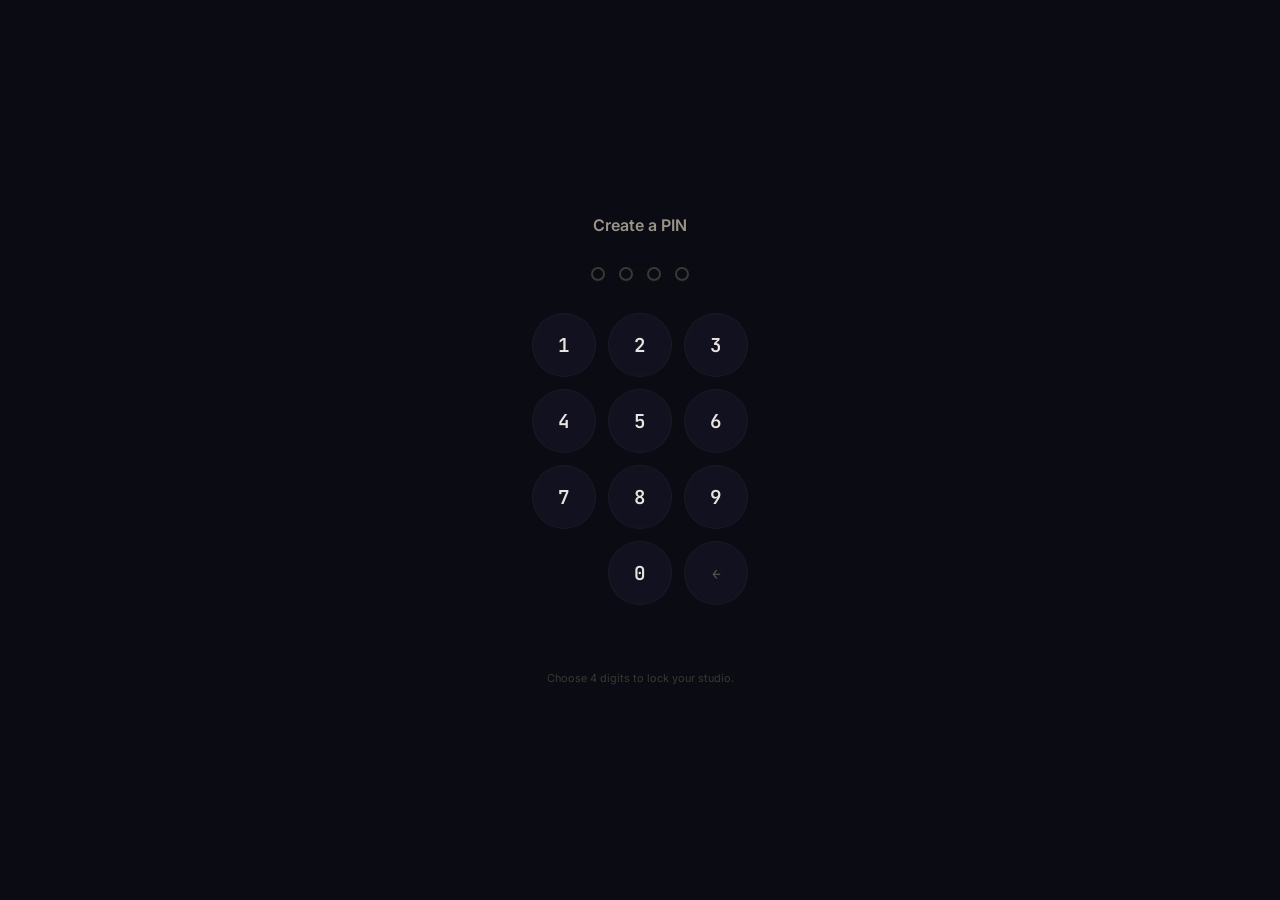
<file: studio.html>
<!DOCTYPE html>
<html lang="en">
<head>
  <meta charset="UTF-8" />
  <meta name="viewport" content="width=device-width, initial-scale=1.0, viewport-fit=cover" />
  <title>mp &middot; studio</title>
  <link rel="manifest" href="manifest.json">
  <meta name="theme-color" content="#0b0b14">
  <meta name="apple-mobile-web-app-capable" content="yes">
  <meta name="apple-mobile-web-app-status-bar-style" content="black-translucent">
  <link rel="apple-touch-icon" href="icon-192.png">
  <link href="https://fonts.googleapis.com/css2?family=Inter:wght@400;500;600;700;800&family=JetBrains+Mono:wght@400;500;700&display=swap" rel="stylesheet" />
  <link rel="stylesheet" href="style.css" />
  <style>
    /* No safety bar on studio — this is fully private */
    body { padding-top: 0; }

    .studio-unlocked {
      display: none;
    }
    .studio-unlocked.visible {
      display: block;
    }

    .studio-header {
      padding: 1.5rem 0 0.5rem;
    }
    .back-link {
      font-size: 0.72rem;
      color: var(--text3);
      text-decoration: none;
      display: inline-flex;
      align-items: center;
      gap: 4px;
      margin-bottom: 0.5rem;
    }
    .back-link:hover { color: var(--sage); }

    .write-area {
      width: 100%;
      min-height: 300px;
      padding: 1.15rem;
      background: var(--surface);
      border: 1px solid var(--border);
      border-radius: var(--r);
      color: var(--text);
      font-family: 'Inter', sans-serif;
      font-size: 0.88rem;
      line-height: 1.8;
      outline: none;
      resize: vertical;
      transition: border-color 0.3s;
    }
    .write-area:focus {
      border-color: var(--border-active);
    }
    .write-area::placeholder { color: var(--text4); }

    .write-footer {
      display: flex;
      align-items: center;
      justify-content: space-between;
      margin-top: 0.75rem;
    }
    .word-count {
      font-family: 'JetBrains Mono', monospace;
      font-size: 0.62rem;
      color: var(--text4);
    }

    .entry-list {
      margin-top: 1.5rem;
    }
    .entry-card {
      background: var(--surface);
      border: 1px solid var(--border);
      border-radius: var(--r);
      padding: 1rem;
      margin-bottom: 0.6rem;
      cursor: pointer;
      transition: border-color 0.3s;
    }
    .entry-card:hover { border-color: var(--border-warm); }
    .entry-card-date {
      font-family: 'JetBrains Mono', monospace;
      font-size: 0.62rem;
      color: var(--text3);
      margin-bottom: 0.35rem;
    }
    .entry-card-preview {
      font-size: 0.78rem;
      color: var(--text2);
      line-height: 1.55;
      display: -webkit-box;
      -webkit-line-clamp: 3;
      -webkit-box-orient: vertical;
      overflow: hidden;
    }
    .entry-card-title {
      font-size: 0.85rem;
      font-weight: 600;
      color: var(--text);
      margin-bottom: 0.25rem;
    }

    .entry-full {
      display: none;
    }
    .entry-full.visible { display: block; }

    .entry-full-text {
      font-size: 0.88rem;
      color: var(--text);
      line-height: 1.8;
      white-space: pre-wrap;
      word-break: break-word;
    }

    .studio-safe-msg {
      text-align: center;
      padding: 1rem;
      margin-bottom: 1rem;
      font-size: 0.72rem;
      color: var(--text3);
      line-height: 1.55;
    }

    .lock-btn {
      position: fixed;
      top: 14px;
      right: 14px;
      width: 36px; height: 36px;
      border-radius: 50%;
      background: var(--surface);
      border: 1px solid var(--border);
      color: var(--text3);
      cursor: pointer;
      display: flex; align-items: center; justify-content: center;
      z-index: 100;
      transition: all 0.2s;
    }
    .lock-btn:hover { border-color: var(--danger); color: var(--danger); }

    .pin-setup-info {
      font-size: 0.72rem;
      color: var(--text2);
      text-align: center;
      margin-top: 1rem;
      line-height: 1.5;
    }
  </style>
</head>
<body>
  <!-- PIN Screen -->
  <div class="pin-screen" id="pinScreen">
    <div class="pin-title" id="pinTitle">Enter your PIN</div>
    <div class="pin-dots" id="pinDots">
      <div class="pin-dot"></div>
      <div class="pin-dot"></div>
      <div class="pin-dot"></div>
      <div class="pin-dot"></div>
    </div>
    <div class="pin-pad" id="pinPad">
      <button class="pin-key" data-key="1">1</button>
      <button class="pin-key" data-key="2">2</button>
      <button class="pin-key" data-key="3">3</button>
      <button class="pin-key" data-key="4">4</button>
      <button class="pin-key" data-key="5">5</button>
      <button class="pin-key" data-key="6">6</button>
      <button class="pin-key" data-key="7">7</button>
      <button class="pin-key" data-key="8">8</button>
      <button class="pin-key" data-key="9">9</button>
      <button class="pin-key empty"></button>
      <button class="pin-key" data-key="0">0</button>
      <button class="pin-key backspace" data-key="back">&larr;</button>
    </div>
    <div class="pin-hint" id="pinHint">This space is yours. No one else sees it.</div>
  </div>

  <!-- Unlocked Studio -->
  <div class="studio-unlocked" id="studioMain">
    <button class="lock-btn" id="lockBtn" title="Lock studio">
      <svg width="16" height="16" viewBox="0 0 24 24" fill="none" stroke="currentColor" stroke-width="2" stroke-linecap="round" stroke-linejoin="round"><rect x="3" y="11" width="18" height="11" rx="2"/><path d="M7 11V7a5 5 0 0110 0v4"/></svg>
    </button>

    <div class="page">
      <a href="index.html" class="back-link">
        <svg width="14" height="14" viewBox="0 0 24 24" fill="none" stroke="currentColor" stroke-width="2"><path d="M19 12H5m0 0l7 7m-7-7l7-7"/></svg>
        Home
      </a>

      <div class="studio-header">
        <div class="page-title">Inner Child Studio</div>
        <div class="page-subtitle">Your private creative space</div>
      </div>

      <div class="studio-safe-msg">
        No one sees this. No AI judges it. It's not pathetic.<br>
        It's the realest thing you do.
      </div>

      <!-- Write view -->
      <div id="writeView">
        <div class="form-group">
          <label class="form-label">Title (optional)</label>
          <input class="glass-input" id="entryTitle" placeholder="Give it a name, or don't" />
        </div>
        <textarea class="write-area" id="entryText" placeholder="Write whatever you need to write..."></textarea>
        <div class="write-footer">
          <span class="word-count" id="wordCount">0 words</span>
          <div style="display:flex;gap:6px;">
            <button class="btn btn-ghost btn-sm" id="clearBtn">Clear</button>
            <button class="btn btn-amber btn-sm" id="saveBtn">Save</button>
          </div>
        </div>
      </div>

      <!-- Entries -->
      <div class="section-head mt-3">
        <span class="label">Your writings</span>
        <span class="label" id="entryCountLabel"></span>
      </div>
      <div class="entry-list" id="entryList"></div>

      <!-- Full entry view -->
      <div class="entry-full" id="entryFull">
        <button class="btn btn-ghost btn-sm mb-2" id="backToList">
          <svg width="14" height="14" viewBox="0 0 24 24" fill="none" stroke="currentColor" stroke-width="2"><path d="M19 12H5m0 0l7 7m-7-7l7-7"/></svg>
          Back
        </button>
        <div id="entryFullDate" class="entry-card-date"></div>
        <div id="entryFullTitle" class="entry-card-title" style="font-size:1.1rem;margin-bottom:0.75rem;"></div>
        <div id="entryFullText" class="entry-full-text"></div>
        <div style="margin-top:1.5rem;display:flex;gap:8px;">
          <button class="btn btn-ghost btn-sm" id="editEntry">Edit</button>
          <button class="btn btn-ghost btn-sm" id="deleteEntry" style="color:var(--danger);">Delete</button>
        </div>
      </div>
    </div>
  </div>

  <script src="sanctuary.js"></script>
  <script>
    // ── PIN system ───────────────────────────
    var pinScreen = document.getElementById('pinScreen');
    var studioMain = document.getElementById('studioMain');
    var pinDots = document.querySelectorAll('.pin-dot');
    var pinKeys = document.querySelectorAll('.pin-key');
    var pinHint = document.getElementById('pinHint');
    var pinTitle = document.getElementById('pinTitle');

    var storedPin = localStorage.getItem(S_KEYS.studioPin);
    var isSetup = !storedPin;
    var currentPin = '';
    var confirmPin = '';
    var setupPhase = isSetup ? 'create' : 'enter';

    if (isSetup) {
      pinTitle.textContent = 'Create a PIN';
      pinHint.textContent = 'Choose 4 digits to lock your studio.';
    }

    function simpleHash(str) {
      var hash = 0;
      for (var i = 0; i < str.length; i++) {
        hash = ((hash << 5) - hash) + str.charCodeAt(i);
        hash |= 0;
      }
      return hash.toString(36);
    }

    function updateDots() {
      pinDots.forEach(function (d, i) {
        d.classList.toggle('filled', i < currentPin.length);
        d.classList.remove('wrong');
      });
    }

    function shakeDots() {
      pinDots.forEach(function (d) { d.classList.add('wrong'); });
      setTimeout(function () {
        currentPin = '';
        updateDots();
      }, 500);
    }

    function unlock() {
      pinScreen.style.display = 'none';
      studioMain.classList.add('visible');
      renderEntries();
    }

    function handlePin() {
      if (currentPin.length !== 4) return;

      if (setupPhase === 'create') {
        confirmPin = currentPin;
        currentPin = '';
        setupPhase = 'confirm';
        pinTitle.textContent = 'Confirm your PIN';
        pinHint.textContent = 'Enter it again to confirm.';
        updateDots();
        return;
      }

      if (setupPhase === 'confirm') {
        if (currentPin === confirmPin) {
          localStorage.setItem(S_KEYS.studioPin, simpleHash(currentPin));
          sToast('PIN set. Your space is locked.');
          unlock();
        } else {
          pinHint.textContent = 'Didn\'t match. Try again.';
          setupPhase = 'create';
          pinTitle.textContent = 'Create a PIN';
          shakeDots();
        }
        return;
      }

      // Normal entry
      if (simpleHash(currentPin) === storedPin) {
        unlock();
      } else {
        pinHint.textContent = 'Wrong PIN. Try again.';
        shakeDots();
      }
    }

    pinKeys.forEach(function (key) {
      key.addEventListener('click', function () {
        var val = key.dataset.key;
        if (val === 'back') {
          currentPin = currentPin.slice(0, -1);
          updateDots();
          return;
        }
        if (key.classList.contains('empty')) return;
        if (currentPin.length >= 4) return;
        currentPin += val;
        updateDots();
        if (currentPin.length === 4) {
          setTimeout(handlePin, 200);
        }
      });
    });

    // Lock button
    document.getElementById('lockBtn').addEventListener('click', function () {
      studioMain.classList.remove('visible');
      pinScreen.style.display = '';
      currentPin = '';
      setupPhase = 'enter';
      pinTitle.textContent = 'Enter your PIN';
      pinHint.textContent = 'This space is yours. No one else sees it.';
      updateDots();
    });

    // ── Entry system ─────────────────────────
    function getEntries() {
      return sLoad(S_KEYS.studioEntries, []);
    }
    function saveEntries(entries) {
      sSave(S_KEYS.studioEntries, entries);
    }

    var titleInput = document.getElementById('entryTitle');
    var textInput = document.getElementById('entryText');
    var wordCount = document.getElementById('wordCount');
    var editingEntryId = null;

    textInput.addEventListener('input', function () {
      var words = textInput.value.trim().split(/\s+/).filter(Boolean).length;
      wordCount.textContent = words + ' word' + (words !== 1 ? 's' : '');
    });

    document.getElementById('saveBtn').addEventListener('click', function () {
      var text = textInput.value.trim();
      if (!text) return;

      var entries = getEntries();
      if (editingEntryId) {
        var entry = entries.find(function (e) { return e.id === editingEntryId; });
        if (entry) {
          entry.title = titleInput.value.trim();
          entry.text = text;
          entry.updatedAt = new Date().toISOString();
        }
        editingEntryId = null;
      } else {
        entries.unshift({
          id: sId(),
          title: titleInput.value.trim(),
          text: text,
          createdAt: new Date().toISOString(),
          updatedAt: new Date().toISOString()
        });
      }
      saveEntries(entries);
      titleInput.value = '';
      textInput.value = '';
      wordCount.textContent = '0 words';
      sToast('Saved safely.');
      renderEntries();
      showWriteView();
    });

    document.getElementById('clearBtn').addEventListener('click', function () {
      titleInput.value = '';
      textInput.value = '';
      wordCount.textContent = '0 words';
      editingEntryId = null;
    });

    function renderEntries() {
      var entries = getEntries();
      var countLabel = document.getElementById('entryCountLabel');
      countLabel.textContent = entries.length ? entries.length + ' entries' : '';

      var listEl = document.getElementById('entryList');
      if (!entries.length) {
        listEl.innerHTML = '<div class="empty"><div class="empty-text">Nothing written yet. Take your time.</div></div>';
        return;
      }

      listEl.innerHTML = entries.map(function (e) {
        var preview = e.text.slice(0, 150).replace(/\n/g, ' ');
        return '<div class="entry-card" data-id="' + e.id + '">'
          + '<div class="entry-card-date">' + sFormatDate(e.createdAt) + '</div>'
          + (e.title ? '<div class="entry-card-title">' + sEsc(e.title) + '</div>' : '')
          + '<div class="entry-card-preview">' + sEsc(preview) + '</div>'
          + '</div>';
      }).join('');

      listEl.querySelectorAll('.entry-card').forEach(function (card) {
        card.addEventListener('click', function () {
          showEntryFull(card.dataset.id);
        });
      });
    }

    function showEntryFull(id) {
      var entries = getEntries();
      var entry = entries.find(function (e) { return e.id === id; });
      if (!entry) return;

      document.getElementById('writeView').style.display = 'none';
      document.querySelector('.section-head.mt-3').style.display = 'none';
      document.getElementById('entryList').style.display = 'none';
      document.getElementById('entryFull').classList.add('visible');

      document.getElementById('entryFullDate').textContent = sFormatDate(entry.createdAt);
      document.getElementById('entryFullTitle').textContent = entry.title || '';
      document.getElementById('entryFullText').textContent = entry.text;

      document.getElementById('editEntry').onclick = function () {
        editingEntryId = entry.id;
        titleInput.value = entry.title || '';
        textInput.value = entry.text;
        textInput.dispatchEvent(new Event('input'));
        showWriteView();
      };

      document.getElementById('deleteEntry').onclick = function () {
        if (!confirm('Delete this entry? This can\'t be undone.')) return;
        var entries = getEntries().filter(function (e) { return e.id !== id; });
        saveEntries(entries);
        showWriteView();
        renderEntries();
        sToast('Entry removed.');
      };
    }

    function showWriteView() {
      document.getElementById('writeView').style.display = '';
      document.querySelector('.section-head.mt-3').style.display = '';
      document.getElementById('entryList').style.display = '';
      document.getElementById('entryFull').classList.remove('visible');
    }

    document.getElementById('backToList').addEventListener('click', showWriteView);
  </script>
</body>
</html>
</file>
<file: style.css>
/* ═══════════════════════════════════════════════════
   mp — sanctuary
   a trauma-informed personal space
   ═══════════════════════════════════════════════════ */

:root {
  /* ── Warm amber palette ── */
  --amber:     #c9956b;
  --amber-dim: rgba(201, 149, 107, 0.08);
  --amber-mid: rgba(201, 149, 107, 0.18);
  --amber-glow:rgba(201, 149, 107, 0.10);
  --amber-bright: #daa87e;

  /* ── Semantic colors ── */
  --sage:      #7ba695;
  --sage-dim:  rgba(123, 166, 149, 0.10);
  --rose:      #c48b9f;
  --rose-dim:  rgba(196, 139, 159, 0.10);
  --lavender:  #9b8ec4;
  --lavender-dim: rgba(155, 142, 196, 0.10);
  --sky:       #6b9fc9;
  --sky-dim:   rgba(107, 159, 201, 0.10);
  --safe:      #5cb88a;
  --safe-dim:  rgba(92, 184, 138, 0.10);
  --warn:      #e8a87c;
  --danger:    #d47b7b;

  /* ── Surfaces ── */
  --bg:        #0b0b14;
  --surface:   #111120;
  --surface2:  #181830;
  --surface3:  #21213a;
  --border:    rgba(201, 149, 107, 0.06);
  --border-warm: rgba(201, 149, 107, 0.14);
  --border-active: rgba(201, 149, 107, 0.28);

  /* ── Text ── */
  --text:      #e8e4df;
  --text2:     #9a9488;
  --text3:     #5a564f;
  --text4:     #3a3832;

  /* ── Radius ── */
  --r:         16px;
  --r-sm:      12px;
  --r-xs:      8px;
  --r-pill:    999px;

  /* ── Easing ── */
  --ease:      cubic-bezier(0.25, 0.46, 0.45, 0.94);
  --ease-out:  cubic-bezier(0.16, 1, 0.3, 1);
  --spring:    cubic-bezier(0.34, 1.56, 0.64, 1);

  /* ── Layout ── */
  --dock-h:    72px;
  --safety-h:  42px;
  --page-max:  540px;
}

/* ── Reset ── */
*, *::before, *::after { margin: 0; padding: 0; box-sizing: border-box; }
html { -webkit-tap-highlight-color: transparent; }

body {
  font-family: 'Inter', -apple-system, BlinkMacSystemFont, sans-serif;
  background: var(--bg);
  color: var(--text);
  min-height: 100dvh;
  overflow-x: hidden;
  -webkit-font-smoothing: antialiased;
  padding-bottom: calc(var(--dock-h) + 24px);
  padding-top: var(--safety-h);
}

/* ── Ambient warmth ── */
body::before {
  content: '';
  position: fixed; inset: 0;
  background:
    radial-gradient(ellipse 70% 50% at 50% -5%, var(--amber-glow), transparent),
    radial-gradient(ellipse 50% 40% at 80% 110%, rgba(123, 166, 149, 0.04), transparent);
  pointer-events: none;
  z-index: 0;
  transition: background 3s ease;
}

/* ── Scrollbar ── */
::-webkit-scrollbar { width: 3px; }
::-webkit-scrollbar-track { background: transparent; }
::-webkit-scrollbar-thumb { background: var(--border-warm); border-radius: 2px; }

/* ── Mono ── */
.mono { font-family: 'JetBrains Mono', 'SF Mono', monospace; }


/* ══════════════════════════════════════════
   SAFETY BAR — always on, always at top
   ══════════════════════════════════════════ */
.safety-bar {
  position: fixed;
  top: 0; left: 0; right: 0;
  height: var(--safety-h);
  display: flex;
  align-items: center;
  justify-content: center;
  gap: 8px;
  background: rgba(11, 11, 20, 0.92);
  backdrop-filter: blur(20px);
  -webkit-backdrop-filter: blur(20px);
  border-bottom: 1px solid var(--border);
  z-index: 900;
  user-select: none;
  -webkit-user-select: none;
  cursor: default;
  padding: 0 1rem;
}
.safety-dot {
  width: 6px; height: 6px;
  border-radius: 50%;
  background: var(--safe);
  box-shadow: 0 0 8px rgba(92, 184, 138, 0.4);
  animation: safePulse 3s ease-in-out infinite;
  flex-shrink: 0;
}
.safety-text {
  font-size: 0.68rem;
  font-weight: 500;
  color: var(--text2);
  letter-spacing: 0.02em;
  white-space: nowrap;
  overflow: hidden;
  text-overflow: ellipsis;
}
.safety-text strong {
  color: var(--safe);
  font-weight: 600;
}

@keyframes safePulse {
  0%, 100% { opacity: 1; box-shadow: 0 0 8px rgba(92, 184, 138, 0.4); }
  50% { opacity: 0.6; box-shadow: 0 0 4px rgba(92, 184, 138, 0.2); }
}

/* Safety bar unconfigured state */
.safety-bar.unconfigured .safety-dot {
  background: var(--text3);
  box-shadow: none;
  animation: none;
}
.safety-bar.unconfigured .safety-text {
  color: var(--text3);
  font-style: italic;
}


/* ══════════════════════════════════════════
   DOCK — bottom navigation
   ══════════════════════════════════════════ */
.dock {
  position: fixed;
  bottom: 14px;
  left: 50%;
  transform: translateX(-50%);
  display: flex;
  align-items: center;
  gap: 2px;
  padding: 6px;
  background: rgba(17, 17, 32, 0.8);
  backdrop-filter: blur(24px) saturate(1.3);
  -webkit-backdrop-filter: blur(24px) saturate(1.3);
  border: 1px solid var(--border);
  border-radius: 22px;
  z-index: 500;
  box-shadow: 0 8px 40px rgba(0, 0, 0, 0.45);
}

.dock-item {
  display: flex;
  flex-direction: column;
  align-items: center;
  justify-content: center;
  gap: 3px;
  width: 54px;
  height: 48px;
  border-radius: 16px;
  text-decoration: none;
  color: var(--text3);
  font-size: 0.48rem;
  font-weight: 600;
  letter-spacing: 0.06em;
  text-transform: uppercase;
  transition: all 0.3s var(--ease);
  position: relative;
}
.dock-item:hover {
  color: var(--text2);
  background: rgba(201, 149, 107, 0.04);
}
.dock-item.active {
  color: var(--amber);
  background: var(--amber-dim);
}
.dock-item svg {
  width: 20px;
  height: 20px;
  stroke: currentColor;
  fill: none;
  stroke-width: 1.8;
  stroke-linecap: round;
  stroke-linejoin: round;
}

/* Center spiral kit button */
.dock-item.spiral-btn {
  width: 52px;
  height: 52px;
  border-radius: 50%;
  background: linear-gradient(135deg, rgba(123, 166, 149, 0.15), rgba(107, 159, 201, 0.15));
  border: 1px solid rgba(123, 166, 149, 0.2);
  margin: 0 2px;
  color: var(--sage);
}
.dock-item.spiral-btn:hover {
  background: linear-gradient(135deg, rgba(123, 166, 149, 0.25), rgba(107, 159, 201, 0.25));
  border-color: rgba(123, 166, 149, 0.35);
  color: #8fc4ad;
}
.dock-item.spiral-btn.active {
  background: linear-gradient(135deg, rgba(123, 166, 149, 0.3), rgba(107, 159, 201, 0.3));
  border-color: rgba(123, 166, 149, 0.4);
  color: var(--sage);
}
.dock-item.spiral-btn svg {
  width: 22px;
  height: 22px;
}
.dock-item.spiral-btn span { display: none; }


/* ══════════════════════════════════════════
   PAGE CONTAINER
   ══════════════════════════════════════════ */
.page {
  position: relative;
  z-index: 1;
  max-width: var(--page-max);
  margin: 0 auto;
  padding: 0 1.15rem;
}


/* ══════════════════════════════════════════
   PAGE HEADER
   ══════════════════════════════════════════ */
.page-head {
  display: flex;
  align-items: center;
  justify-content: space-between;
  padding: 1.25rem 0 0.75rem;
}
.page-title {
  font-size: 1.1rem;
  font-weight: 700;
  color: var(--text);
  letter-spacing: -0.01em;
}
.page-subtitle {
  font-size: 0.7rem;
  color: var(--text3);
  font-weight: 500;
  margin-top: 0.15rem;
}
.page-actions {
  display: flex;
  align-items: center;
  gap: 6px;
}
.page-action {
  width: 36px; height: 36px;
  display: flex; align-items: center; justify-content: center;
  background: none; border: 1px solid var(--border);
  border-radius: var(--r-sm);
  color: var(--text3);
  cursor: pointer;
  transition: all 0.25s var(--ease);
  font-size: 0.9rem;
}
.page-action:hover {
  border-color: var(--border-warm);
  color: var(--amber);
  background: var(--amber-dim);
}

/* ══════════════════════════════════════════
   CARDS
   ══════════════════════════════════════════ */
.card {
  background: var(--surface);
  border: 1px solid var(--border);
  border-radius: var(--r);
  padding: 1.15rem;
  transition: border-color 0.3s, transform 0.25s var(--ease);
}
.card:hover {
  border-color: var(--border-warm);
}
.card-interactive {
  cursor: pointer;
  text-decoration: none;
  color: inherit;
  display: block;
}
.card-interactive:hover {
  transform: translateY(-2px);
  border-color: var(--border-active);
}
.card-interactive:active {
  transform: translateY(0);
  transition-duration: 0.1s;
}

.card-header {
  display: flex;
  align-items: center;
  gap: 0.6rem;
  margin-bottom: 0.75rem;
}
.card-icon {
  width: 36px; height: 36px;
  border-radius: var(--r-sm);
  display: flex; align-items: center; justify-content: center;
  font-size: 1rem;
  flex-shrink: 0;
}
.card-title {
  font-size: 0.82rem;
  font-weight: 600;
  color: var(--text);
}
.card-desc {
  font-size: 0.72rem;
  color: var(--text2);
  line-height: 1.55;
}
.card-meta {
  font-size: 0.62rem;
  color: var(--text3);
  margin-top: 0.5rem;
  font-weight: 500;
}


/* ══════════════════════════════════════════
   GLASS INPUT
   ══════════════════════════════════════════ */
.glass-input {
  width: 100%;
  padding: 0.85rem 1rem;
  background: var(--surface);
  border: 1px solid var(--border);
  border-radius: var(--r-sm);
  color: var(--text);
  font-family: inherit;
  font-size: 0.88rem;
  outline: none;
  transition: border-color 0.3s, box-shadow 0.3s;
}
.glass-input:focus {
  border-color: var(--border-active);
  box-shadow: 0 0 0 3px var(--amber-dim);
}
.glass-input::placeholder { color: var(--text4); }

textarea.glass-input {
  resize: vertical;
  min-height: 100px;
  line-height: 1.7;
}

select.glass-input {
  -webkit-appearance: none;
  appearance: none;
  cursor: pointer;
  background-image: url("data:image/svg+xml,%3Csvg xmlns='http://www.w3.org/2000/svg' width='12' height='12' viewBox='0 0 24 24' fill='none' stroke='%235a564f' stroke-width='2'%3E%3Cpath d='M6 9l6 6 6-6'/%3E%3C/svg%3E");
  background-repeat: no-repeat;
  background-position: right 12px center;
  padding-right: 2rem;
}


/* ══════════════════════════════════════════
   BUTTONS
   ══════════════════════════════════════════ */
.btn {
  display: inline-flex;
  align-items: center;
  justify-content: center;
  gap: 0.4rem;
  padding: 0.6rem 1.2rem;
  border-radius: var(--r-sm);
  font-family: inherit;
  font-size: 0.78rem;
  font-weight: 600;
  border: none;
  cursor: pointer;
  transition: all 0.25s var(--ease);
  white-space: nowrap;
  text-decoration: none;
}
.btn:active { transform: scale(0.97); }

.btn-amber {
  background: var(--amber);
  color: #0b0b14;
}
.btn-amber:hover { filter: brightness(1.1); }

.btn-ghost {
  background: transparent;
  color: var(--text2);
  border: 1px solid var(--border);
}
.btn-ghost:hover {
  border-color: var(--border-warm);
  color: var(--amber);
  background: var(--amber-dim);
}

.btn-sage {
  background: rgba(123, 166, 149, 0.12);
  color: var(--sage);
  border: 1px solid rgba(123, 166, 149, 0.2);
}
.btn-sage:hover {
  background: rgba(123, 166, 149, 0.2);
  border-color: rgba(123, 166, 149, 0.35);
}

.btn-rose {
  background: rgba(196, 139, 159, 0.12);
  color: var(--rose);
  border: 1px solid rgba(196, 139, 159, 0.2);
}
.btn-rose:hover {
  background: rgba(196, 139, 159, 0.2);
}

.btn-sm { padding: 0.42rem 0.85rem; font-size: 0.7rem; }
.btn-lg { padding: 0.75rem 1.6rem; font-size: 0.88rem; }
.btn-full { width: 100%; }
.btn-icon {
  width: 38px; height: 38px;
  padding: 0;
  border-radius: 50%;
}


/* ══════════════════════════════════════════
   CHIPS / TAGS
   ══════════════════════════════════════════ */
.chip {
  display: inline-flex;
  align-items: center;
  gap: 0.3rem;
  padding: 0.3rem 0.75rem;
  border-radius: var(--r-pill);
  font-size: 0.65rem;
  font-weight: 600;
  border: 1px solid var(--border);
  background: var(--surface);
  color: var(--text3);
  cursor: pointer;
  transition: all 0.25s var(--ease);
}
.chip:hover, .chip.active {
  border-color: var(--border-active);
  color: var(--amber);
  background: var(--amber-dim);
}

.chip-sage.active {
  border-color: rgba(123, 166, 149, 0.3);
  color: var(--sage);
  background: var(--sage-dim);
}
.chip-rose.active {
  border-color: rgba(196, 139, 159, 0.3);
  color: var(--rose);
  background: var(--rose-dim);
}


/* ══════════════════════════════════════════
   SECTION LABELS
   ══════════════════════════════════════════ */
.label {
  font-size: 0.58rem;
  font-weight: 700;
  letter-spacing: 0.14em;
  text-transform: uppercase;
  color: var(--text3);
}
.section-head {
  display: flex;
  align-items: center;
  justify-content: space-between;
  margin-bottom: 0.8rem;
  margin-top: 1.5rem;
}
.section-head:first-child { margin-top: 0; }


/* ══════════════════════════════════════════
   SHEET / MODAL (bottom sheet on mobile)
   ══════════════════════════════════════════ */
.sheet-overlay {
  position: fixed; inset: 0;
  z-index: 700;
  background: rgba(0, 0, 0, 0.55);
  backdrop-filter: blur(10px);
  -webkit-backdrop-filter: blur(10px);
  opacity: 0;
  pointer-events: none;
  transition: opacity 0.35s var(--ease);
  display: flex;
  align-items: flex-end;
  justify-content: center;
}
.sheet-overlay.open {
  opacity: 1;
  pointer-events: all;
}

.sheet {
  background: var(--surface);
  border: 1px solid var(--border-warm);
  border-radius: var(--r) var(--r) 0 0;
  width: 100%;
  max-width: 480px;
  max-height: 88vh;
  overflow-y: auto;
  transform: translateY(100%);
  transition: transform 0.4s var(--ease-out);
}
.sheet-overlay.open .sheet {
  transform: translateY(0);
}

.sheet-handle {
  display: flex;
  justify-content: center;
  padding: 10px 0 4px;
}
.sheet-handle::after {
  content: '';
  width: 32px; height: 3px;
  border-radius: 2px;
  background: var(--text4);
}

.sheet-body { padding: 0.5rem 1.25rem 1.75rem; }
.sheet-title {
  font-size: 1rem;
  font-weight: 700;
  margin-bottom: 1rem;
  color: var(--text);
}

@media (min-width: 520px) {
  .sheet-overlay { align-items: center; }
  .sheet {
    border-radius: var(--r);
    max-height: 80vh;
  }
  .sheet-handle { display: none; }
}


/* ══════════════════════════════════════════
   FORM GROUPS
   ══════════════════════════════════════════ */
.form-group {
  margin-bottom: 1rem;
}
.form-label {
  display: block;
  font-size: 0.7rem;
  font-weight: 600;
  color: var(--text2);
  margin-bottom: 0.4rem;
}
.form-hint {
  font-size: 0.62rem;
  color: var(--text3);
  margin-top: 0.3rem;
}
.form-row {
  display: flex;
  gap: 8px;
}


/* ══════════════════════════════════════════
   EMPTY STATE
   ══════════════════════════════════════════ */
.empty {
  text-align: center;
  padding: 3rem 1rem;
  color: var(--text3);
}
.empty-icon {
  font-size: 1.8rem;
  margin-bottom: 0.8rem;
  opacity: 0.4;
}
.empty-text {
  font-size: 0.8rem;
  line-height: 1.65;
  max-width: 280px;
  margin: 0 auto;
  color: var(--text3);
}


/* ══════════════════════════════════════════
   GRID LAYOUTS
   ══════════════════════════════════════════ */
.grid-2 {
  display: grid;
  grid-template-columns: 1fr 1fr;
  gap: 10px;
}
.grid-1 {
  display: flex;
  flex-direction: column;
  gap: 10px;
}

.card-stack {
  display: flex;
  flex-direction: column;
  gap: 10px;
}


/* ══════════════════════════════════════════
   DIVIDER
   ══════════════════════════════════════════ */
.divider {
  height: 1px;
  background: var(--border);
  margin: 1.25rem 0;
}


/* ══════════════════════════════════════════
   TOGGLE (soft, no punishment)
   ══════════════════════════════════════════ */
.soft-toggle {
  width: 100%;
  display: flex;
  align-items: center;
  gap: 0.75rem;
  padding: 0.9rem 1rem;
  background: var(--surface);
  border: 1px solid var(--border);
  border-radius: var(--r);
  cursor: pointer;
  transition: all 0.35s var(--ease);
  text-align: left;
  font-family: inherit;
  color: inherit;
}
.soft-toggle:hover {
  border-color: var(--border-warm);
}
.soft-toggle.done {
  border-color: rgba(201, 149, 107, 0.2);
  background: rgba(201, 149, 107, 0.04);
}

.toggle-check {
  width: 22px; height: 22px;
  border-radius: 50%;
  border: 2px solid var(--text4);
  display: flex; align-items: center; justify-content: center;
  transition: all 0.35s var(--ease);
  flex-shrink: 0;
}
.soft-toggle.done .toggle-check {
  border-color: var(--amber);
  background: var(--amber);
}
.toggle-check svg {
  width: 12px; height: 12px;
  stroke: var(--bg);
  stroke-width: 3;
  fill: none;
  opacity: 0;
  transform: scale(0.5);
  transition: all 0.3s var(--spring);
}
.soft-toggle.done .toggle-check svg {
  opacity: 1;
  transform: scale(1);
}

.toggle-content { flex: 1; min-width: 0; }
.toggle-name {
  font-size: 0.85rem;
  font-weight: 600;
  color: var(--text);
  transition: opacity 0.3s;
}
.toggle-time {
  font-size: 0.62rem;
  color: var(--text3);
  margin-top: 0.15rem;
}
.soft-toggle.done .toggle-name {
  opacity: 0.55;
}


/* ══════════════════════════════════════════
   BREATHING ANIMATION
   ══════════════════════════════════════════ */
.breath-circle {
  width: 160px; height: 160px;
  border-radius: 50%;
  border: 2px solid var(--sage);
  display: flex; align-items: center; justify-content: center;
  margin: 2rem auto;
  position: relative;
  transition: transform 4s ease-in-out, border-color 4s;
}
.breath-circle.inhale {
  transform: scale(1.3);
  border-color: var(--sky);
  box-shadow: 0 0 40px rgba(107, 159, 201, 0.15);
}
.breath-circle.exhale {
  transform: scale(1);
  border-color: var(--sage);
  box-shadow: 0 0 20px rgba(123, 166, 149, 0.1);
}
.breath-label {
  font-size: 0.82rem;
  font-weight: 600;
  color: var(--text2);
  transition: color 4s;
}


/* ══════════════════════════════════════════
   GROUNDING STEP
   ══════════════════════════════════════════ */
.ground-step {
  background: var(--surface);
  border: 1px solid var(--border);
  border-radius: var(--r);
  padding: 1.1rem;
  margin-bottom: 0.75rem;
  transition: all 0.3s var(--ease);
}
.ground-step.active-step {
  border-color: var(--border-active);
  background: rgba(201, 149, 107, 0.03);
}
.ground-step.complete-step {
  border-color: rgba(92, 184, 138, 0.2);
  background: rgba(92, 184, 138, 0.03);
}
.ground-number {
  font-family: 'JetBrains Mono', monospace;
  font-size: 1.4rem;
  font-weight: 700;
  color: var(--amber);
  margin-bottom: 0.3rem;
}
.ground-prompt {
  font-size: 0.82rem;
  color: var(--text2);
  margin-bottom: 0.6rem;
  line-height: 1.5;
}
.ground-inputs {
  display: flex;
  flex-direction: column;
  gap: 6px;
}
.ground-input {
  padding: 0.55rem 0.8rem;
  background: var(--bg);
  border: 1px solid var(--border);
  border-radius: var(--r-xs);
  color: var(--text);
  font-family: inherit;
  font-size: 0.78rem;
  outline: none;
  transition: border-color 0.3s;
}
.ground-input:focus {
  border-color: var(--border-active);
}
.ground-input::placeholder { color: var(--text4); }


/* ══════════════════════════════════════════
   PIN PAD
   ══════════════════════════════════════════ */
.pin-screen {
  position: fixed; inset: 0;
  z-index: 800;
  background: var(--bg);
  display: flex;
  flex-direction: column;
  align-items: center;
  justify-content: center;
  gap: 2rem;
  padding: 2rem;
}
.pin-title {
  font-size: 1rem;
  font-weight: 600;
  color: var(--text2);
}
.pin-dots {
  display: flex;
  gap: 14px;
}
.pin-dot {
  width: 14px; height: 14px;
  border-radius: 50%;
  border: 2px solid var(--text4);
  transition: all 0.25s var(--spring);
}
.pin-dot.filled {
  background: var(--amber);
  border-color: var(--amber);
}
.pin-dot.wrong {
  border-color: var(--danger);
  background: var(--danger);
  animation: pinShake 0.4s ease;
}
.pin-pad {
  display: grid;
  grid-template-columns: repeat(3, 1fr);
  gap: 12px;
  max-width: 240px;
}
.pin-key {
  width: 64px; height: 64px;
  border-radius: 50%;
  background: var(--surface);
  border: 1px solid var(--border);
  color: var(--text);
  font-family: 'JetBrains Mono', monospace;
  font-size: 1.2rem;
  font-weight: 600;
  cursor: pointer;
  display: flex; align-items: center; justify-content: center;
  transition: all 0.2s var(--ease);
}
.pin-key:hover {
  background: var(--surface2);
  border-color: var(--border-warm);
}
.pin-key:active {
  transform: scale(0.92);
  background: var(--amber-dim);
}
.pin-key.empty {
  visibility: hidden;
}
.pin-key.backspace {
  font-size: 0.9rem;
  color: var(--text3);
}
.pin-hint {
  font-size: 0.68rem;
  color: var(--text4);
  text-align: center;
  max-width: 220px;
}

@keyframes pinShake {
  0%, 100% { transform: translateX(0); }
  20% { transform: translateX(-8px); }
  40% { transform: translateX(8px); }
  60% { transform: translateX(-5px); }
  80% { transform: translateX(5px); }
}


/* ══════════════════════════════════════════
   MAGPIE LOCK
   ══════════════════════════════════════════ */
.magpie-locked {
  text-align: center;
  padding: 2.5rem 1rem;
}
.magpie-locked-icon {
  font-size: 2.5rem;
  margin-bottom: 1rem;
  opacity: 0.6;
}
.magpie-locked-text {
  font-size: 0.88rem;
  color: var(--text2);
  line-height: 1.65;
  max-width: 300px;
  margin: 0 auto 0.75rem;
  font-weight: 500;
}
.magpie-locked-sub {
  font-size: 0.68rem;
  color: var(--text3);
}


/* ══════════════════════════════════════════
   TOPIC CARD (Magpie)
   ══════════════════════════════════════════ */
.topic-card {
  background: var(--surface);
  border: 1px solid var(--border-warm);
  border-radius: var(--r);
  padding: 1.5rem;
  text-align: center;
}
.topic-category {
  font-size: 0.58rem;
  font-weight: 700;
  letter-spacing: 0.14em;
  text-transform: uppercase;
  color: var(--lavender);
  margin-bottom: 0.5rem;
}
.topic-title {
  font-size: 1.1rem;
  font-weight: 700;
  color: var(--text);
  line-height: 1.4;
  margin-bottom: 0.6rem;
}
.topic-desc {
  font-size: 0.78rem;
  color: var(--text2);
  line-height: 1.6;
  margin-bottom: 1.25rem;
}
.topic-timer {
  font-family: 'JetBrains Mono', monospace;
  font-size: 0.72rem;
  color: var(--text3);
}


/* ══════════════════════════════════════════
   PET ENTRY
   ══════════════════════════════════════════ */
.pet-entry {
  background: var(--surface);
  border: 1px solid var(--border);
  border-radius: var(--r);
  padding: 1rem;
  margin-bottom: 0.6rem;
  transition: border-color 0.3s;
}
.pet-entry:hover {
  border-color: var(--border-warm);
}
.pet-entry-header {
  display: flex;
  align-items: center;
  justify-content: space-between;
  margin-bottom: 0.5rem;
}
.pet-entry-name {
  font-size: 0.82rem;
  font-weight: 600;
}
.pet-entry-date {
  font-size: 0.62rem;
  color: var(--text3);
  font-family: 'JetBrains Mono', monospace;
}
.pet-entry-note {
  font-size: 0.78rem;
  color: var(--text2);
  line-height: 1.55;
}
.pet-entry-tags {
  display: flex;
  flex-wrap: wrap;
  gap: 4px;
  margin-top: 0.5rem;
}
.pet-tag {
  font-size: 0.58rem;
  padding: 0.2rem 0.55rem;
  border-radius: var(--r-pill);
  background: var(--rose-dim);
  color: var(--rose);
  font-weight: 600;
}
.pet-photo {
  width: 100%;
  border-radius: var(--r-sm);
  margin-bottom: 0.6rem;
  object-fit: cover;
  max-height: 280px;
}


/* ══════════════════════════════════════════
   WALK LOG
   ══════════════════════════════════════════ */
.walk-item {
  display: flex;
  align-items: center;
  gap: 0.75rem;
  padding: 0.7rem 0;
  border-bottom: 1px solid var(--border);
}
.walk-item:last-child { border-bottom: none; }
.walk-icon {
  width: 32px; height: 32px;
  border-radius: 50%;
  background: var(--sage-dim);
  color: var(--sage);
  display: flex; align-items: center; justify-content: center;
  font-size: 0.85rem;
  flex-shrink: 0;
}
.walk-info { flex: 1; }
.walk-who {
  font-size: 0.78rem;
  font-weight: 600;
  color: var(--text);
}
.walk-when {
  font-size: 0.62rem;
  color: var(--text3);
}


/* ══════════════════════════════════════════
   NORTH STAR TIMELINE
   ══════════════════════════════════════════ */
.timeline {
  position: relative;
  padding-left: 24px;
}
.timeline::before {
  content: '';
  position: absolute;
  left: 8px; top: 4px; bottom: 4px;
  width: 2px;
  background: var(--border-warm);
  border-radius: 1px;
}
.timeline-item {
  position: relative;
  padding-bottom: 1.5rem;
}
.timeline-item:last-child { padding-bottom: 0; }
.timeline-dot {
  position: absolute;
  left: -20px; top: 3px;
  width: 10px; height: 10px;
  border-radius: 50%;
  background: var(--surface2);
  border: 2px solid var(--text3);
}
.timeline-item.done .timeline-dot {
  background: var(--safe);
  border-color: var(--safe);
}
.timeline-item.current .timeline-dot {
  background: var(--amber);
  border-color: var(--amber);
  box-shadow: 0 0 8px rgba(201, 149, 107, 0.3);
}
.timeline-title {
  font-size: 0.82rem;
  font-weight: 600;
  color: var(--text);
}
.timeline-desc {
  font-size: 0.72rem;
  color: var(--text2);
  margin-top: 0.2rem;
  line-height: 1.5;
}
.timeline-item.done .timeline-title { color: var(--text2); }


/* ══════════════════════════════════════════
   RESOURCE CARDS
   ══════════════════════════════════════════ */
.resource-card {
  background: var(--surface);
  border: 1px solid var(--border);
  border-radius: var(--r);
  padding: 1rem;
  cursor: pointer;
  transition: all 0.3s var(--ease);
}
.resource-card:hover {
  border-color: var(--border-warm);
  transform: translateY(-1px);
}
.resource-title {
  font-size: 0.82rem;
  font-weight: 600;
  color: var(--text);
  margin-bottom: 0.3rem;
}
.resource-desc {
  font-size: 0.68rem;
  color: var(--text2);
  line-height: 1.5;
}
.resource-tag {
  display: inline-block;
  font-size: 0.55rem;
  font-weight: 700;
  letter-spacing: 0.1em;
  text-transform: uppercase;
  color: var(--sage);
  margin-top: 0.5rem;
}


/* ══════════════════════════════════════════
   AFFIRMATION CARD
   ══════════════════════════════════════════ */
.affirmation {
  background: linear-gradient(135deg, var(--surface), var(--surface2));
  border: 1px solid var(--border-warm);
  border-radius: var(--r);
  padding: 1.75rem 1.25rem;
  text-align: center;
  margin: 1rem 0;
}
.affirmation-text {
  font-size: 0.95rem;
  color: var(--text);
  line-height: 1.65;
  font-weight: 500;
  font-style: italic;
}
.affirmation-source {
  font-size: 0.62rem;
  color: var(--text3);
  margin-top: 0.75rem;
  font-style: normal;
}


/* ══════════════════════════════════════════
   EXPANDABLE / ACCORDION
   ══════════════════════════════════════════ */
.expandable {
  background: var(--surface);
  border: 1px solid var(--border);
  border-radius: var(--r);
  overflow: hidden;
  margin-bottom: 0.5rem;
}
.expandable-header {
  display: flex;
  align-items: center;
  justify-content: space-between;
  padding: 0.9rem 1rem;
  cursor: pointer;
  transition: background 0.2s;
}
.expandable-header:hover {
  background: var(--amber-dim);
}
.expandable-title {
  font-size: 0.82rem;
  font-weight: 600;
  color: var(--text);
}
.expandable-arrow {
  width: 16px; height: 16px;
  stroke: var(--text3);
  fill: none;
  stroke-width: 2;
  transition: transform 0.3s var(--ease);
}
.expandable.open .expandable-arrow {
  transform: rotate(180deg);
}
.expandable-body {
  max-height: 0;
  overflow: hidden;
  transition: max-height 0.4s var(--ease);
}
.expandable.open .expandable-body {
  max-height: 600px;
}
.expandable-content {
  padding: 0 1rem 1rem;
  font-size: 0.78rem;
  color: var(--text2);
  line-height: 1.65;
}


/* ══════════════════════════════════════════
   LENA (AI companion section)
   ══════════════════════════════════════════ */
.lena-bubble {
  background: var(--surface2);
  border: 1px solid var(--border-warm);
  border-radius: var(--r) var(--r) var(--r) 4px;
  padding: 1rem 1.15rem;
  margin-bottom: 0.6rem;
  animation: bubbleIn 0.4s var(--ease-out) both;
}
.lena-bubble-text {
  font-size: 0.82rem;
  color: var(--text);
  line-height: 1.65;
}
.lena-label {
  font-size: 0.58rem;
  font-weight: 700;
  color: var(--lavender);
  letter-spacing: 0.08em;
  text-transform: uppercase;
  margin-bottom: 0.4rem;
}

@keyframes bubbleIn {
  from { opacity: 0; transform: translateY(8px) scale(0.97); }
  to   { opacity: 1; transform: translateY(0) scale(1); }
}


/* ══════════════════════════════════════════
   TOAST
   ══════════════════════════════════════════ */
.toast {
  position: fixed;
  bottom: calc(var(--dock-h) + 24px);
  left: 50%;
  transform: translateX(-50%) translateY(8px);
  background: var(--surface2);
  border: 1px solid var(--border-warm);
  color: var(--amber);
  font-size: 0.72rem;
  font-weight: 600;
  padding: 0.45rem 1.1rem;
  border-radius: var(--r-pill);
  z-index: 999;
  opacity: 0;
  transition: opacity 0.3s, transform 0.3s;
  pointer-events: none;
  white-space: nowrap;
}
.toast.show {
  opacity: 1;
  transform: translateX(-50%) translateY(0);
}


/* ══════════════════════════════════════════
   ANIMATIONS
   ══════════════════════════════════════════ */
@keyframes fadeUp {
  from { opacity: 0; transform: translateY(12px); }
  to   { opacity: 1; transform: translateY(0); }
}
@keyframes fadeIn {
  from { opacity: 0; }
  to   { opacity: 1; }
}
@keyframes pulse {
  0%, 100% { opacity: 1; }
  50% { opacity: 0.5; }
}
@keyframes gentleFloat {
  0%, 100% { transform: translateY(0); }
  50% { transform: translateY(-4px); }
}

.fade-up {
  animation: fadeUp 0.55s var(--ease-out) both;
}

.stagger > * {
  opacity: 0;
  animation: fadeUp 0.45s var(--ease-out) both;
}
.stagger > *:nth-child(1)  { animation-delay: 0.04s; }
.stagger > *:nth-child(2)  { animation-delay: 0.08s; }
.stagger > *:nth-child(3)  { animation-delay: 0.12s; }
.stagger > *:nth-child(4)  { animation-delay: 0.16s; }
.stagger > *:nth-child(5)  { animation-delay: 0.20s; }
.stagger > *:nth-child(6)  { animation-delay: 0.24s; }
.stagger > *:nth-child(7)  { animation-delay: 0.28s; }
.stagger > *:nth-child(8)  { animation-delay: 0.32s; }
.stagger > *:nth-child(9)  { animation-delay: 0.36s; }
.stagger > *:nth-child(10) { animation-delay: 0.40s; }

.delay-1 { animation-delay: 0.1s !important; }
.delay-2 { animation-delay: 0.2s !important; }
.delay-3 { animation-delay: 0.3s !important; }


/* ══════════════════════════════════════════
   UTILITIES
   ══════════════════════════════════════════ */
.text-amber  { color: var(--amber); }
.text-sage   { color: var(--sage); }
.text-rose   { color: var(--rose); }
.text-safe   { color: var(--safe); }
.text-lav    { color: var(--lavender); }
.text-sky    { color: var(--sky); }
.text-muted  { color: var(--text2); }
.text-faint  { color: var(--text3); }

.bg-amber-dim { background: var(--amber-dim); }
.bg-sage-dim  { background: var(--sage-dim); }
.bg-rose-dim  { background: var(--rose-dim); }
.bg-lav-dim   { background: var(--lavender-dim); }

.text-center { text-align: center; }
.mt-1 { margin-top: 0.5rem; }
.mt-2 { margin-top: 1rem; }
.mt-3 { margin-top: 1.5rem; }
.mb-1 { margin-bottom: 0.5rem; }
.mb-2 { margin-bottom: 1rem; }
.gap-sm { gap: 6px; }
.gap-md { gap: 10px; }
.hidden { display: none !important; }


/* ══════════════════════════════════════════
   RESPONSIVE
   ══════════════════════════════════════════ */
@media (max-width: 380px) {
  .dock-item { width: 48px; }
  .dock-item.spiral-btn { width: 48px; height: 48px; }
  .page { padding: 0 0.85rem; }
  .pin-key { width: 58px; height: 58px; }
}

@media (min-width: 600px) {
  .page { padding: 0 2rem; }
}
</file>
